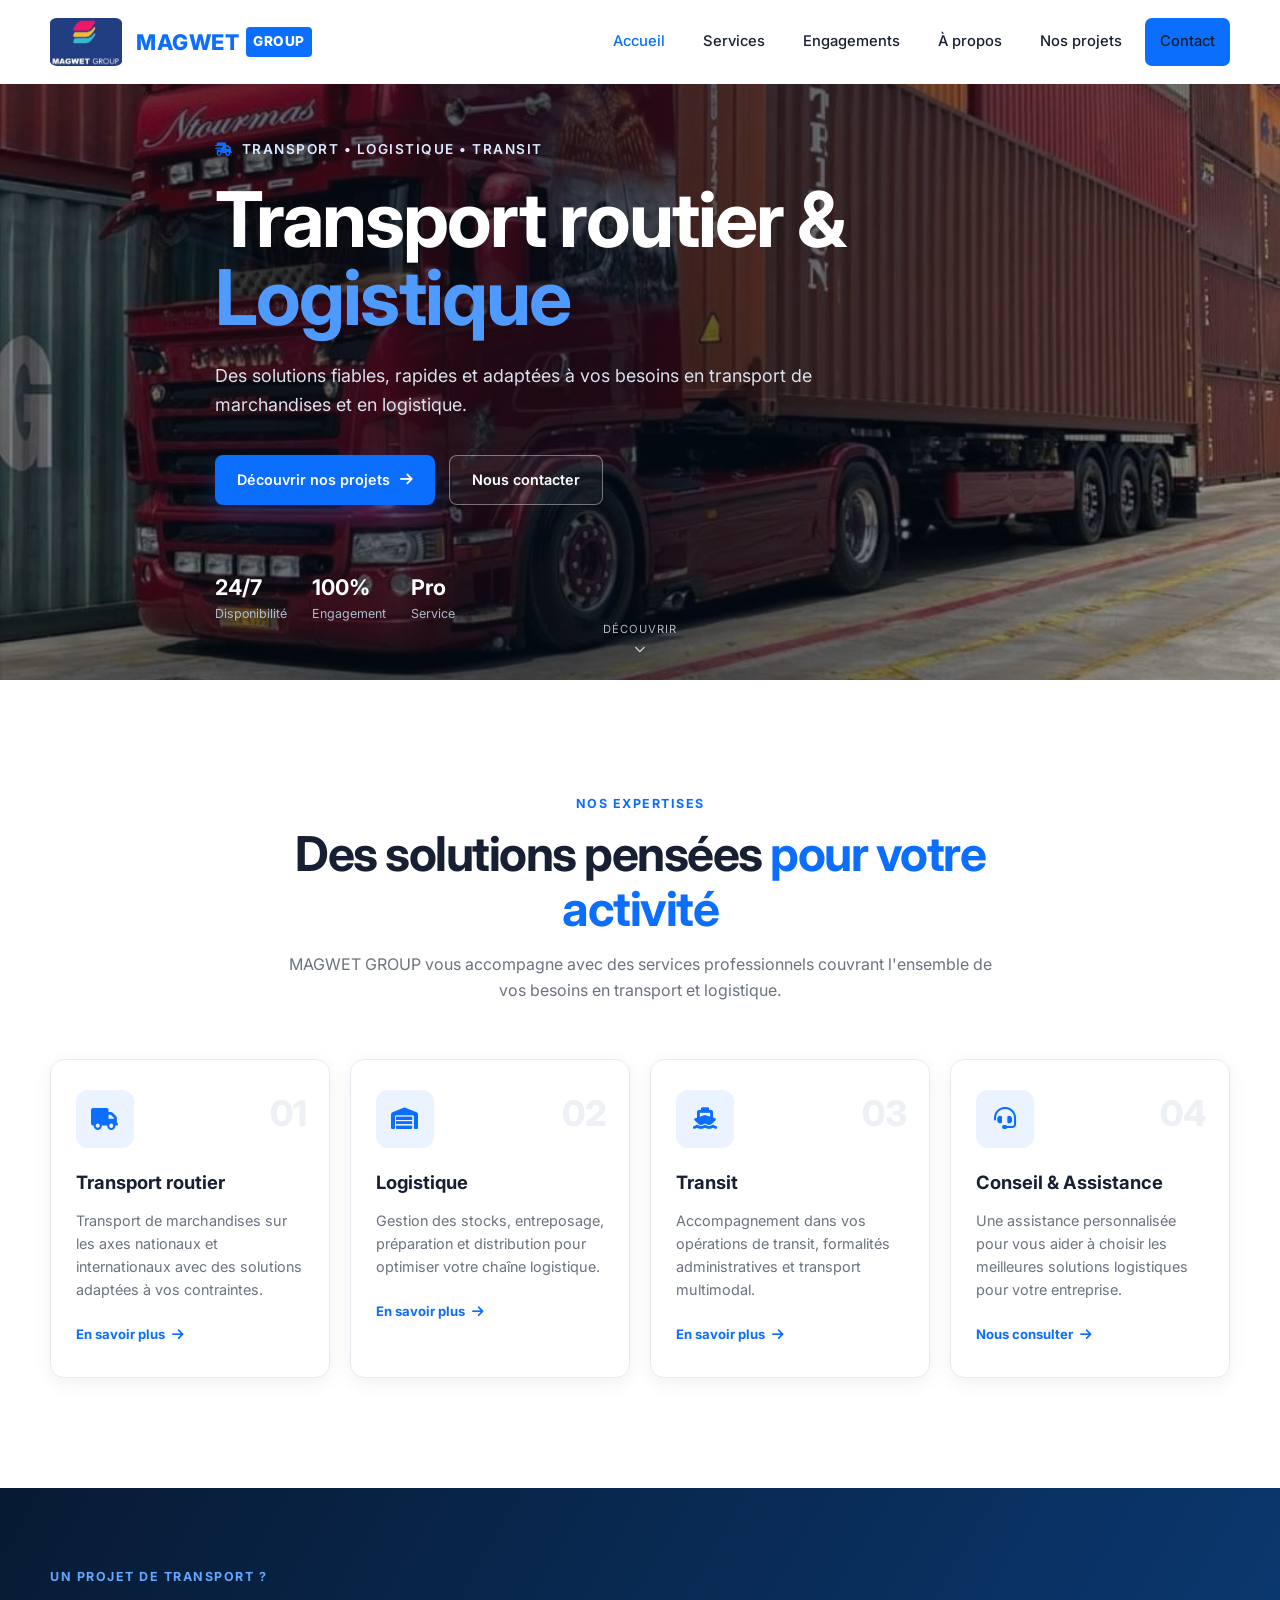
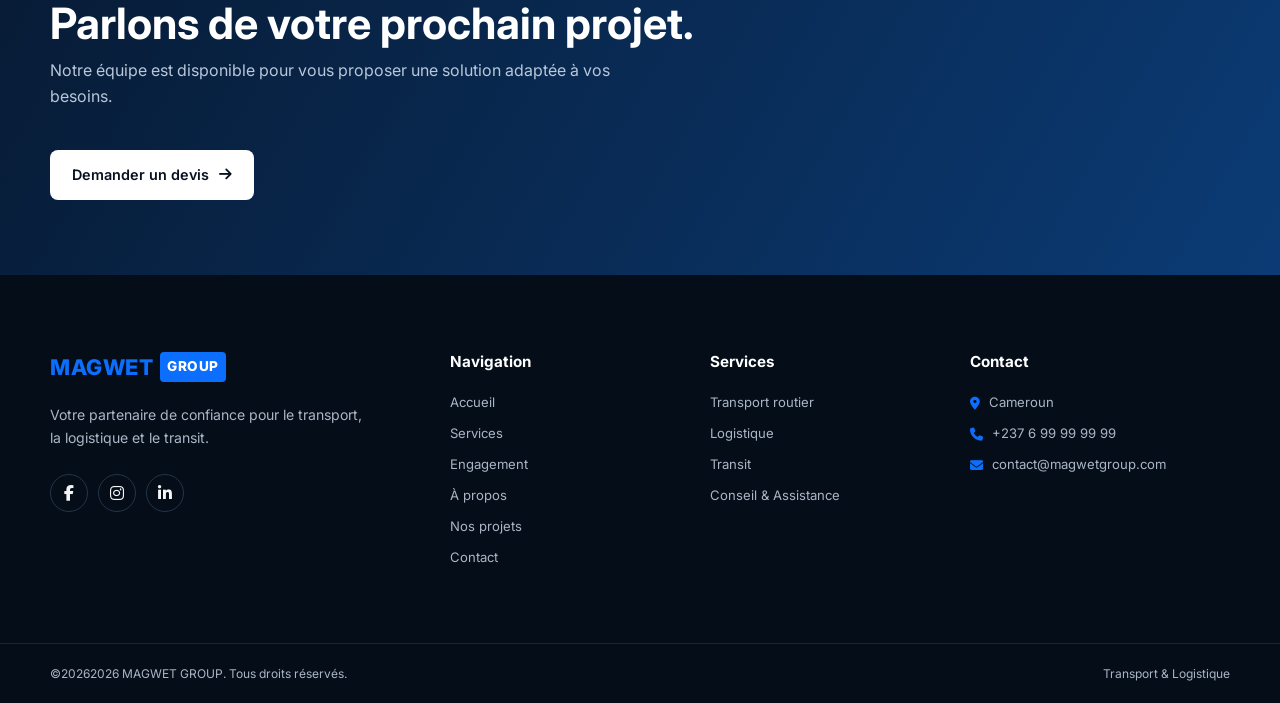
<file: index.html>
<!doctype html>

<html lang="fr">
  <head>
    <meta charset="UTF-8" />
    <meta name="viewport" content="width=device-width, initial-scale=1.0" />
    <title>MAGWET GROUP | Transport & Logistique</title>

    <meta name="description" content="MAGWET GROUP - Solutions professionnelles de transport routier, logistique, transit et assistance." />

    <!-- Google Fonts -->
    <link rel="preconnect" href="https://fonts.googleapis.com" />
    <link rel="preconnect" href="https://fonts.gstatic.com" crossorigin />
    <link href="https://fonts.googleapis.com/css2?family=Inter:wght@400;500;600;700;800&display=swap" rel="stylesheet" />

    <!-- Font Awesome -->
    <link rel="stylesheet" href="https://cdnjs.cloudflare.com/ajax/libs/font-awesome/6.5.2/css/all.min.css" />

    <!-- AOS -->
    <link rel="stylesheet" href="https://unpkg.com/aos@2.3.1/dist/aos.css" />

    <!-- CSS principal -->
    <link rel="stylesheet" href="assets/css/style.css" />
  </head>

  <body>
    <!-- ================= HEADER ================= -->
    <header class="site-header" id="siteHeader">
      <div class="container header-inner">
        <img src="assets/image/WhatsApp Image 2026-08-10 at 15.58.47.jpeg" alt="Logo MAGWET GROUP" class="logo" />
        <a href="index.html" class="brand">
          <span class="brand-main">MAGWET</span>
          <span class="brand-sub">GROUP</span>
        </a>

        <button class="nav-toggle" id="navToggle" aria-label="Ouvrir le menu" aria-expanded="false">
          <i class="fas fa-bars"></i>
        </button>

        <nav class="main-nav">
          <ul class="nav-list" id="navList">
            <li>
              <a href="index.html" class="nav-link active"> Accueil </a>
            </li>

            <li>
              <a href="services.html" class="nav-link"> Services </a>
            </li>

            <li>
              <a href="engagement.html" class="nav-link"> Engagements </a>
            </li>

            <li>
              <a href="a-propos.html" class="nav-link"> À propos </a>
            </li>

            <li>
              <a href="nosprojets.html" class="nav-link"> Nos projets </a>
            </li>

            <li>
              <a href="contact.html" class="nav-link nav-contact"> Contact </a>
            </li>
          </ul>
        </nav>
      </div>
    </header>

    <!-- ================= MAIN ================= -->
    <main>
      <!-- HERO -->
      <section class="hero" id="hero">
        <div class="hero-overlay"></div>

        <div class="container hero-content" data-aos="fade-up">
          <span class="hero-tag">
            <i class="fas fa-truck-fast"></i>
            Transport • Logistique • Transit
          </span>

          <h1>
            Transport routier &
            <span>Logistique</span>
          </h1>

          <p>Des solutions fiables, rapides et adaptées à vos besoins en transport de marchandises et en logistique.</p>

          <div class="hero-buttons">
            <a href="nosprojets.html" class="btn btn-primary">
              Découvrir nos projets
              <i class="fas fa-arrow-right"></i>
            </a>

            <a href="contact.html" class="btn btn-outline"> Nous contacter </a>
          </div>

          <div class="hero-stats">
            <div class="hero-stat">
              <strong>24/7</strong>
              <span>Disponibilité</span>
            </div>

            <div class="hero-stat">
              <strong>100%</strong>
              <span>Engagement</span>
            </div>

            <div class="hero-stat">
              <strong>Pro</strong>
              <span>Service</span>
            </div>
          </div>
        </div>

        <div class="hero-scroll">
          <span>Découvrir</span>
          <i class="fas fa-chevron-down"></i>
        </div>
      </section>

      <!-- SERVICES -->
      <section class="services section" id="services">
        <div class="container">
          <div class="section-heading" data-aos="fade-up">
            <span class="section-tag"> Nos expertises </span>

            <h2>
              Des solutions pensées
              <span>pour votre activité</span>
            </h2>

            <p>MAGWET GROUP vous accompagne avec des services professionnels couvrant l'ensemble de vos besoins en transport et logistique.</p>
          </div>

          <div class="cards">
            <!-- SERVICE 1 -->
            <article class="card" data-aos="fade-up" data-aos-delay="100">
              <div class="card-icon">
                <i class="fas fa-truck"></i>
              </div>

              <span class="card-number">01</span>

              <h3>Transport routier</h3>

              <p>Transport de marchandises sur les axes nationaux et internationaux avec des solutions adaptées à vos contraintes.</p>

              <a href="services.html#transport" class="card-link">
                En savoir plus
                <i class="fas fa-arrow-right"></i>
              </a>
            </article>

            <!-- SERVICE 2 -->
            <article class="card" data-aos="fade-up" data-aos-delay="200">
              <div class="card-icon">
                <i class="fas fa-warehouse"></i>
              </div>

              <span class="card-number">02</span>

              <h3>Logistique</h3>

              <p>Gestion des stocks, entreposage, préparation et distribution pour optimiser votre chaîne logistique.</p>

              <a href="services.html#logistique" class="card-link">
                En savoir plus
                <i class="fas fa-arrow-right"></i>
              </a>
            </article>

            <!-- SERVICE 3 -->
            <article class="card" data-aos="fade-up" data-aos-delay="300">
              <div class="card-icon">
                <i class="fas fa-ship"></i>
              </div>

              <span class="card-number">03</span>

              <h3>Transit</h3>

              <p>Accompagnement dans vos opérations de transit, formalités administratives et transport multimodal.</p>

              <a href="services.html#transit" class="card-link">
                En savoir plus
                <i class="fas fa-arrow-right"></i>
              </a>
            </article>

            <!-- SERVICE 4 -->
            <article class="card" data-aos="fade-up" data-aos-delay="400">
              <div class="card-icon">
                <i class="fas fa-headset"></i>
              </div>

              <span class="card-number">04</span>

              <h3>Conseil & Assistance</h3>

              <p>Une assistance personnalisée pour vous aider à choisir les meilleures solutions logistiques pour votre entreprise.</p>

              <a href="contact.html" class="card-link">
                Nous consulter
                <i class="fas fa-arrow-right"></i>
              </a>
            </article>
          </div>
        </div>
      </section>

      <!-- CTA -->
      <section class="cta-section">
        <div class="container cta-content" data-aos="zoom-in">
          <div>
            <span class="section-tag light"> Un projet de transport ? </span>

            <h2>Parlons de votre prochain projet.</h2>

            <p>Notre équipe est disponible pour vous proposer une solution adaptée à vos besoins.</p>
          </div>

          <a href="contact.html" class="btn btn-light">
            Demander un devis
            <i class="fas fa-arrow-right"></i>
          </a>
        </div>
      </section>
    </main>

    <!-- ================= FOOTER ================= -->
    <footer class="site-footer">
      <div class="container footer-grid">
        <div class="footer-brand">
          <a href="index.html" class="brand footer-logo">
            <span class="brand-main">MAGWET</span>
            <span class="brand-sub">GROUP</span>
          </a>

          <p>Votre partenaire de confiance pour le transport, la logistique et le transit.</p>

          <div class="social-links">
            <a href="#" aria-label="Facebook">
              <i class="fab fa-facebook-f"></i>
            </a>

            <a href="https://www.instagram.com/accounts/edit/" aria-label="Instagram">
              <i class="fab fa-instagram"></i>
            </a>

            <a href="https://www.linkedin.com/company/magwet-group" aria-label="LinkedIn">
              <i class="fab fa-linkedin-in"></i>
            </a>
          </div>
        </div>

        <div class="footer-column">
          <h3>Navigation</h3>

          <a href="index.html">Accueil</a>
          <a href="services.html">Services</a>
          <a href="engagement.html">Engagement</a>
          <a href="a-propos.html">À propos</a>
          <a href="nosprojets.html">Nos projets</a>
          <a href="contact.html">Contact</a>
        </div>

        <div class="footer-column">
          <h3>Services</h3>

          <a href="services.html#transport"> Transport routier </a>

          <a href="services.html#logistique"> Logistique </a>

          <a href="services.html#transit"> Transit </a>

          <a href="contact.html"> Conseil & Assistance </a>
        </div>

        <div class="footer-column">
          <h3>Contact</h3>

          <p>
            <i class="fas fa-location-dot"></i>
            Cameroun
          </p>

          <p>
            <i class="fas fa-phone"></i>
            <a href="tel:+237 6 99 99 99 99">+237 6 99 99 99 99</a>
          </p>

          <p>
            <i class="fas fa-envelope"></i>
            <a href="mailto:contact@magwetgroup.com">contact@magwetgroup.com</a>
          </p>
        </div>
      </div>

      <div class="footer-bottom">
        <div class="container">
          <p>
            ©2026<span id="year"></span>
            MAGWET GROUP. Tous droits réservés.
          </p>

          <p>Transport & Logistique</p>
        </div>
      </div>
    </footer>

    <!-- BACK TO TOP -->
    <button id="backToTop" class="back-to-top" aria-label="Retour en haut">
      <i class="fas fa-arrow-up"></i>
    </button>

    <!-- AOS JS -->
    <script src="https://unpkg.com/aos@2.3.1/dist/aos.js"></script>

    <!-- JavaScript principal -->
    <script src="assets/js/projets.js?v=2"></script>
  </body>
</html>
</file>
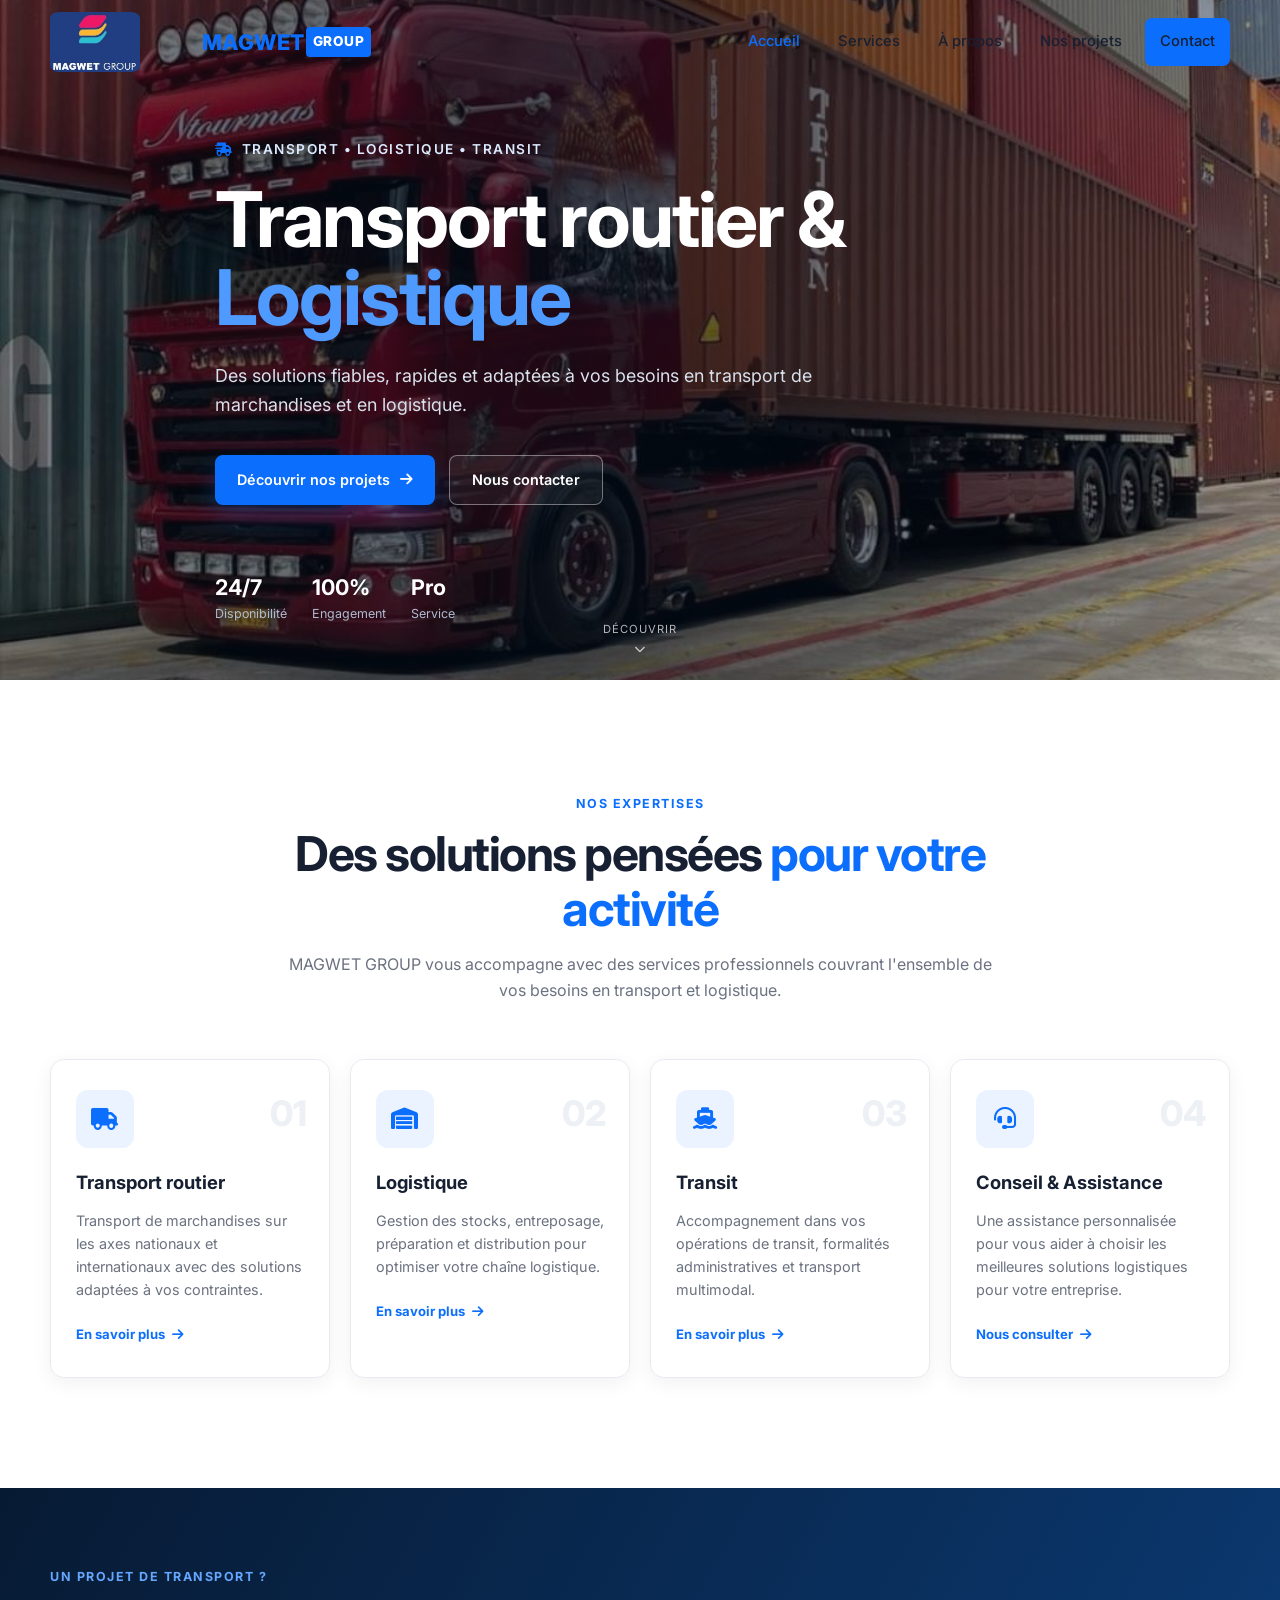
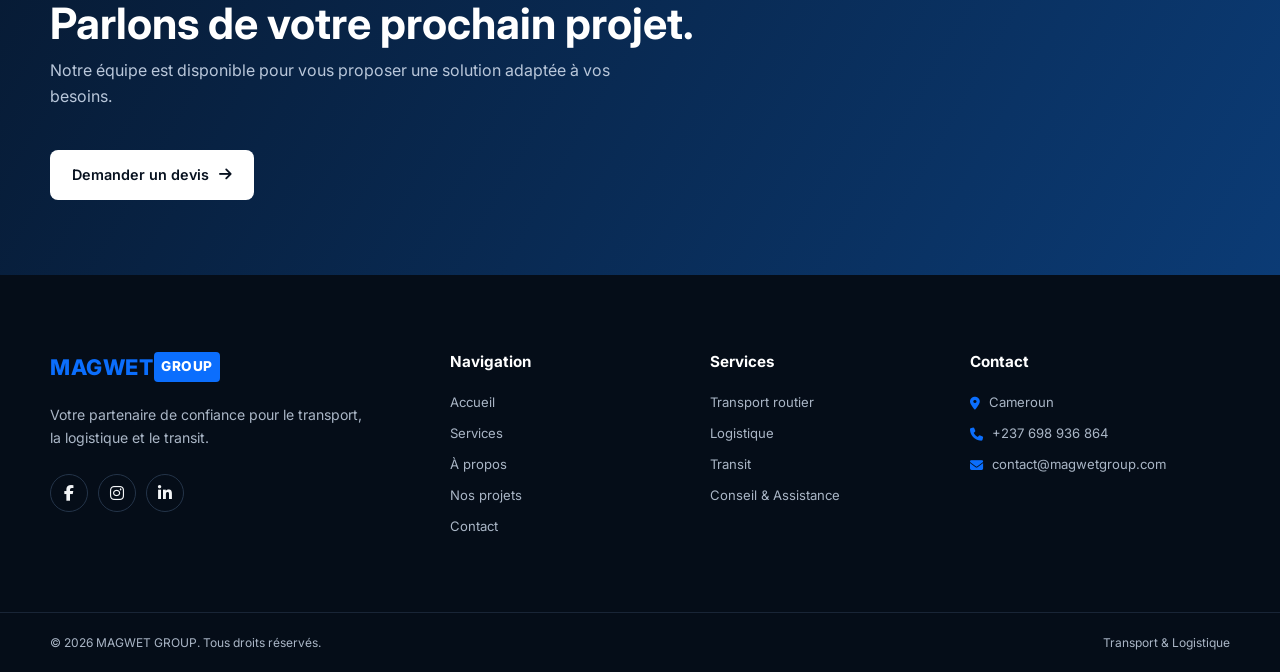
<file: Agence de transport/index.html>
<!doctype html>

<html lang="fr">
  <head>
    <meta charset="UTF-8" />
    <meta name="viewport" content="width=device-width, initial-scale=1.0" />
    <title>MAGWET GROUP | Transport & Logistique</title>

    <meta name="description" content="MAGWET GROUP - Solutions professionnelles de transport routier, logistique, transit et assistance." />

    <!-- Google Fonts -->
    <link rel="preconnect" href="https://fonts.googleapis.com" />
    <link rel="preconnect" href="https://fonts.gstatic.com" crossorigin />
    <link href="https://fonts.googleapis.com/css2?family=Inter:wght@400;500;600;700;800&display=swap" rel="stylesheet" />

    <!-- Font Awesome -->
    <link rel="stylesheet" href="https://cdnjs.cloudflare.com/ajax/libs/font-awesome/6.5.2/css/all.min.css" />

    <!-- AOS -->
    <link rel="stylesheet" href="https://unpkg.com/aos@2.3.1/dist/aos.css" />

    <!-- CSS principal -->
    <link rel="stylesheet" href="assets/css/style.css" />
  </head>

  <body>
    <!-- ================= HEADER ================= -->
    <header class="site-header" id="siteHeader">
      <div class="container header-inner">
        <img src="assets/image/WhatsApp Image 2026-08-10 at 15.58.47.jpeg" alt="Logo MAGWET GROUP" class="logo" />
        <a href="index.html" class="brand">
          <span class="brand-main">MAGWET</span>
          <span class="brand-sub">GROUP</span>
        </a>

        <button class="nav-toggle" id="navToggle" aria-label="Ouvrir le menu" aria-expanded="false">
          <i class="fas fa-bars"></i>
        </button>

        <nav class="main-nav">
          <ul class="nav-list" id="navList">
            <li>
              <a href="index.html" class="nav-link active"> Accueil </a>
            </li>

            <li>
              <a href="services.html" class="nav-link"> Services </a>
            </li>

            <li>
              <a href="a-propos.html" class="nav-link"> À propos </a>
            </li>

            <li>
              <a href="nosprojets.html" class="nav-link"> Nos projets </a>
            </li>

            <li>
              <a href="contact.html" class="nav-link nav-contact"> Contact </a>
            </li>
          </ul>
        </nav>
      </div>
    </header>

    <!-- ================= MAIN ================= -->
    <main>
      <!-- HERO -->
      <section class="hero" id="hero">
        <div class="hero-overlay"></div>

        <div class="container hero-content" data-aos="fade-up">
          <span class="hero-tag">
            <i class="fas fa-truck-fast"></i>
            Transport • Logistique • Transit
          </span>

          <h1>
            Transport routier &
            <span>Logistique</span>
          </h1>

          <p>Des solutions fiables, rapides et adaptées à vos besoins en transport de marchandises et en logistique.</p>

          <div class="hero-buttons">
            <a href="nosprojets.html" class="btn btn-primary">
              Découvrir nos projets
              <i class="fas fa-arrow-right"></i>
            </a>

            <a href="contact.html" class="btn btn-outline"> Nous contacter </a>
          </div>

          <div class="hero-stats">
            <div class="hero-stat">
              <strong>24/7</strong>
              <span>Disponibilité</span>
            </div>

            <div class="hero-stat">
              <strong>100%</strong>
              <span>Engagement</span>
            </div>

            <div class="hero-stat">
              <strong>Pro</strong>
              <span>Service</span>
            </div>
          </div>
        </div>

        <div class="hero-scroll">
          <span>Découvrir</span>
          <i class="fas fa-chevron-down"></i>
        </div>
      </section>

      <!-- SERVICES -->
      <section class="services section" id="services">
        <div class="container">
          <div class="section-heading" data-aos="fade-up">
            <span class="section-tag"> Nos expertises </span>

            <h2>
              Des solutions pensées
              <span>pour votre activité</span>
            </h2>

            <p>MAGWET GROUP vous accompagne avec des services professionnels couvrant l'ensemble de vos besoins en transport et logistique.</p>
          </div>

          <div class="cards">
            <!-- SERVICE 1 -->
            <article class="card" data-aos="fade-up" data-aos-delay="100">
              <div class="card-icon">
                <i class="fas fa-truck"></i>
              </div>

              <span class="card-number">01</span>

              <h3>Transport routier</h3>

              <p>Transport de marchandises sur les axes nationaux et internationaux avec des solutions adaptées à vos contraintes.</p>

              <a href="services.html#transport" class="card-link">
                En savoir plus
                <i class="fas fa-arrow-right"></i>
              </a>
            </article>

            <!-- SERVICE 2 -->
            <article class="card" data-aos="fade-up" data-aos-delay="200">
              <div class="card-icon">
                <i class="fas fa-warehouse"></i>
              </div>

              <span class="card-number">02</span>

              <h3>Logistique</h3>

              <p>Gestion des stocks, entreposage, préparation et distribution pour optimiser votre chaîne logistique.</p>

              <a href="services.html#logistique" class="card-link">
                En savoir plus
                <i class="fas fa-arrow-right"></i>
              </a>
            </article>

            <!-- SERVICE 3 -->
            <article class="card" data-aos="fade-up" data-aos-delay="300">
              <div class="card-icon">
                <i class="fas fa-ship"></i>
              </div>

              <span class="card-number">03</span>

              <h3>Transit</h3>

              <p>Accompagnement dans vos opérations de transit, formalités administratives et transport multimodal.</p>

              <a href="services.html#transit" class="card-link">
                En savoir plus
                <i class="fas fa-arrow-right"></i>
              </a>
            </article>

            <!-- SERVICE 4 -->
            <article class="card" data-aos="fade-up" data-aos-delay="400">
              <div class="card-icon">
                <i class="fas fa-headset"></i>
              </div>

              <span class="card-number">04</span>

              <h3>Conseil & Assistance</h3>

              <p>Une assistance personnalisée pour vous aider à choisir les meilleures solutions logistiques pour votre entreprise.</p>

              <a href="contact.html" class="card-link">
                Nous consulter
                <i class="fas fa-arrow-right"></i>
              </a>
            </article>
          </div>
        </div>
      </section>

      <!-- CTA -->
      <section class="cta-section">
        <div class="container cta-content" data-aos="zoom-in">
          <div>
            <span class="section-tag light"> Un projet de transport ? </span>

            <h2>Parlons de votre prochain projet.</h2>

            <p>Notre équipe est disponible pour vous proposer une solution adaptée à vos besoins.</p>
          </div>

          <a href="contact.html" class="btn btn-light">
            Demander un devis
            <i class="fas fa-arrow-right"></i>
          </a>
        </div>
      </section>
    </main>

    <!-- ================= FOOTER ================= -->
    <footer class="site-footer">
      <div class="container footer-grid">
        <div class="footer-brand">
          <a href="index.html" class="brand footer-logo">
            <span class="brand-main">MAGWET</span>
            <span class="brand-sub">GROUP</span>
          </a>

          <p>Votre partenaire de confiance pour le transport, la logistique et le transit.</p>

          <div class="social-links">
            <a href="#" aria-label="Facebook">
              <i class="fab fa-facebook-f"></i>
            </a>

            <a href="#" aria-label="Instagram">
              <i class="fab fa-instagram"></i>
            </a>

            <a href="#" aria-label="LinkedIn">
              <i class="fab fa-linkedin-in"></i>
            </a>
          </div>
        </div>

        <div class="footer-column">
          <h3>Navigation</h3>

          <a href="index.html">Accueil</a>
          <a href="#services">Services</a>
          <a href="a-propos.html">À propos</a>
          <a href="nosprojets.html">Nos projets</a>
          <a href="contact.html">Contact</a>
        </div>

        <div class="footer-column">
          <h3>Services</h3>

          <a href="services.html#transport"> Transport routier </a>

          <a href="services.html#logistique"> Logistique </a>

          <a href="services.html#transit"> Transit </a>

          <a href="contact.html"> Conseil & Assistance </a>
        </div>

        <div class="footer-column">
          <h3>Contact</h3>

          <p>
            <i class="fas fa-location-dot"></i>
            Cameroun
          </p>

          <p>
            <i class="fas fa-phone"></i>
            +237 698 936 864
          </p>

          <p>
            <i class="fas fa-envelope"></i>
            contact@magwetgroup.com
          </p>
        </div>
      </div>

      <div class="footer-bottom">
        <div class="container">
          <p>
            © <span id="year"></span>
            MAGWET GROUP. Tous droits réservés.
          </p>

          <p>Transport & Logistique</p>
        </div>
      </div>
    </footer>

    <!-- BACK TO TOP -->
    <button id="backToTop" class="back-to-top" aria-label="Retour en haut">
      <i class="fas fa-arrow-up"></i>
    </button>

    <!-- AOS JS -->
    <script src="https://unpkg.com/aos@2.3.1/dist/aos.js"></script>

    <!-- JavaScript principal -->
    <script src="assets/js/projets.js"></script>
  </body>
</html>
</file>
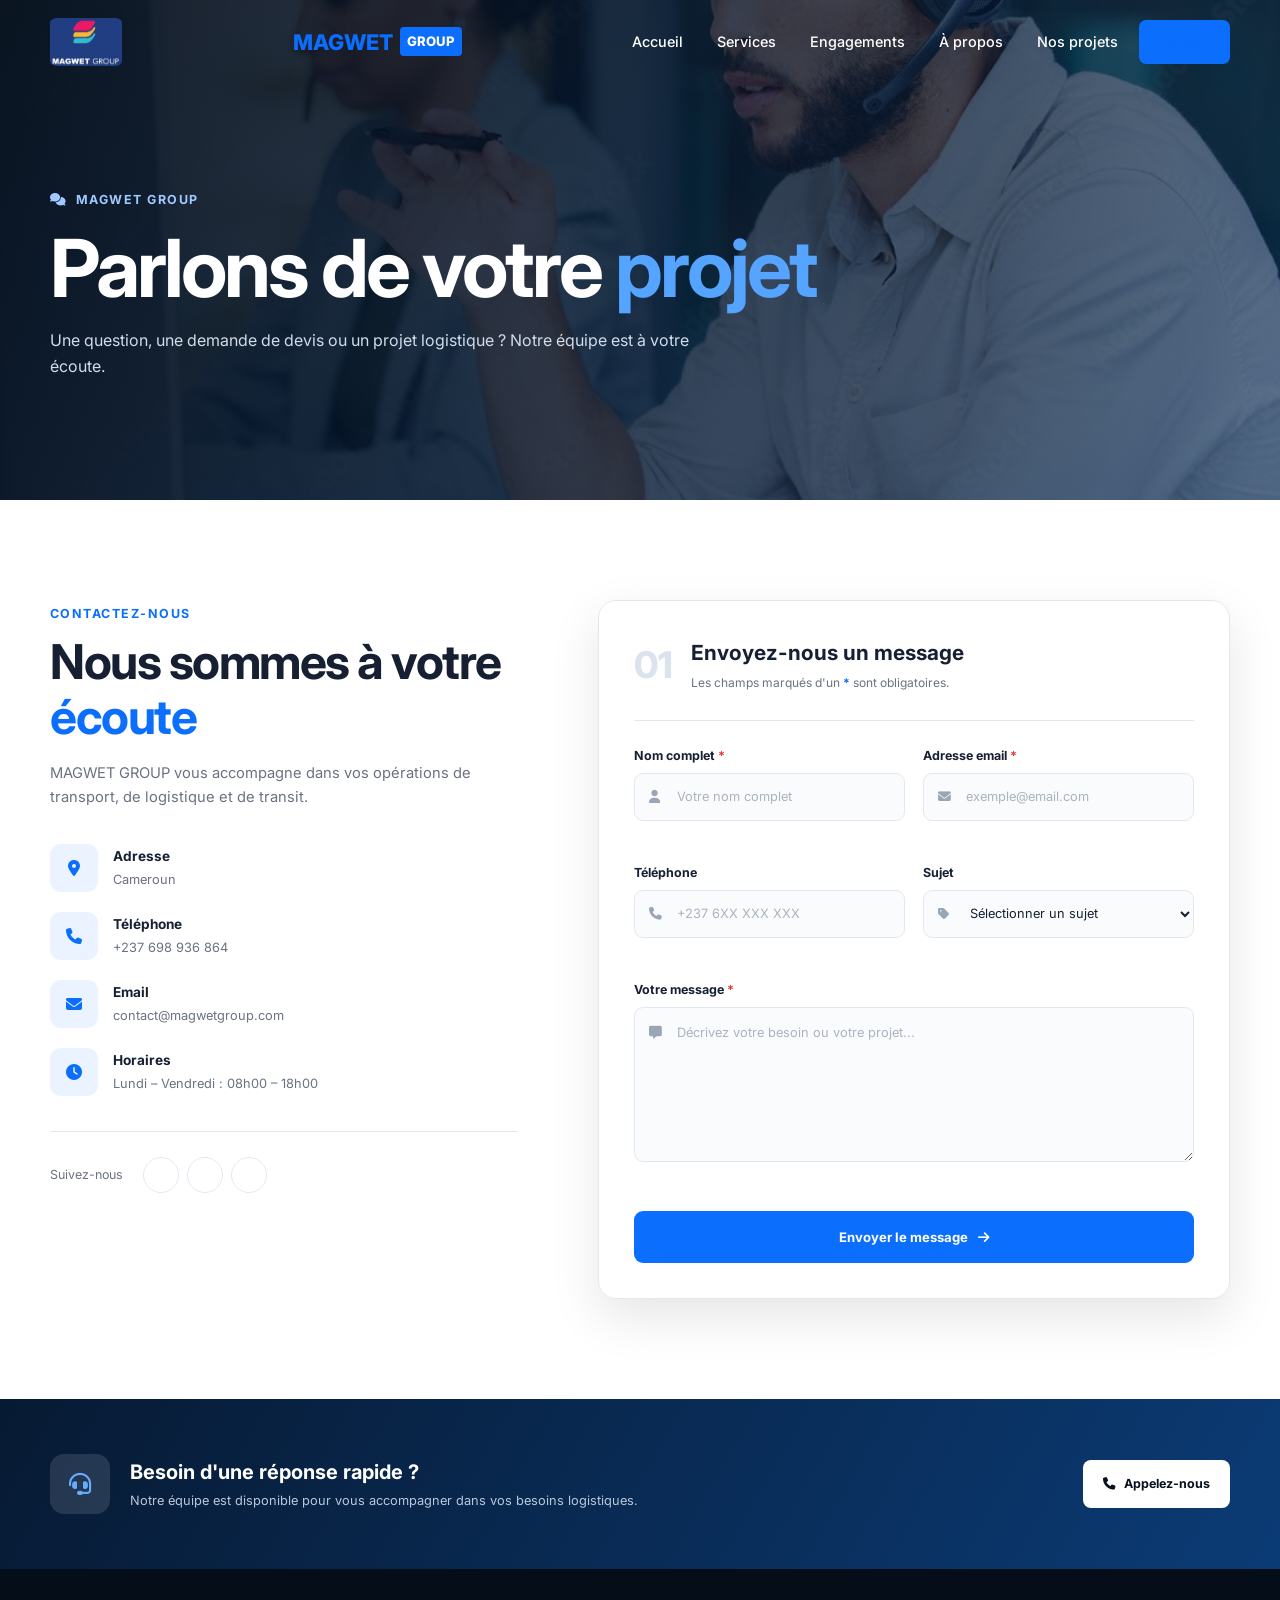
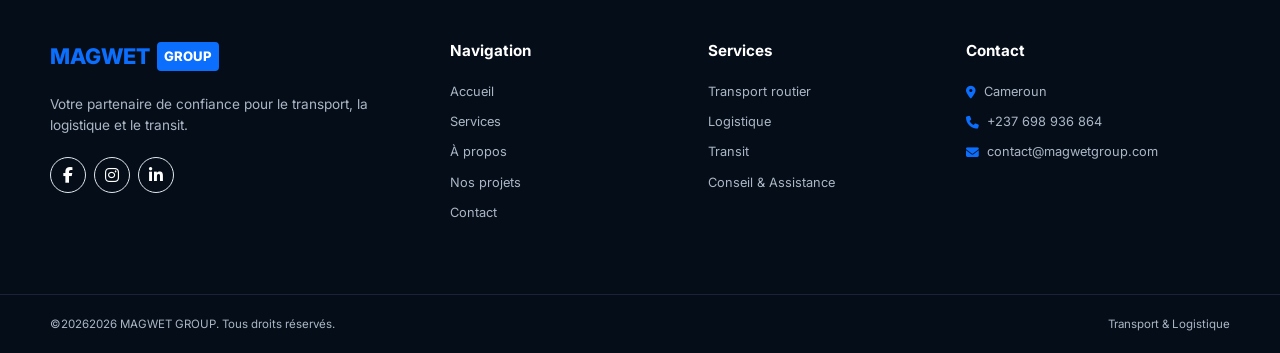
<file: contact.html>
<!doctype html>

<html lang="fr">
  <head>
    <meta charset="UTF-8" />
    <meta name="viewport" content="width=device-width, initial-scale=1.0" />
    <title>Contact | MAGWET GROUP</title>

    <meta name="description" content="Contactez MAGWET GROUP pour vos besoins en transport routier, logistique, transit et maintenance." />

    <link rel="preconnect" href="https://fonts.googleapis.com" />
    <link rel="preconnect" href="https://fonts.gstatic.com" crossorigin />

    <link href="https://fonts.googleapis.com/css2?family=Inter:wght@400;500;600;700;800&display=swap" rel="stylesheet" />

    <link rel="stylesheet" href="https://cdnjs.cloudflare.com/ajax/libs/font-awesome/6.5.2/css/all.min.css" />

    <link rel="stylesheet" href="https://unpkg.com/aos@2.3.1/dist/aos.css" />

    <link rel="stylesheet" href="assets/css/contact.css" />
  </head>

  <body>
    <!-- HEADER -->

    <header class="site-header" id="siteHeader">
      <div class="container header-inner">
        <img src="assets/image/WhatsApp Image 2026-08-10 at 15.58.47.jpeg" alt="Logo MAGWET GROUP" class="logo" />
        <a href="index.html" class="brand">
          <span class="brand-main">MAGWET</span>
          <span class="brand-sub">GROUP</span>
        </a>

        <button class="nav-toggle" id="navToggle" aria-label="Ouvrir le menu" aria-expanded="false">
          <i class="fas fa-bars"></i>
        </button>

        <nav class="main-nav">
          <ul class="nav-list" id="navList">
            <li>
              <a href="index.html" class="nav-link"> Accueil </a>
            </li>

            <li>
              <a href="services.html" class="nav-link"> Services </a>
            </li>

            <li>
              <a href="engagement.html" class="nav-link"> Engagements </a>
            </li>

            <li>
              <a href="a-propos.html" class="nav-link"> À propos </a>
            </li>

            <li>
              <a href="nosprojets.html" class="nav-link"> Nos projets </a>
            </li>

            <li>
              <a href="contact.html" class="nav-link active nav-contact"> Contact </a>
            </li>
          </ul>
        </nav>
      </div>
    </header>

    <!-- HERO -->

    <section class="contact-hero">
      <div class="hero-overlay"></div>

      <div class="container hero-content" data-aos="fade-up">
        <span class="hero-tag">
          <i class="fas fa-comments"></i>
          MAGWET GROUP
        </span>

        <h1>
          Parlons de votre
          <span>projet</span>
        </h1>

        <p>Une question, une demande de devis ou un projet logistique ? Notre équipe est à votre écoute.</p>
      </div>
    </section>

    <!-- CONTACT -->

    <main>
      <section class="contact-section">
        <div class="container">
          <div class="contact-grid">
            <!-- INFORMATIONS -->

            <div class="contact-info" data-aos="fade-right">
              <span class="section-tag"> Contactez-nous </span>

              <h2>
                Nous sommes à votre
                <span>écoute</span>
              </h2>

              <p class="intro">MAGWET GROUP vous accompagne dans vos opérations de transport, de logistique et de transit.</p>

              <div class="info-list">
                <div class="info-item">
                  <div class="info-icon">
                    <i class="fas fa-location-dot"></i>
                  </div>

                  <div>
                    <h3>Adresse</h3>
                    <p>Cameroun</p>
                  </div>
                </div>

                <div class="info-item">
                  <div class="info-icon">
                    <i class="fas fa-phone"></i>
                  </div>

                  <div>
                    <h3>Téléphone</h3>
                    <p>+237 698 936 864</p>
                  </div>
                </div>

                <div class="info-item">
                  <div class="info-icon">
                    <i class="fas fa-envelope"></i>
                  </div>

                  <div>
                    <h3>Email</h3>
                    <p>contact@magwetgroup.com</p>
                  </div>
                </div>

                <div class="info-item">
                  <div class="info-icon">
                    <i class="fas fa-clock"></i>
                  </div>

                  <div>
                    <h3>Horaires</h3>
                    <p>Lundi – Vendredi : 08h00 – 18h00</p>
                  </div>
                </div>
              </div>

              <div class="contact-social">
                <span> Suivez-nous </span>

                <div class="social-links">
                  <a href="#" aria-label="Facebook">
                    <i class="fab fa-facebook-f"></i>
                  </a>

                  <a href="#" aria-label="Instagram">
                    <i class="fab fa-instagram"></i>
                  </a>

                  <a href="#" aria-label="LinkedIn">
                    <i class="fab fa-linkedin-in"></i>
                  </a>
                </div>
              </div>
            </div>

            <!-- FORMULAIRE -->

            <div class="contact-card" data-aos="fade-left">
              <div class="form-header">
                <span class="form-number"> 01 </span>

                <div>
                  <h2>Envoyez-nous un message</h2>

                  <p>
                    Les champs marqués d'un
                    <strong>*</strong> sont obligatoires.
                  </p>
                </div>
              </div>

              <form id="contactForm" class="contact-form" novalidate>
                <div class="form-row">
                  <div class="form-group">
                    <label for="name">
                      Nom complet
                      <span>*</span>
                    </label>

                    <div class="input-wrapper">
                      <i class="fas fa-user"></i>

                      <input type="text" id="name" name="name" placeholder="Votre nom complet" autocomplete="name" required />
                    </div>

                    <small class="error-message"></small>
                  </div>

                  <div class="form-group">
                    <label for="email">
                      Adresse email
                      <span>*</span>
                    </label>

                    <div class="input-wrapper">
                      <i class="fas fa-envelope"></i>

                      <input type="email" id="email" name="email" placeholder="exemple@email.com" autocomplete="email" required />
                    </div>

                    <small class="error-message"></small>
                  </div>
                </div>

                <div class="form-row">
                  <div class="form-group">
                    <label for="phone"> Téléphone </label>

                    <div class="input-wrapper">
                      <i class="fas fa-phone"></i>

                      <input type="tel" id="phone" name="phone" placeholder="+237 6XX XXX XXX" autocomplete="tel" />
                    </div>

                    <small class="error-message"></small>
                  </div>

                  <div class="form-group">
                    <label for="subject"> Sujet </label>

                    <div class="input-wrapper">
                      <i class="fas fa-tag"></i>

                      <select id="subject" name="subject">
                        <option value="">Sélectionner un sujet</option>

                        <option value="transport">Transport routier</option>

                        <option value="logistique">Logistique</option>

                        <option value="transit">Transit</option>

                        <option value="maintenance">Maintenance</option>

                        <option value="devis">Demande de devis</option>

                        <option value="autre">Autre demande</option>
                      </select>
                    </div>
                  </div>
                </div>

                <div class="form-group">
                  <label for="message">
                    Votre message
                    <span>*</span>
                  </label>

                  <div class="textarea-wrapper">
                    <i class="fas fa-message"></i>

                    <textarea id="message" name="message" rows="6" placeholder="Décrivez votre besoin ou votre projet..." required></textarea>
                  </div>

                  <small class="error-message"></small>
                </div>

                <div id="formMessage" class="form-message" role="status" aria-live="polite"></div>

                <button type="submit" class="submit-btn" id="submitBtn">
                  <span> Envoyer le message </span>

                  <i class="fas fa-arrow-right"></i>
                </button>
              </form>
            </div>
          </div>
        </div>
      </section>

      <!-- CTA -->

      <section class="contact-cta">
        <div class="container" data-aos="zoom-in">
          <div class="cta-icon">
            <i class="fas fa-headset"></i>
          </div>

          <div class="cta-text">
            <h2>Besoin d'une réponse rapide ?</h2>

            <p>Notre équipe est disponible pour vous accompagner dans vos besoins logistiques.</p>
          </div>

          <a href="tel:+237000000000" class="btn btn-light">
            <i class="fas fa-phone"></i>
            Appelez-nous
          </a>
        </div>
      </section>
    </main>

    <!-- FOOTER -->

    <footer class="site-footer">
      <div class="container footer-grid">
        <div class="footer-brand">
          <a href="index.html" class="brand">
            <span class="brand-main"> MAGWET </span>

            <span class="brand-sub"> GROUP </span>
          </a>

          <p>Votre partenaire de confiance pour le transport, la logistique et le transit.</p>

          <div class="social-links">
            <a href="" aria-label="Facebook">
              <i class="fab fa-facebook-f"></i>
            </a>

            <a href="https://www.instagram.com/accounts/edit/" aria-label="Instagram">
              <i class="fab fa-instagram"></i>
            </a>

            <a href="https://www.linkedin.com/company/magwet-group" aria-label="LinkedIn">
              <i class="fab fa-linkedin-in"></i>
            </a>
          </div>
        </div>

        <div class="footer-column">
          <h3>Navigation</h3>

          <a href="index.html">Accueil</a>
          <a href="services.html">Services</a>
          <a href="a-propos.html">À propos</a>
          <a href="nosprojets.html">Nos projets</a>
          <a href="contact.html">Contact</a>
        </div>

        <div class="footer-column">
          <h3>Services</h3>

          <a href="services.html#transport"> Transport routier </a>

          <a href="services.html#logistique"> Logistique </a>

          <a href="services.html#transit"> Transit </a>

          <a href="services.html#conseil"> Conseil & Assistance </a>
        </div>

        <div class="footer-column">
          <h3>Contact</h3>

          <p>
            <i class="fas fa-location-dot"></i>
            Cameroun
          </p>

          <p>
            <i class="fas fa-phone"></i>
            +237 698 936 864
          </p>

          <p>
            <i class="fas fa-envelope"></i>
            <a href="mailto:contact@magwetgroup.com">contact@magwetgroup.com</a>
          </p>
        </div>
      </div>

      <div class="footer-bottom">
        <div class="container">
          <p>
            ©2026<span id="year"></span>
            MAGWET GROUP. Tous droits réservés.
          </p>

          <p>Transport & Logistique</p>
        </div>
      </div>
    </footer>

    <!-- BACK TO TOP -->

    <button id="backToTop" class="back-to-top" aria-label="Retour en haut">
      <i class="fas fa-arrow-up"></i>
    </button>

    <script src="https://unpkg.com/aos@2.3.1/dist/aos.js"></script>
    <script src="assets/js/contact.js"></script>
  </body>
</html>
</file>
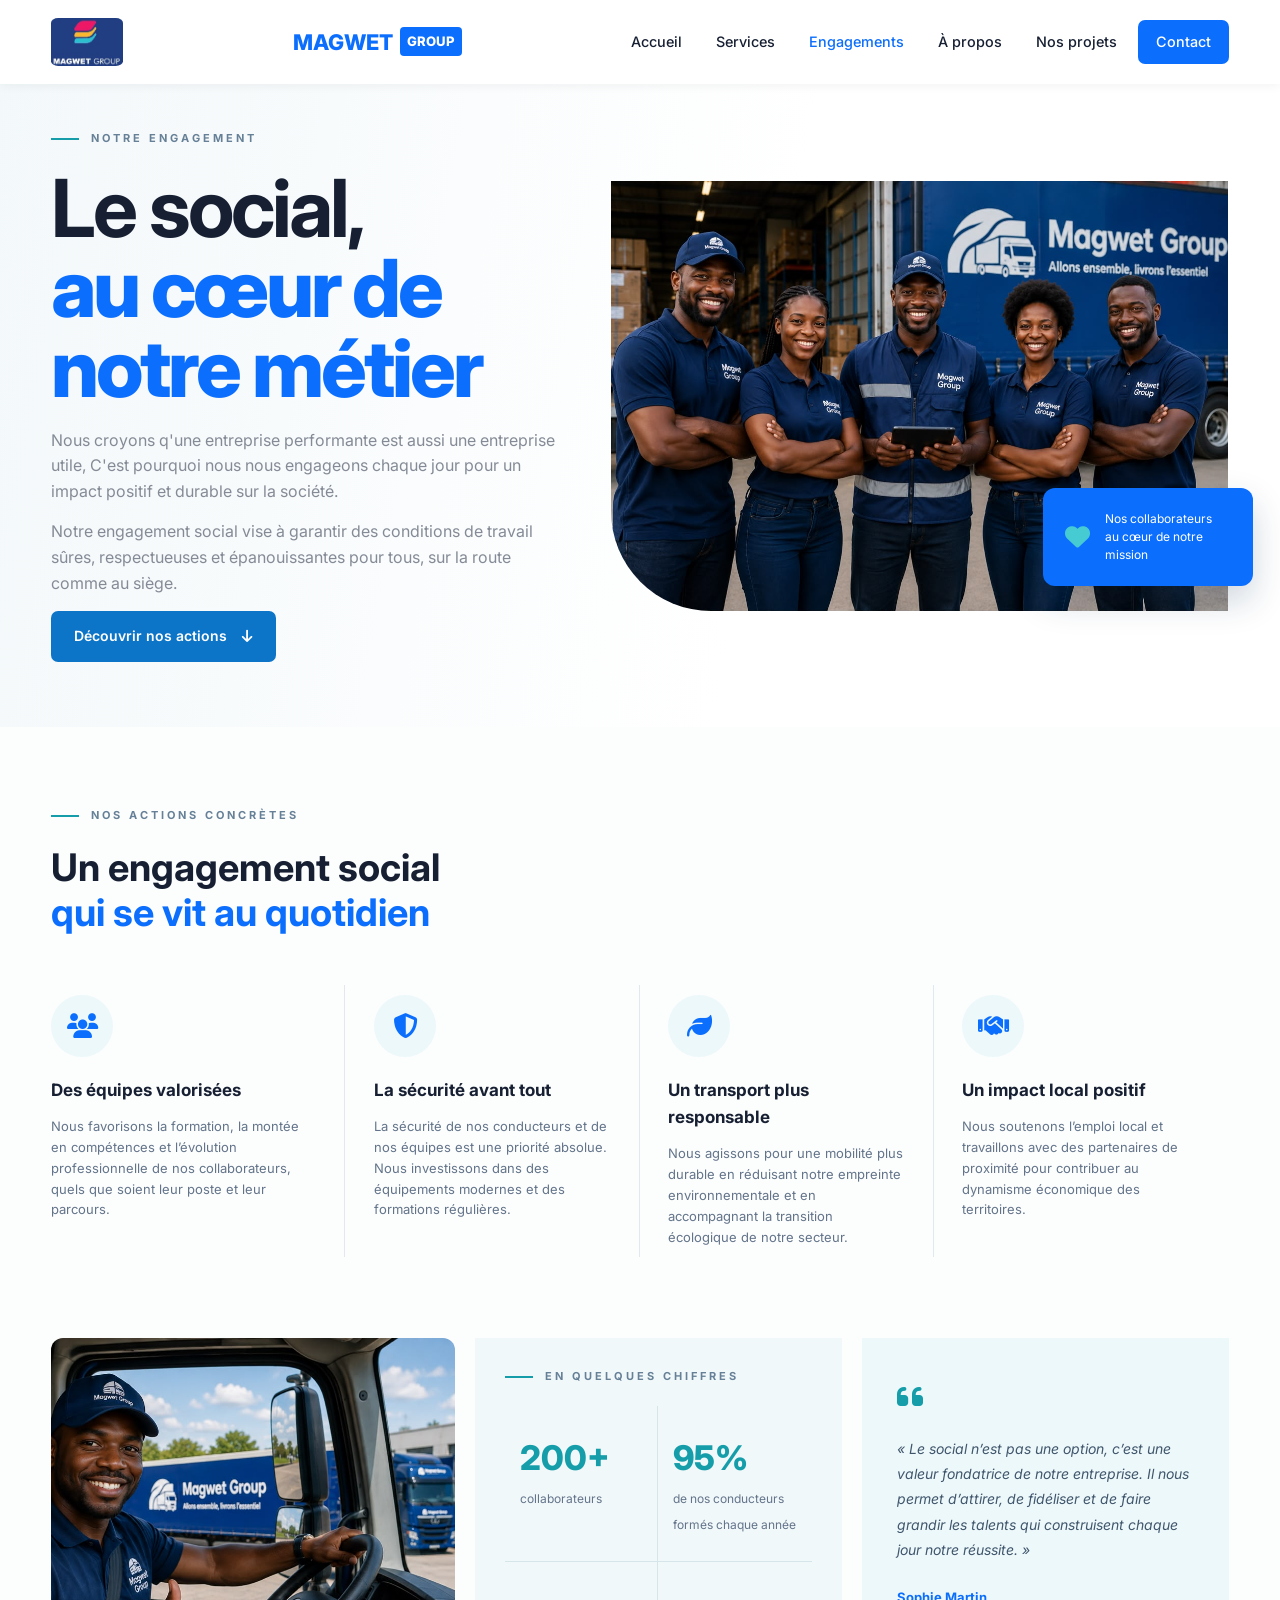
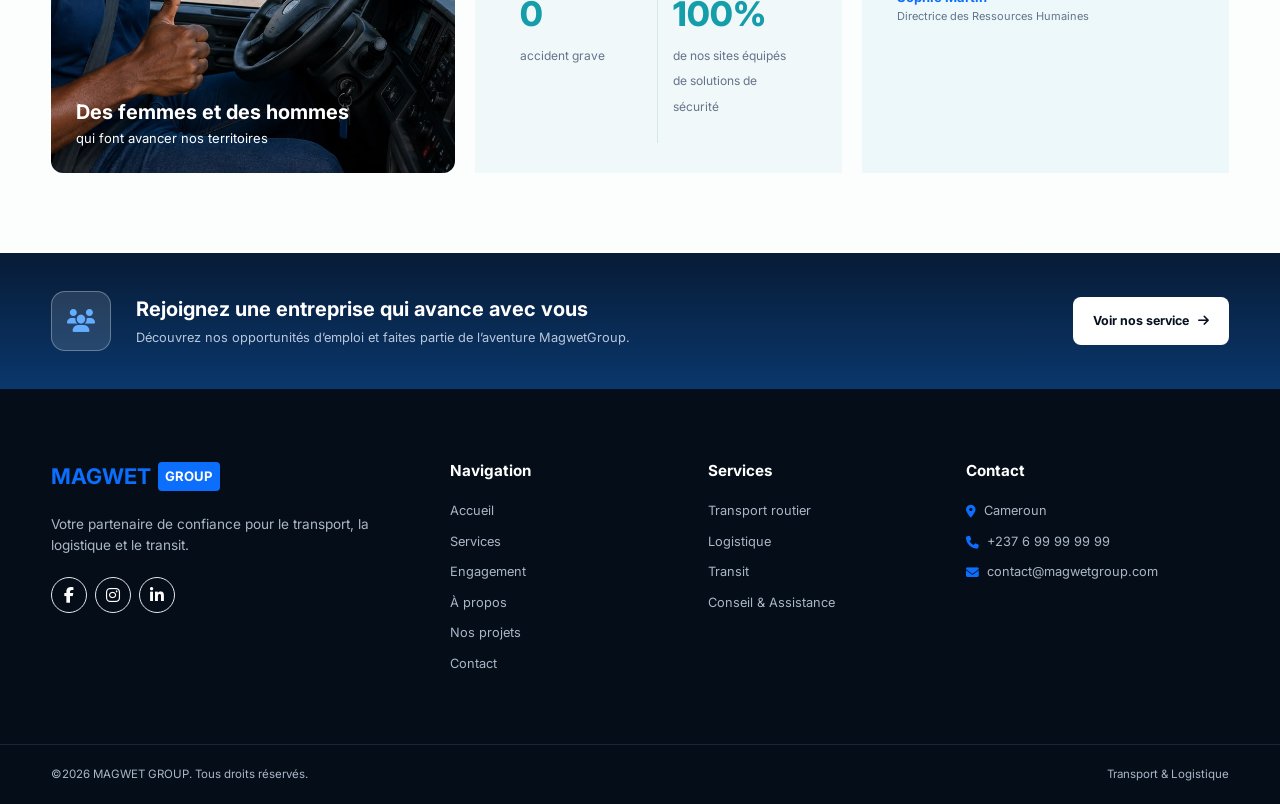
<file: engagement.html>
<!DOCTYPE html>
<html lang="fr">
<head>
    <meta charset="UTF-8">
    <meta name="viewport" content="width=device-width, initial-scale=1.0">
    <title>Engagement social - TransLogis</title>

    <!-- Google Fonts -->
    <link rel="preconnect" href="https://fonts.googleapis.com">
    <link rel="preconnect" href="https://fonts.gstatic.com" crossorigin>
    <link href="https://fonts.googleapis.com/css2?family=Inter:wght@400;500;600;700;800&display=swap" rel="stylesheet">

    <!-- CSS -->
    <link rel="stylesheet" href="./assets/css/engagement.css">

    <!-- AOS -->
    <link rel="stylesheet" href="https://unpkg.com/aos@2.3.1/dist/aos.css" />

    <!-- Icons -->
    <link rel="stylesheet"
          href="https://cdnjs.cloudflare.com/ajax/libs/font-awesome/6.5.2/css/all.min.css">
</head>

<body>

    <!-- ================= HEADER ================= -->
    <header class="site-header" id="siteHeader">
      <div class="container header-inner">
        <img src="assets/image/WhatsApp Image 2026-08-10 at 15.58.47.jpeg" alt="Logo MAGWET GROUP" class="logo" />
        <a href="index.html" class="brand">
          <span class="brand-main">MAGWET</span>
          <span class="brand-sub">GROUP</span>
        </a>

        <button class="nav-toggle" id="navToggle" aria-label="Ouvrir le menu" aria-expanded="false">
          <i class="fas fa-bars"></i>
        </button>

        <nav class="main-nav">
          <ul class="nav-list" id="navList">
            <li>
              <a href="index.html" class="nav-link "> Accueil </a>
            </li>

            <li>
              <a href="services.html" class="nav-link"> Services </a>
            </li>

            <li>
              <a href="engagement.html" class="nav-link active"> Engagements </a>
            </li>

            <li>
              <a href="a-propos.html" class="nav-link"> À propos </a>
            </li>

            <li>
              <a href="nosprojets.html" class="nav-link"> Nos projets </a>
            </li>

            <li>
              <a href="contact.html" class="nav-link nav-contact"> Contact </a>
            </li>
          </ul>
        </nav>
      </div>
    </header>



    <!-- ================= HERO ================= -->
    <section class="hero">

        <div class="container hero-content">

            <div class="hero-text reveal-slide-left">

                <div class="section-label">
                    <span></span>
                    NOTRE ENGAGEMENT
                </div>

                <h1 style="color: #172033;">
                    Le social,
                    <strong style="color: #0B6EFD;">au cœur de notre métier</strong>
                </h1>

                <p style="color: #858B96;">
                    Nous croyons q'une entreprise performante est aussi
                    une entreprise utile, C'est pourquoi nous nous engageons
                    chaque jour pour un impact positif et durable sur la société.
                </p>

                <p style="color: #858B96;">
                    Notre engagement social vise à garantir des conditions
                    de travail sûres, respectueuses et épanouissantes pour tous,
                    sur la route comme au siège.
                </p>

                <a href="#actions" class="btn">
                    Découvrir nos actions
                    <i class="fa-solid fa-arrow-down"></i>
                </a>

            </div>

            <div class="hero-image reveal-slide-right">
                <img src="./assets/image/equipe-transport.jpeg"
                     alt="Équipe TransLogis">

                <div class="image-badge">
                    <i class="fa-solid fa-heart"></i>
                    <span>Nos collaborateurs<br>au cœur de notre mission</span>
                </div>
            </div>

        </div>

    </section>


    <!-- ================= ACTIONS ================= -->
    <section class="actions" id="actions" style="background-color: #FCFDFD;">

        <div class="container">

            <div class="section-title reveal-fade-up">
                <div class="section-label">
                    <span></span>
                    NOS ACTIONS CONCRÈTES
                </div>

                <h2 style="color: #172033;">
                    Un engagement social
                    <strong style="color: #0B6EFD;">qui se vit au quotidien</strong>
                </h2>
            </div>


            <div class="actions-grid">

                <!-- Card 1 -->
                <article class="action-card reveal-fade-up reveal-delay-1">

                    <div class="icon-box">
                        <i class="fa-solid fa-users" style="color: #0B6EFD;"></i>
                    </div>

                    <h3 style="color: #172033;">Des équipes valorisées</h3>

                    <p>
                        Nous favorisons la formation, la montée en compétences
                        et l’évolution professionnelle de nos collaborateurs,
                        quels que soient leur poste et leur parcours.
                    </p>

                </article>


                <!-- Card 2 -->
                <article class="action-card reveal-fade-up reveal-delay-2">

                    <div class="icon-box">
                        <i class="fa-solid fa-shield-halved" style="color: #0B6EFD;"></i>
                    </div>

                    <h3 style="color: #172033;">La sécurité avant tout</h3>

                    <p>
                        La sécurité de nos conducteurs et de nos équipes est
                        une priorité absolue. Nous investissons dans des
                        équipements modernes et des formations régulières.
                    </p>

                </article>


                <!-- Card 3 -->
                <article class="action-card reveal-fade-up reveal-delay-3">

                    <div class="icon-box">
                        <i class="fa-solid fa-leaf" style="color: #0B6EFD;"></i>
                    </div>

                    <h3 style="color: #172033;">Un transport plus responsable</h3>

                    <p>
                        Nous agissons pour une mobilité plus durable en réduisant
                        notre empreinte environnementale et en accompagnant
                        la transition écologique de notre secteur.
                    </p>

                </article>


                <!-- Card 4 -->
                <article class="action-card reveal-fade-up reveal-delay-4">

                    <div class="icon-box">
                        <i class="fa-solid fa-handshake" style="color: #0B6EFD;"></i>
                    </div>

                    <h3 style="color: #172033;">Un impact local positif</h3>

                    <p>
                        Nous soutenons l’emploi local et travaillons avec des
                        partenaires de proximité pour contribuer au dynamisme
                        économique des territoires.
                    </p>

                </article>

            </div>

        </div>

    </section>


    <!-- ================= IMPACT ================= -->
    <section class="impact" style="background-color: #FCFDFD;">

        <div class="container impact-container">

            <!-- Image -->
            <div class="driver-image reveal-slide-left">

                <img src="./assets/image/conducteur.jpeg"
                     alt="Conducteur TransLogis">

                <div class="image-caption">
                    <strong>Des femmes et des hommes</strong>
                    <span>qui font avancer nos territoires</span>
                </div>

            </div>


            <!-- Statistics -->
            <div class="statistics reveal-fade-up reveal-delay-1">

                <div class="section-label">
                    <span></span>
                    EN QUELQUES CHIFFRES
                </div>

                <div class="stats-grid">

                    <div class="stat">
                        <strong>200+</strong>
                        <span>collaborateurs</span>
                    </div>

                    <div class="stat">
                        <strong>95%</strong>
                        <span>de nos conducteurs formés chaque année</span>
                    </div>

                    <div class="stat">
                        <strong>0</strong>
                        <span>accident grave</span>
                    </div>

                    <div class="stat">
                        <strong>100%</strong>
                        <span>de nos sites équipés de solutions de sécurité</span>
                    </div>

                </div>

            </div>


            <!-- Testimonial -->
            <div class="testimonial reveal-slide-right reveal-delay-2">

                <div class="quote-icon">
                    <i class="fa-solid fa-quote-left"></i>
                </div>

                <p>
                    « Le social n’est pas une option, c’est une valeur
                    fondatrice de notre entreprise. Il nous permet d’attirer,
                    de fidéliser et de faire grandir les talents qui construisent
                    chaque jour notre réussite. »
                </p>

                <div class="author">
                    <strong>Sophie Martin</strong>
                    <span>Directrice des Ressources Humaines</span>
                </div>

            </div>

        </div>

    </section>


    <!-- ================= CTA ================= -->
    <section class="cta reveal-fade-up" style="background: linear-gradient(#071B35, #0A376C);">

        <div class="container cta-content">

            <div class="cta-icon">
                <i class="fa-solid fa-users"></i>
            </div>

            <div class="cta-text">
                <h2>Rejoignez une entreprise qui avance avec vous</h2>

                <p>
                    Découvrez nos opportunités d’emploi et faites partie
                    de l’aventure MagwetGroup.
                </p>
            </div>

            <a href="./services.html" class="btn btn-light">
                Voir nos service
                <i class="fa-solid fa-arrow-right"></i>
            </a>

        </div>

    </section>


 <!-- ================= FOOTER ================= -->
    <footer class="site-footer">
      <div class="container footer-grid">
        <div class="footer-brand">
          <a href="index.html" class="brand footer-logo">
            <span class="brand-main">MAGWET</span>
            <span class="brand-sub">GROUP</span>
          </a>

          <p>Votre partenaire de confiance pour le transport, la logistique et le transit.</p>

          <div class="social-links">
            <a href="#" aria-label="Facebook">
              <i class="fab fa-facebook-f"></i>
            </a>

            <a href="https://www.instagram.com/accounts/edit/" aria-label="Instagram">
              <i class="fab fa-instagram"></i>
            </a>

            <a href="https://www.linkedin.com/company/magwet-group" aria-label="LinkedIn">
              <i class="fab fa-linkedin-in"></i>
            </a>
          </div>
        </div>

        <div class="footer-column">
          <h3>Navigation</h3>

          <a href="index.html">Accueil</a>
          <a href="services.html">Services</a>
          <a href="engagement.html">Engagement</a>
          <a href="a-propos.html">À propos</a>
          <a href="nosprojets.html">Nos projets</a>
          <a href="contact.html">Contact</a>
        </div>

        <div class="footer-column">
          <h3>Services</h3>

          <a href="services.html#transport"> Transport routier </a>

          <a href="services.html#logistique"> Logistique </a>

          <a href="services.html#transit"> Transit </a>

          <a href="contact.html"> Conseil & Assistance </a>
        </div>

        <div class="footer-column">
          <h3>Contact</h3>

          <p>
            <i class="fas fa-location-dot"></i>
            Cameroun
          </p>

          <p>
            <i class="fas fa-phone"></i>
            <a href="tel:+237 6 99 99 99 99">+237 6 99 99 99 99</a>
          </p>

          <p>
            <i class="fas fa-envelope"></i>
            <a href="mailto:contact@magwetgroup.com">contact@magwetgroup.com</a>
          </p>
        </div>
      </div>

      <div class="footer-bottom">
        <div class="container">
          <p>
            ©2026 <span id="year"></span>
            MAGWET GROUP. Tous droits réservés.
          </p>

          <p>Transport & Logistique</p>
        </div>
      </div>
    </footer>

    <!-- BACK TO TOP -->
    <button id="backToTop" class="back-to-top" aria-label="Retour en haut">
      <i class="fas fa-arrow-up"></i>
    </button>

    <!-- AOS JS -->
    <script src="https://unpkg.com/aos@2.3.1/dist/aos.js"></script>

    <!-- JavaScript principal -->
    <script src="assets/js/engagement.js"></script>


</body>
</html>
</file>
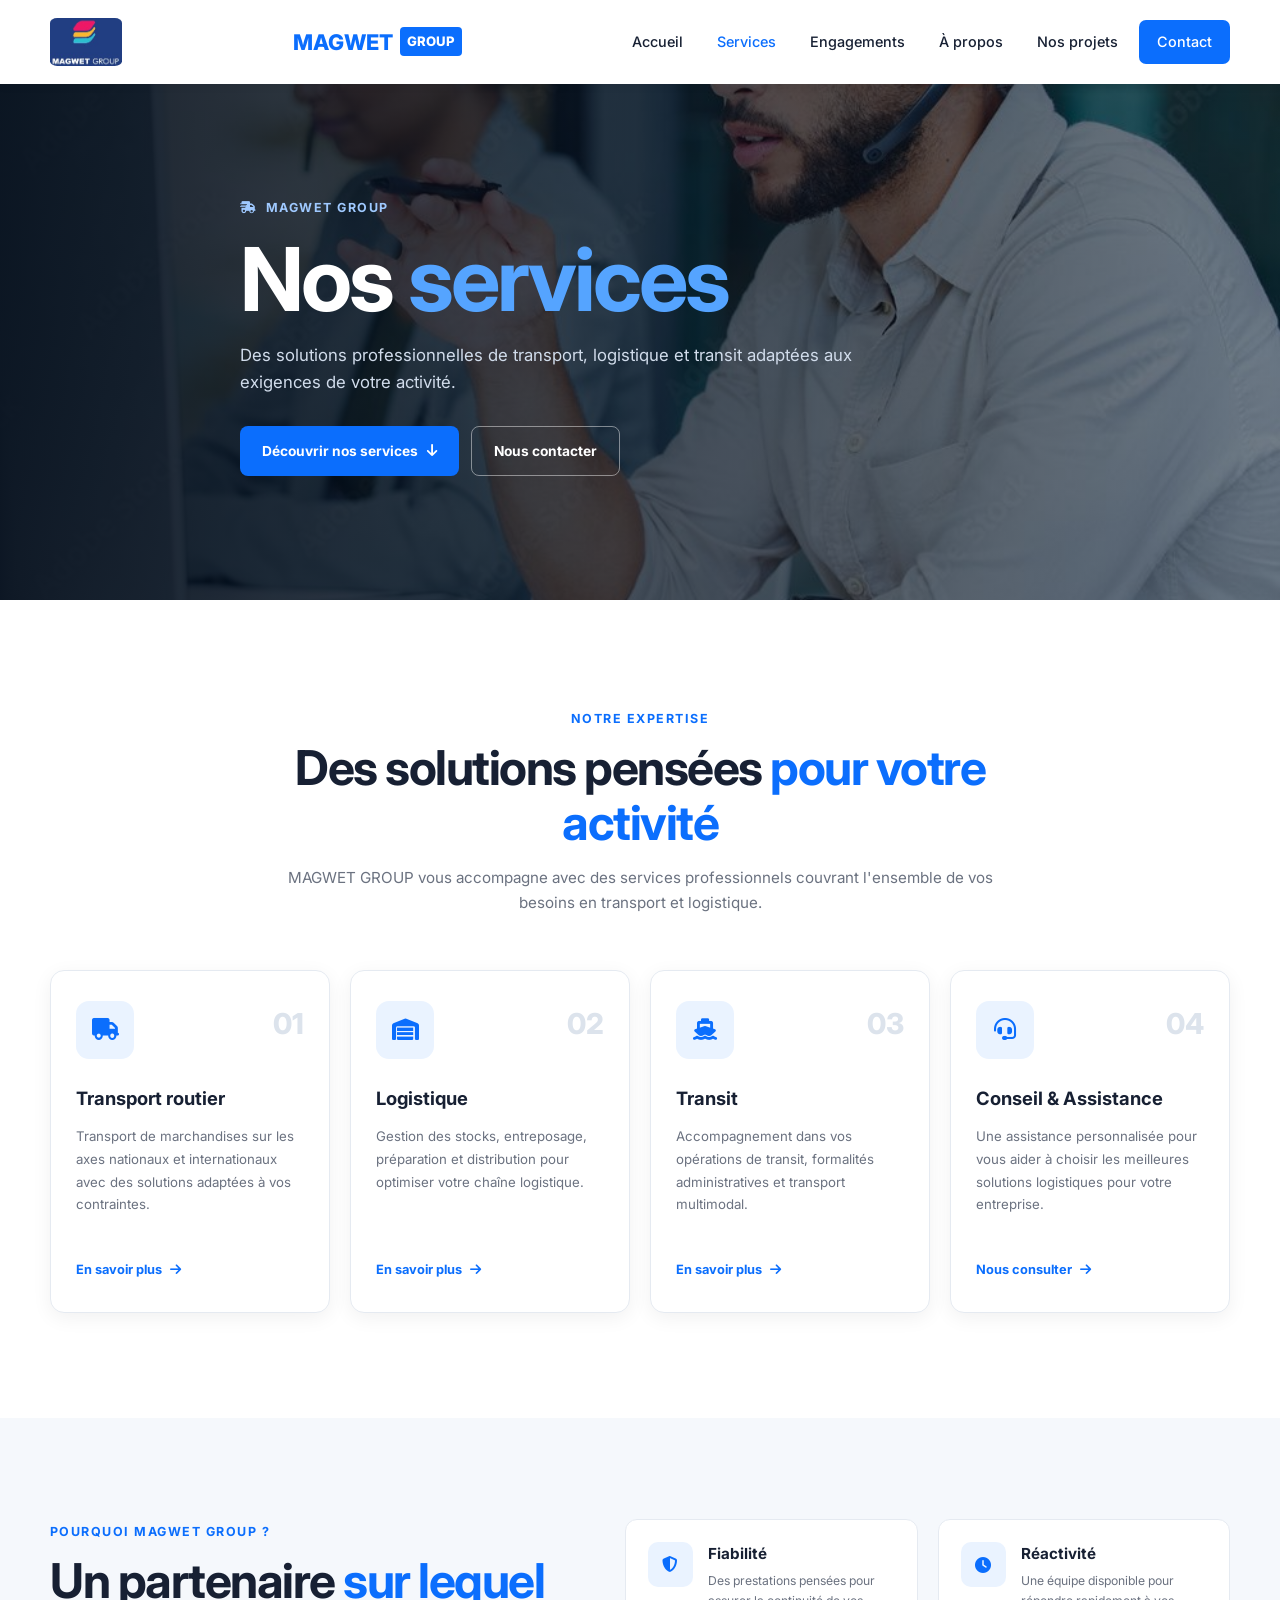
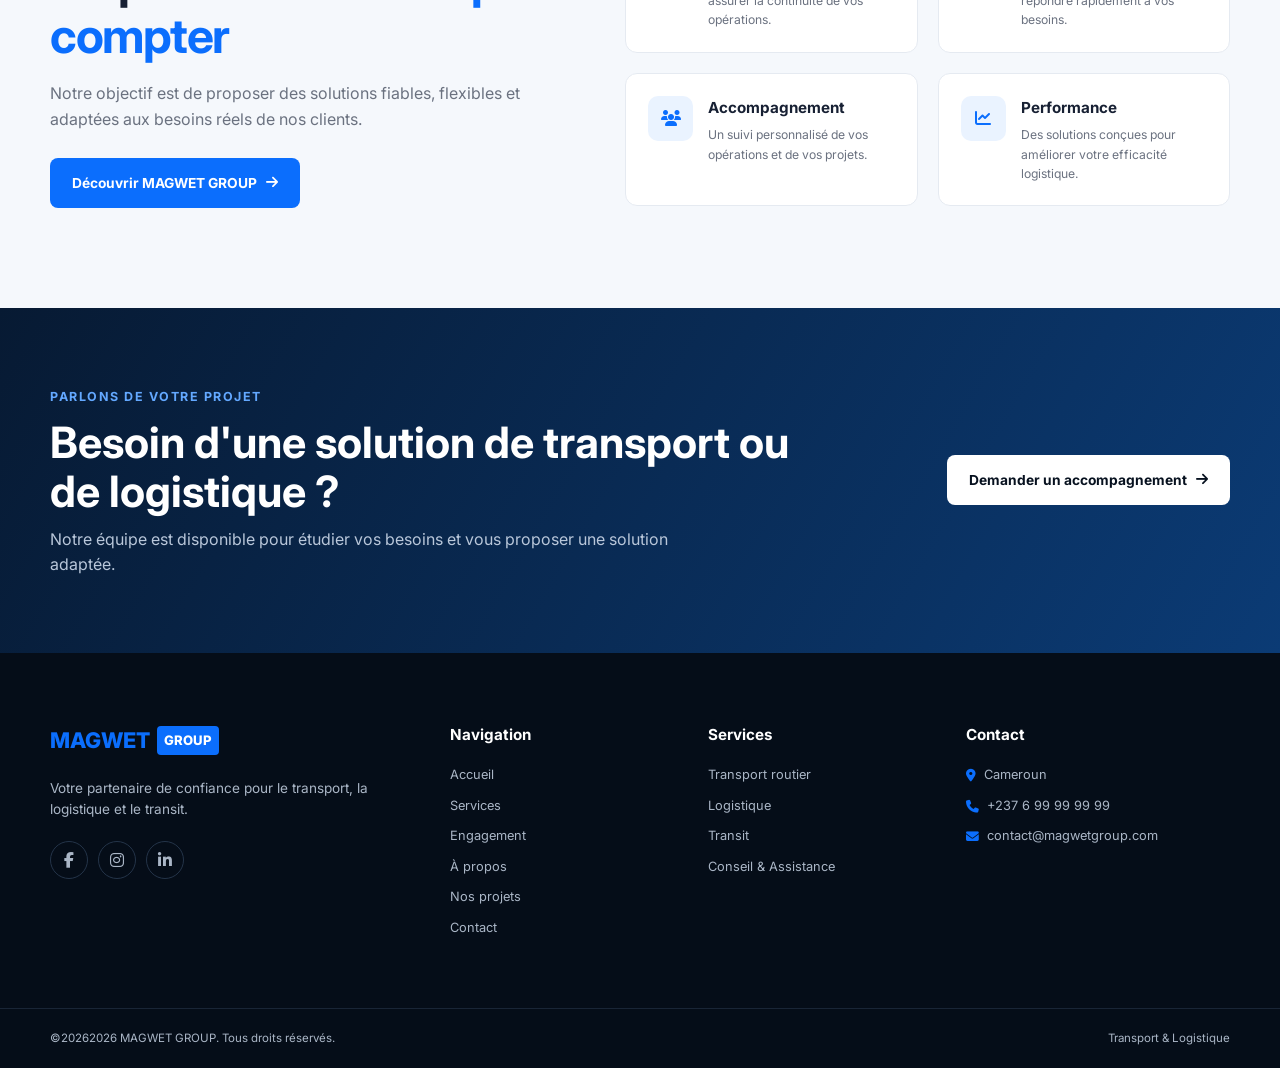
<file: services.html>
<!doctype html>

<html lang="fr">
  <head>
    <meta charset="UTF-8" />
    <meta name="viewport" content="width=device-width, initial-scale=1.0" />

    <title>Nos services | MAGWET GROUP</title>

    <meta name="description" content="Découvrez les services de MAGWET GROUP : transport routier, logistique, transit et conseil en Afrique centrale." />

    <link rel="preconnect" href="https://fonts.googleapis.com" />
    <link rel="preconnect" href="https://fonts.gstatic.com" crossorigin />

    <link href="https://fonts.googleapis.com/css2?family=Inter:wght@400;500;600;700;800&display=swap" rel="stylesheet" />

    <link rel="stylesheet" href="https://cdnjs.cloudflare.com/ajax/libs/font-awesome/6.5.2/css/all.min.css" />

    <link rel="stylesheet" href="https://unpkg.com/aos@2.3.1/dist/aos.css" />

    <link rel="stylesheet" href="assets/css/services.css" />
  </head>

  <body>
    <!-- HEADER -->

    <header class="site-header" id="siteHeader">
      <div class="container header-inner">
        <img src="assets/image/WhatsApp Image 2026-08-10 at 15.58.47.jpeg" alt="Logo MAGWET GROUP" class="logo" />
        <a href="index.html" class="brand">
          <span class="brand-main">MAGWET</span>
          <span class="brand-sub">GROUP</span>
        </a>

        <button class="nav-toggle" id="navToggle" aria-label="Ouvrir le menu" aria-expanded="false">
          <i class="fas fa-bars"></i>
        </button>

        <nav class="main-nav">
          <ul class="nav-list" id="navList">
            <li>
              <a href="index.html" class="nav-link"> Accueil </a>
            </li>

            <li>
              <a href="services.html" class="nav-link active"> Services </a>
            </li>

            <li>
              <a href="engagement.html" class="nav-link"> Engagements </a>
            </li>

            <li>
              <a href="a-propos.html" class="nav-link"> À propos </a>
            </li>

            <li>
              <a href="nosprojets.html" class="nav-link"> Nos projets </a>
            </li>

            <li>
              <a href="contact.html" class="nav-link nav-contact"> Contact </a>
            </li>
          </ul>
        </nav>
      </div>
    </header>

    <!-- HERO -->

    <section class="hero">
      <div class="hero-overlay"></div>

      <div class="container hero-content" data-aos="fade-up">
        <span class="hero-tag">
          <i class="fas fa-truck-fast"></i>
          MAGWET GROUP
        </span>

        <h1>Nos <span>services</span></h1>

        <p>Des solutions professionnelles de transport, logistique et transit adaptées aux exigences de votre activité.</p>

        <div class="hero-actions">
          <a href="#services" class="btn btn-primary">
            Découvrir nos services
            <i class="fas fa-arrow-down"></i>
          </a>

          <a href="contact.html" class="btn btn-outline"> Nous contacter </a>
        </div>
      </div>
    </section>

    <!-- SERVICES -->

    <main>
      <section class="services section" id="services">
        <div class="container">
          <div class="section-heading" data-aos="fade-up">
            <span class="section-tag"> Notre expertise </span>

            <h2>
              Des solutions pensées
              <span>pour votre activité</span>
            </h2>

            <p>MAGWET GROUP vous accompagne avec des services professionnels couvrant l'ensemble de vos besoins en transport et logistique.</p>
          </div>

          <div class="cards">
            <!-- SERVICE 1 -->

            <article class="card" id="transport" data-aos="fade-up" data-aos-delay="100">
              <div class="card-top">
                <div class="card-icon">
                  <i class="fas fa-truck"></i>
                </div>

                <span class="card-number"> 01 </span>
              </div>

              <h3>Transport routier</h3>

              <p>Transport de marchandises sur les axes nationaux et internationaux avec des solutions adaptées à vos contraintes.</p>

              <a href="nosprojets.html#transport-routier" class="card-link">
                En savoir plus

                <i class="fas fa-arrow-right"></i>
              </a>
            </article>

            <!-- SERVICE 2 -->

            <article class="card" id="logistique" data-aos="fade-up" data-aos-delay="200">
              <div class="card-top">
                <div class="card-icon">
                  <i class="fas fa-warehouse"></i>
                </div>

                <span class="card-number"> 02 </span>
              </div>

              <h3>Logistique</h3>

              <p>Gestion des stocks, entreposage, préparation et distribution pour optimiser votre chaîne logistique.</p>

              <a href="nosprojets.html#logistique" class="card-link">
                En savoir plus

                <i class="fas fa-arrow-right"></i>
              </a>
            </article>

            <!-- SERVICE 3 -->

            <article class="card" id="transit" data-aos="fade-up" data-aos-delay="300">
              <div class="card-top">
                <div class="card-icon">
                  <i class="fas fa-ship"></i>
                </div>

                <span class="card-number"> 03 </span>
              </div>

              <h3>Transit</h3>

              <p>Accompagnement dans vos opérations de transit, formalités administratives et transport multimodal.</p>

              <a href="nosprojets.html#transit" class="card-link">
                En savoir plus

                <i class="fas fa-arrow-right"></i>
              </a>
            </article>

            <!-- SERVICE 4 -->

            <article class="card" id="conseil" data-aos="fade-up" data-aos-delay="400">
              <div class="card-top">
                <div class="card-icon">
                  <i class="fas fa-headset"></i>
                </div>

                <span class="card-number"> 04 </span>
              </div>

              <h3>Conseil & Assistance</h3>

              <p>Une assistance personnalisée pour vous aider à choisir les meilleures solutions logistiques pour votre entreprise.</p>

              <a href="contact.html" class="card-link">
                Nous consulter

                <i class="fas fa-arrow-right"></i>
              </a>
            </article>
          </div>
        </div>
      </section>

      <!-- SECTION POURQUOI NOUS -->

      <section class="why-section">
        <div class="container">
          <div class="why-grid">
            <div class="why-content" data-aos="fade-right">
              <span class="section-tag"> Pourquoi MAGWET GROUP ? </span>

              <h2>
                Un partenaire
                <span>sur lequel compter</span>
              </h2>

              <p>Notre objectif est de proposer des solutions fiables, flexibles et adaptées aux besoins réels de nos clients.</p>

              <a href="a-propos.html" class="btn btn-primary">
                Découvrir MAGWET GROUP

                <i class="fas fa-arrow-right"></i>
              </a>
            </div>

            <div class="advantages" data-aos="fade-left">
              <div class="advantage">
                <div class="advantage-icon">
                  <i class="fas fa-shield-halved"></i>
                </div>

                <div>
                  <h3>Fiabilité</h3>

                  <p>Des prestations pensées pour assurer la continuité de vos opérations.</p>
                </div>
              </div>

              <div class="advantage">
                <div class="advantage-icon">
                  <i class="fas fa-clock"></i>
                </div>

                <div>
                  <h3>Réactivité</h3>

                  <p>Une équipe disponible pour répondre rapidement à vos besoins.</p>
                </div>
              </div>

              <div class="advantage">
                <div class="advantage-icon">
                  <i class="fas fa-users"></i>
                </div>

                <div>
                  <h3>Accompagnement</h3>

                  <p>Un suivi personnalisé de vos opérations et de vos projets.</p>
                </div>
              </div>

              <div class="advantage">
                <div class="advantage-icon">
                  <i class="fas fa-chart-line"></i>
                </div>

                <div>
                  <h3>Performance</h3>

                  <p>Des solutions conçues pour améliorer votre efficacité logistique.</p>
                </div>
              </div>
            </div>
          </div>
        </div>
      </section>

      <!-- CTA -->

      <section class="services-cta">
        <div class="container cta-content" data-aos="zoom-in">
          <div>
            <span class="section-tag light"> Parlons de votre projet </span>

            <h2>Besoin d'une solution de transport ou de logistique ?</h2>

            <p>Notre équipe est disponible pour étudier vos besoins et vous proposer une solution adaptée.</p>
          </div>

          <a href="contact.html" class="btn btn-light">
            Demander un accompagnement

            <i class="fas fa-arrow-right"></i>
          </a>
        </div>
      </section>
    </main>

 <!-- ================= FOOTER ================= -->
    <footer class="site-footer">
      <div class="container footer-grid">
        <div class="footer-brand">
          <a href="index.html" class="brand footer-logo">
            <span class="brand-main">MAGWET</span>
            <span class="brand-sub">GROUP</span>
          </a>

          <p>Votre partenaire de confiance pour le transport, la logistique et le transit.</p>

          <div class="social-links">
            <a href="#" aria-label="Facebook">
              <i class="fab fa-facebook-f"></i>
            </a>

            <a href="https://www.instagram.com/accounts/edit/" aria-label="Instagram">
              <i class="fab fa-instagram"></i>
            </a>

            <a href="https://www.linkedin.com/company/magwet-group" aria-label="LinkedIn">
              <i class="fab fa-linkedin-in"></i>
            </a>
          </div>
        </div>

        <div class="footer-column">
          <h3>Navigation</h3>

          <a href="index.html">Accueil</a>
          <a href="services.html">Services</a>
          <a href="engagement.html">Engagement</a>
          <a href="a-propos.html">À propos</a>
          <a href="nosprojets.html">Nos projets</a>
          <a href="contact.html">Contact</a>
        </div>

        <div class="footer-column">
          <h3>Services</h3>

          <a href="services.html#transport"> Transport routier </a>

          <a href="services.html#logistique"> Logistique </a>

          <a href="services.html#transit"> Transit </a>

          <a href="contact.html"> Conseil & Assistance </a>
        </div>

        <div class="footer-column">
          <h3>Contact</h3>

          <p>
            <i class="fas fa-location-dot"></i>
            Cameroun
          </p>

          <p>
            <i class="fas fa-phone"></i>
            <a href="tel:+237 6 99 99 99 99">+237 6 99 99 99 99</a>
          </p>

          <p>
            <i class="fas fa-envelope"></i>
            <a href="mailto:contact@magwetgroup.com">contact@magwetgroup.com</a>
          </p>
        </div>
      </div>

      <div class="footer-bottom">
        <div class="container">
          <p>
            ©2026<span id="year"></span>
            MAGWET GROUP. Tous droits réservés.
          </p>

          <p>Transport & Logistique</p>
        </div>
      </div>
    </footer>

    <!-- BACK TO TOP -->

    <button id="backToTop" class="back-to-top" aria-label="Retour en haut">
      <i class="fas fa-arrow-up"></i>
    </button>

    <script src="https://unpkg.com/aos@2.3.1/dist/aos.js"></script>

    <script src="assets/js/services.js"></script>
  </body>
</html>
</file>
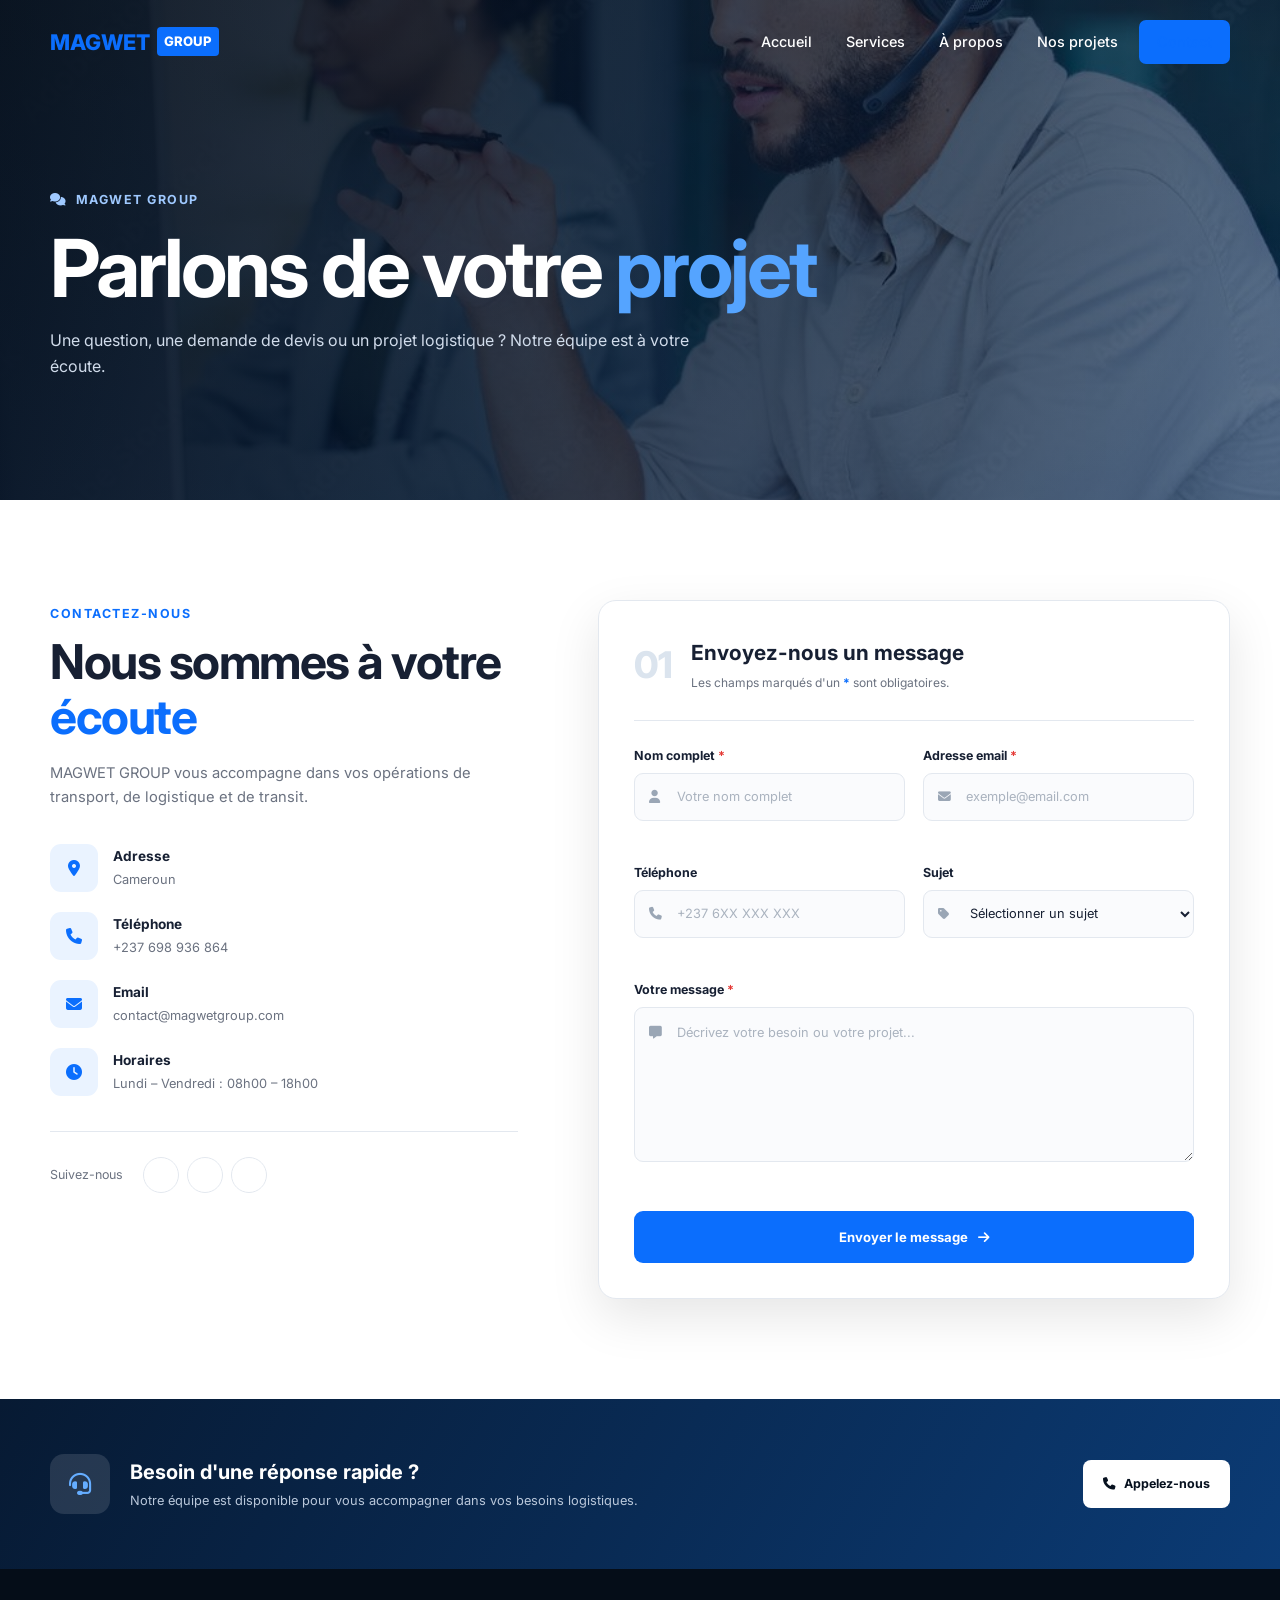
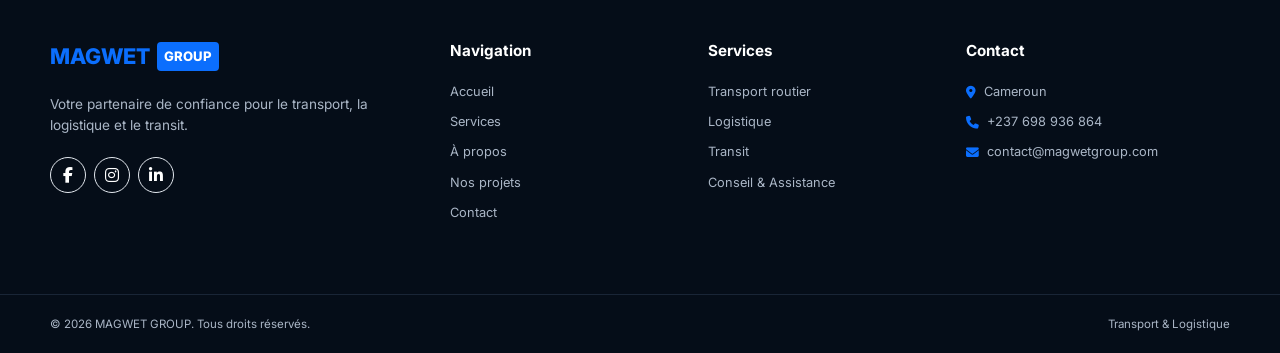
<file: Agence de transport/contact.html>
<!doctype html>

<html lang="fr">
  <head>
    <meta charset="UTF-8" />
    <meta name="viewport" content="width=device-width, initial-scale=1.0" />
    <title>Contact | MAGWET GROUP</title>

    <meta name="description" content="Contactez MAGWET GROUP pour vos besoins en transport routier, logistique, transit et maintenance." />

    <link rel="preconnect" href="https://fonts.googleapis.com" />
    <link rel="preconnect" href="https://fonts.gstatic.com" crossorigin />

    <link href="https://fonts.googleapis.com/css2?family=Inter:wght@400;500;600;700;800&display=swap" rel="stylesheet" />

    <link rel="stylesheet" href="https://cdnjs.cloudflare.com/ajax/libs/font-awesome/6.5.2/css/all.min.css" />

    <link rel="stylesheet" href="https://unpkg.com/aos@2.3.1/dist/aos.css" />

    <link rel="stylesheet" href="assets/css/contact.css" />
  </head>

  <body>
    <!-- HEADER -->

    <header class="site-header" id="siteHeader">
      <div class="container header-inner">
        <a href="index.html" class="brand">
          <span class="brand-main">MAGWET</span>
          <span class="brand-sub">GROUP</span>
        </a>

        <button class="nav-toggle" id="navToggle" aria-label="Ouvrir le menu" aria-expanded="false">
          <i class="fas fa-bars"></i>
        </button>

        <nav class="main-nav">
          <ul class="nav-list" id="navList">
            <li>
              <a href="index.html" class="nav-link"> Accueil </a>
            </li>

            <li>
              <a href="services.html" class="nav-link"> Services </a>
            </li>

            <li>
              <a href="a-propos.html" class="nav-link"> À propos </a>
            </li>

            <li>
              <a href="nosprojets.html" class="nav-link"> Nos projets </a>
            </li>

            <li>
              <a href="contact.html" class="nav-link active nav-contact"> Contact </a>
            </li>
          </ul>
        </nav>
      </div>
    </header>

    <!-- HERO -->

    <section class="contact-hero">
      <div class="hero-overlay"></div>

      <div class="container hero-content" data-aos="fade-up">
        <span class="hero-tag">
          <i class="fas fa-comments"></i>
          MAGWET GROUP
        </span>

        <h1>
          Parlons de votre
          <span>projet</span>
        </h1>

        <p>Une question, une demande de devis ou un projet logistique ? Notre équipe est à votre écoute.</p>
      </div>
    </section>

    <!-- CONTACT -->

    <main>
      <section class="contact-section">
        <div class="container">
          <div class="contact-grid">
            <!-- INFORMATIONS -->

            <div class="contact-info" data-aos="fade-right">
              <span class="section-tag"> Contactez-nous </span>

              <h2>
                Nous sommes à votre
                <span>écoute</span>
              </h2>

              <p class="intro">MAGWET GROUP vous accompagne dans vos opérations de transport, de logistique et de transit.</p>

              <div class="info-list">
                <div class="info-item">
                  <div class="info-icon">
                    <i class="fas fa-location-dot"></i>
                  </div>

                  <div>
                    <h3>Adresse</h3>
                    <p>Cameroun</p>
                  </div>
                </div>

                <div class="info-item">
                  <div class="info-icon">
                    <i class="fas fa-phone"></i>
                  </div>

                  <div>
                    <h3>Téléphone</h3>
                    <p>+237 698 936 864</p>
                  </div>
                </div>

                <div class="info-item">
                  <div class="info-icon">
                    <i class="fas fa-envelope"></i>
                  </div>

                  <div>
                    <h3>Email</h3>
                    <p>contact@magwetgroup.com</p>
                  </div>
                </div>

                <div class="info-item">
                  <div class="info-icon">
                    <i class="fas fa-clock"></i>
                  </div>

                  <div>
                    <h3>Horaires</h3>
                    <p>Lundi – Vendredi : 08h00 – 18h00</p>
                  </div>
                </div>
              </div>

              <div class="contact-social">
                <span> Suivez-nous </span>

                <div class="social-links">
                  <a href="#" aria-label="Facebook">
                    <i class="fab fa-facebook-f"></i>
                  </a>

                  <a href="#" aria-label="Instagram">
                    <i class="fab fa-instagram"></i>
                  </a>

                  <a href="#" aria-label="LinkedIn">
                    <i class="fab fa-linkedin-in"></i>
                  </a>
                </div>
              </div>
            </div>

            <!-- FORMULAIRE -->

            <div class="contact-card" data-aos="fade-left">
              <div class="form-header">
                <span class="form-number"> 01 </span>

                <div>
                  <h2>Envoyez-nous un message</h2>

                  <p>
                    Les champs marqués d'un
                    <strong>*</strong> sont obligatoires.
                  </p>
                </div>
              </div>

              <form id="contactForm" class="contact-form" novalidate>
                <div class="form-row">
                  <div class="form-group">
                    <label for="name">
                      Nom complet
                      <span>*</span>
                    </label>

                    <div class="input-wrapper">
                      <i class="fas fa-user"></i>

                      <input type="text" id="name" name="name" placeholder="Votre nom complet" autocomplete="name" required />
                    </div>

                    <small class="error-message"></small>
                  </div>

                  <div class="form-group">
                    <label for="email">
                      Adresse email
                      <span>*</span>
                    </label>

                    <div class="input-wrapper">
                      <i class="fas fa-envelope"></i>

                      <input type="email" id="email" name="email" placeholder="exemple@email.com" autocomplete="email" required />
                    </div>

                    <small class="error-message"></small>
                  </div>
                </div>

                <div class="form-row">
                  <div class="form-group">
                    <label for="phone"> Téléphone </label>

                    <div class="input-wrapper">
                      <i class="fas fa-phone"></i>

                      <input type="tel" id="phone" name="phone" placeholder="+237 6XX XXX XXX" autocomplete="tel" />
                    </div>

                    <small class="error-message"></small>
                  </div>

                  <div class="form-group">
                    <label for="subject"> Sujet </label>

                    <div class="input-wrapper">
                      <i class="fas fa-tag"></i>

                      <select id="subject" name="subject">
                        <option value="">Sélectionner un sujet</option>

                        <option value="transport">Transport routier</option>

                        <option value="logistique">Logistique</option>

                        <option value="transit">Transit</option>

                        <option value="maintenance">Maintenance</option>

                        <option value="devis">Demande de devis</option>

                        <option value="autre">Autre demande</option>
                      </select>
                    </div>
                  </div>
                </div>

                <div class="form-group">
                  <label for="message">
                    Votre message
                    <span>*</span>
                  </label>

                  <div class="textarea-wrapper">
                    <i class="fas fa-message"></i>

                    <textarea id="message" name="message" rows="6" placeholder="Décrivez votre besoin ou votre projet..." required></textarea>
                  </div>

                  <small class="error-message"></small>
                </div>

                <div id="formMessage" class="form-message" role="status" aria-live="polite"></div>

                <button type="submit" class="submit-btn" id="submitBtn">
                  <span> Envoyer le message </span>

                  <i class="fas fa-arrow-right"></i>
                </button>
              </form>
            </div>
          </div>
        </div>
      </section>

      <!-- CTA -->

      <section class="contact-cta">
        <div class="container" data-aos="zoom-in">
          <div class="cta-icon">
            <i class="fas fa-headset"></i>
          </div>

          <div class="cta-text">
            <h2>Besoin d'une réponse rapide ?</h2>

            <p>Notre équipe est disponible pour vous accompagner dans vos besoins logistiques.</p>
          </div>

          <a href="tel:+237000000000" class="btn btn-light">
            <i class="fas fa-phone"></i>
            Appelez-nous
          </a>
        </div>
      </section>
    </main>

    <!-- FOOTER -->

    <footer class="site-footer">
      <div class="container footer-grid">
        <div class="footer-brand">
          <a href="index.html" class="brand">
            <span class="brand-main"> MAGWET </span>

            <span class="brand-sub"> GROUP </span>
          </a>

          <p>Votre partenaire de confiance pour le transport, la logistique et le transit.</p>

          <div class="social-links">
            <a href="" aria-label="Facebook">
              <i class="fab fa-facebook-f"></i>
            </a>

            <a href="#" aria-label="Instagram">
              <i class="fab fa-instagram"></i>
            </a>

            <a href="#" aria-label="LinkedIn">
              <i class="fab fa-linkedin-in"></i>
            </a>
          </div>
        </div>

        <div class="footer-column">
          <h3>Navigation</h3>

          <a href="index.html">Accueil</a>
          <a href="services.html">Services</a>
          <a href="a-propos.html">À propos</a>
          <a href="nosprojets.html">Nos projets</a>
          <a href="contact.html">Contact</a>
        </div>

        <div class="footer-column">
          <h3>Services</h3>

          <a href="services.html#transport"> Transport routier </a>

          <a href="services.html#logistique"> Logistique </a>

          <a href="services.html#transit"> Transit </a>

          <a href="services.html#conseil"> Conseil & Assistance </a>
        </div>

        <div class="footer-column">
          <h3>Contact</h3>

          <p>
            <i class="fas fa-location-dot"></i>
            Cameroun
          </p>

          <p>
            <i class="fas fa-phone"></i>
            +237 698 936 864
          </p>

          <p>
            <i class="fas fa-envelope"></i>
            <a href="mailto:contact@magwetgroup.com">contact@magwetgroup.com</a>
          </p>
        </div>
      </div>

      <div class="footer-bottom">
        <div class="container">
          <p>
            © <span id="year"></span>
            MAGWET GROUP. Tous droits réservés.
          </p>

          <p>Transport & Logistique</p>
        </div>
      </div>
    </footer>

    <!-- BACK TO TOP -->

    <button id="backToTop" class="back-to-top" aria-label="Retour en haut">
      <i class="fas fa-arrow-up"></i>
    </button>

    <script src="https://unpkg.com/aos@2.3.1/dist/aos.js"></script>
    <script src="assets/js/contact.js"></script>
  </body>
</html>
</file>
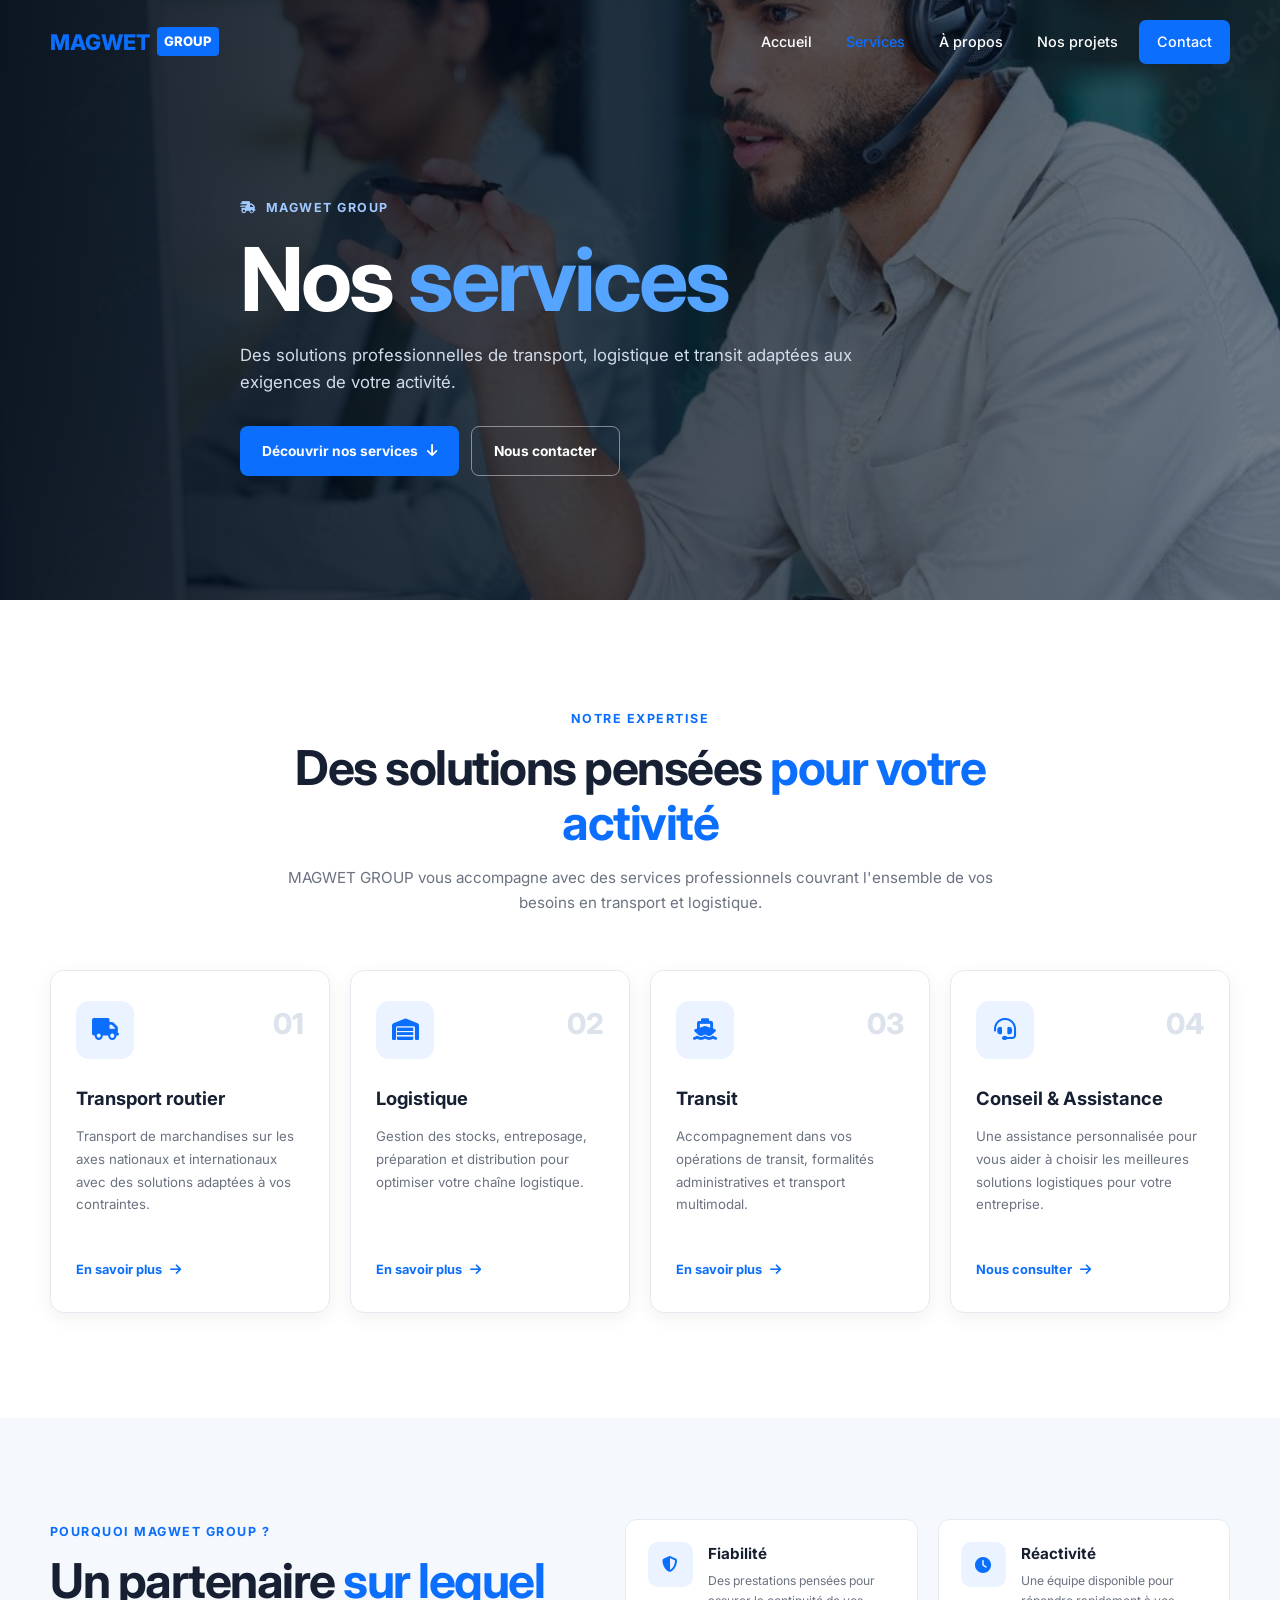
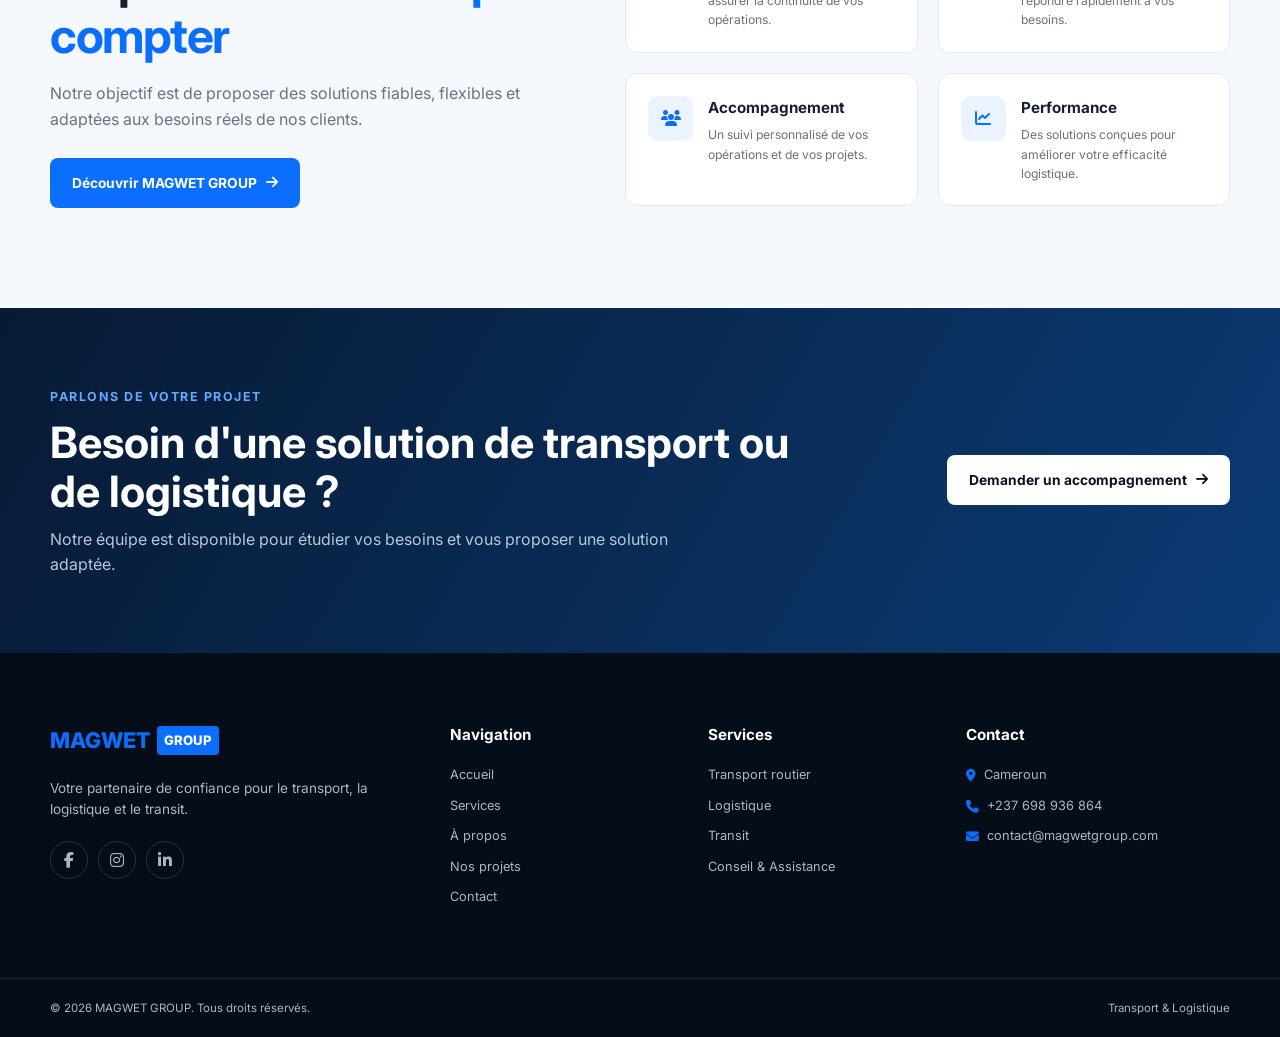
<file: Agence de transport/services.html>
<!doctype html>

<html lang="fr">
  <head>
    <meta charset="UTF-8" />
    <meta name="viewport" content="width=device-width, initial-scale=1.0" />

    <title>Nos services | MAGWET GROUP</title>

    <meta name="description" content="Découvrez les services de MAGWET GROUP : transport routier, logistique, transit et conseil en Afrique centrale." />

    <link rel="preconnect" href="https://fonts.googleapis.com" />
    <link rel="preconnect" href="https://fonts.gstatic.com" crossorigin />

    <link href="https://fonts.googleapis.com/css2?family=Inter:wght@400;500;600;700;800&display=swap" rel="stylesheet" />

    <link rel="stylesheet" href="https://cdnjs.cloudflare.com/ajax/libs/font-awesome/6.5.2/css/all.min.css" />

    <link rel="stylesheet" href="https://unpkg.com/aos@2.3.1/dist/aos.css" />

    <link rel="stylesheet" href="assets/css/services.css" />
  </head>

  <body>
    <!-- HEADER -->

    <header class="site-header" id="siteHeader">
      <div class="container header-inner">
        <a href="index.html" class="brand">
          <span class="brand-main">MAGWET</span>
          <span class="brand-sub">GROUP</span>
        </a>

        <button class="nav-toggle" id="navToggle" aria-label="Ouvrir le menu" aria-expanded="false">
          <i class="fas fa-bars"></i>
        </button>

        <nav class="main-nav">
          <ul class="nav-list" id="navList">
            <li>
              <a href="index.html" class="nav-link"> Accueil </a>
            </li>

            <li>
              <a href="services.html" class="nav-link active"> Services </a>
            </li>

            <li>
              <a href="a-propos.html" class="nav-link"> À propos </a>
            </li>

            <li>
              <a href="nosprojets.html" class="nav-link"> Nos projets </a>
            </li>

            <li>
              <a href="contact.html" class="nav-link nav-contact"> Contact </a>
            </li>
          </ul>
        </nav>
      </div>
    </header>

    <!-- HERO -->

    <section class="hero">
      <div class="hero-overlay"></div>

      <div class="container hero-content" data-aos="fade-up">
        <span class="hero-tag">
          <i class="fas fa-truck-fast"></i>
          MAGWET GROUP
        </span>

        <h1>Nos <span>services</span></h1>

        <p>Des solutions professionnelles de transport, logistique et transit adaptées aux exigences de votre activité.</p>

        <div class="hero-actions">
          <a href="#services" class="btn btn-primary">
            Découvrir nos services
            <i class="fas fa-arrow-down"></i>
          </a>

          <a href="contact.html" class="btn btn-outline"> Nous contacter </a>
        </div>
      </div>
    </section>

    <!-- SERVICES -->

    <main>
      <section class="services section" id="services">
        <div class="container">
          <div class="section-heading" data-aos="fade-up">
            <span class="section-tag"> Notre expertise </span>

            <h2>
              Des solutions pensées
              <span>pour votre activité</span>
            </h2>

            <p>MAGWET GROUP vous accompagne avec des services professionnels couvrant l'ensemble de vos besoins en transport et logistique.</p>
          </div>

          <div class="cards">
            <!-- SERVICE 1 -->

            <article class="card" id="transport" data-aos="fade-up" data-aos-delay="100">
              <div class="card-top">
                <div class="card-icon">
                  <i class="fas fa-truck"></i>
                </div>

                <span class="card-number"> 01 </span>
              </div>

              <h3>Transport routier</h3>

              <p>Transport de marchandises sur les axes nationaux et internationaux avec des solutions adaptées à vos contraintes.</p>

              <a href="nosprojets.html#transport-routier" class="card-link">
                En savoir plus

                <i class="fas fa-arrow-right"></i>
              </a>
            </article>

            <!-- SERVICE 2 -->

            <article class="card" id="logistique" data-aos="fade-up" data-aos-delay="200">
              <div class="card-top">
                <div class="card-icon">
                  <i class="fas fa-warehouse"></i>
                </div>

                <span class="card-number"> 02 </span>
              </div>

              <h3>Logistique</h3>

              <p>Gestion des stocks, entreposage, préparation et distribution pour optimiser votre chaîne logistique.</p>

              <a href="nosprojets.html#logistique" class="card-link">
                En savoir plus

                <i class="fas fa-arrow-right"></i>
              </a>
            </article>

            <!-- SERVICE 3 -->

            <article class="card" id="transit" data-aos="fade-up" data-aos-delay="300">
              <div class="card-top">
                <div class="card-icon">
                  <i class="fas fa-ship"></i>
                </div>

                <span class="card-number"> 03 </span>
              </div>

              <h3>Transit</h3>

              <p>Accompagnement dans vos opérations de transit, formalités administratives et transport multimodal.</p>

              <a href="nosprojets.html#transit" class="card-link">
                En savoir plus

                <i class="fas fa-arrow-right"></i>
              </a>
            </article>

            <!-- SERVICE 4 -->

            <article class="card" id="conseil" data-aos="fade-up" data-aos-delay="400">
              <div class="card-top">
                <div class="card-icon">
                  <i class="fas fa-headset"></i>
                </div>

                <span class="card-number"> 04 </span>
              </div>

              <h3>Conseil & Assistance</h3>

              <p>Une assistance personnalisée pour vous aider à choisir les meilleures solutions logistiques pour votre entreprise.</p>

              <a href="contact.html" class="card-link">
                Nous consulter

                <i class="fas fa-arrow-right"></i>
              </a>
            </article>
          </div>
        </div>
      </section>

      <!-- SECTION POURQUOI NOUS -->

      <section class="why-section">
        <div class="container">
          <div class="why-grid">
            <div class="why-content" data-aos="fade-right">
              <span class="section-tag"> Pourquoi MAGWET GROUP ? </span>

              <h2>
                Un partenaire
                <span>sur lequel compter</span>
              </h2>

              <p>Notre objectif est de proposer des solutions fiables, flexibles et adaptées aux besoins réels de nos clients.</p>

              <a href="a-propos.html" class="btn btn-primary">
                Découvrir MAGWET GROUP

                <i class="fas fa-arrow-right"></i>
              </a>
            </div>

            <div class="advantages" data-aos="fade-left">
              <div class="advantage">
                <div class="advantage-icon">
                  <i class="fas fa-shield-halved"></i>
                </div>

                <div>
                  <h3>Fiabilité</h3>

                  <p>Des prestations pensées pour assurer la continuité de vos opérations.</p>
                </div>
              </div>

              <div class="advantage">
                <div class="advantage-icon">
                  <i class="fas fa-clock"></i>
                </div>

                <div>
                  <h3>Réactivité</h3>

                  <p>Une équipe disponible pour répondre rapidement à vos besoins.</p>
                </div>
              </div>

              <div class="advantage">
                <div class="advantage-icon">
                  <i class="fas fa-users"></i>
                </div>

                <div>
                  <h3>Accompagnement</h3>

                  <p>Un suivi personnalisé de vos opérations et de vos projets.</p>
                </div>
              </div>

              <div class="advantage">
                <div class="advantage-icon">
                  <i class="fas fa-chart-line"></i>
                </div>

                <div>
                  <h3>Performance</h3>

                  <p>Des solutions conçues pour améliorer votre efficacité logistique.</p>
                </div>
              </div>
            </div>
          </div>
        </div>
      </section>

      <!-- CTA -->

      <section class="services-cta">
        <div class="container cta-content" data-aos="zoom-in">
          <div>
            <span class="section-tag light"> Parlons de votre projet </span>

            <h2>Besoin d'une solution de transport ou de logistique ?</h2>

            <p>Notre équipe est disponible pour étudier vos besoins et vous proposer une solution adaptée.</p>
          </div>

          <a href="contact.html" class="btn btn-light">
            Demander un accompagnement

            <i class="fas fa-arrow-right"></i>
          </a>
        </div>
      </section>
    </main>

    <!-- FOOTER -->

    <footer class="site-footer">
      <div class="container footer-grid">
        <div class="footer-brand">
          <a href="index.html" class="brand">
            <span class="brand-main"> MAGWET </span>

            <span class="brand-sub"> GROUP </span>
          </a>

          <p>Votre partenaire de confiance pour le transport, la logistique et le transit.</p>

          <div class="social-links">
            <a href="#" aria-label="Facebook">
              <i class="fab fa-facebook-f"></i>
            </a>

            <a href="#" aria-label="Instagram">
              <i class="fab fa-instagram"></i>
            </a>

            <a href="#" aria-label="LinkedIn">
              <i class="fab fa-linkedin-in"></i>
            </a>
          </div>
        </div>

        <div class="footer-column">
          <h3>Navigation</h3>

          <a href="index.html"> Accueil </a>

          <a href="services.html"> Services </a>

          <a href="a-propos.html"> À propos </a>

          <a href="nosprojets.html"> Nos projets </a>

          <a href="contact.html"> Contact </a>
        </div>

        <div class="footer-column">
          <h3>Services</h3>

          <a href="#transport"> Transport routier </a>

          <a href="#logistique"> Logistique </a>

          <a href="#transit"> Transit </a>

          <a href="#conseil"> Conseil & Assistance </a>
        </div>

        <div class="footer-column">
          <h3>Contact</h3>

          <p>
            <i class="fas fa-location-dot"></i>
            Cameroun
          </p>

          <p>
            <i class="fas fa-phone"></i>
            +237 698 936 864
          </p>

          <p>
            <i class="fas fa-envelope"></i>
            contact@magwetgroup.com
          </p>
        </div>
      </div>

      <div class="footer-bottom">
        <div class="container">
          <p>
            © <span id="year"></span>
            MAGWET GROUP. Tous droits réservés.
          </p>

          <p>Transport & Logistique</p>
        </div>
      </div>
    </footer>

    <!-- BACK TO TOP -->

    <button id="backToTop" class="back-to-top" aria-label="Retour en haut">
      <i class="fas fa-arrow-up"></i>
    </button>

    <script src="https://unpkg.com/aos@2.3.1/dist/aos.js"></script>

    <script src="assets/js/services.js"></script>
  </body>
</html>
</file>
<file: assets/css/style.css>
:root {
--primary: #0b6efd;
--primary-dark: #0758ce;
--secondary: #071a33;
--dark: #07111f;
--text: #172033;
--muted: #6b7280;
--light: #f5f8fc;
--white: #ffffff;
--border: #e7ebf1;
--container: 1180px;
--shadow-sm: 0 5px 20px rgba(0, 0, 0, 0.06);
--shadow-md: 0 15px 40px rgba(0, 0, 0, 0.10);
--radius: 14px;
--transition: all 0.3s ease;

}

/* ================= RESET ================= */

* {
  margin: 0;
  padding: 0;
  box-sizing: border-box;
  }

html {
scroll-behavior: smooth;
}

body {
font-family: "Inter", Arial, sans-serif;
background: var(--white);
color: var(--text);
line-height: 1.6;
overflow-x: hidden;
}

a {
text-decoration: none;
color: inherit;
}

button {
font-family: inherit;
}

img {
max-width: 100%;
display: block;
}

/* ================= CONTAINER ================= */

.container {
width: min(100% - 40px, var(--container));
margin-inline: auto;
}

/* ================= HEADER ================= */

.site-header {
position: fixed;
top: 0;
left: 0;
width: 100%;
z-index: 1000;
padding: 10px 0;
background: white;
transition: var(--transition);
}

.site-header.scrolled {
background: rgba(255, 255, 255, 0.97);
backdrop-filter: blur(10px);
box-shadow: 0 5px 5px rgba(0, 0, 0, 0);
}

.header-inner {
min-height: 64px;
display: flex;
align-items: center;
justify-content: space-between;

}

/* ================= LOGO ================= */

.logo {
width: 72px;
height: 48px;
border-radius: 10%;
object-fit: cover;
margin-right: 14px;
flex: 0 0 auto;
}

.brand {
display: flex;
align-items: center;
font-weight: 800;
letter-spacing: 0.5px;
gap: 7px;
margin-right: auto;
min-width: 0;

}

.brand-main {
color: var(--primary);
font-size: 1.35rem;
gap: 1px;
}

.brand-sub {
color: var(--white);
font-size: 0.85rem;
padding: 4px 7px;
background: var(--primary);
border-radius: 4px;
gap: 1px;
}

.site-header.scrolled .brand-sub {
color: var(--white);
}

/* ================= NAVIGATION ================= */

.nav-list {
list-style: none;

display: flex;
align-items: center;
gap: 8px;

}

.nav-link {
position: relative;

display: block;

padding: 10px 13px;

color: var(--white);

font-size: 0.92rem;
font-weight: 500;

transition: var(--transition);

}

.site-header.scrolled .nav-link {
color: var(--text);
}

.nav-link:hover {
color: var(--primary) !important;
}

.nav-link.active {
color: var(--primary) !important;
}

.nav-contact {
background: var(--primary);
color: var(--white) !important;
border-radius: 7px;

padding-inline: 18px;

}

.nav-contact:hover {
background: var(--primary-dark);
color: var(--white) !important;
}

/* ================= MOBILE NAV ================= */

.nav-toggle {
display: none;

border: 0;
background: transparent;

color: var(--white);

font-size: 1.3rem;

cursor: pointer;

}

.site-header.scrolled .nav-toggle {
color: var(--dark);
}

/* ================= HERO ================= */

.hero {
min-height: 720px;


position: relative;

display: flex;
align-items: center;

color: var(--white);

background-image: url("../image/WhatsApp Image 2026-08-10 at 13.00.19.jpeg");

background-size: cover;
background-position: center;

isolation: isolate;
}

.hero-overlay {
position: absolute;
inset: 0;


z-index: -1;

background:
    linear-gradient(
        90deg,
        rgba(3, 12, 25, 0.50) 0%,
        rgba(3, 12, 25, 0.70) 45%,
        rgba(3, 12, 25, 0.35) 100%
    );


}

.hero-content {
padding-top: 80px;


max-width: 850px;


}

.hero-tag {
display: inline-flex;
align-items: center;
gap: 8px;


margin-bottom: 20px;

color: #dceaff;

font-size: 0.85rem;
font-weight: 600;
text-transform: uppercase;
letter-spacing: 1.5px;

}

.hero-tag i {
color: var(--primary);
}

.hero h1 {
max-width: 850px;


font-size: clamp(2.8rem, 6vw, 5.5rem);

line-height: 1.02;

letter-spacing: -3px;

margin-bottom: 25px;


}

.hero h1 span {
color: #4e9aff;
}

.hero p {
max-width: 650px;


margin-bottom: 35px;

color: #d9e1ec;

font-size: 1.12rem;


}

/* ================= BUTTONS ================= */

.hero-buttons {
display: flex;
flex-wrap: wrap;
gap: 14px;
}

.btn {
display: inline-flex;
align-items: center;
justify-content: center;
gap: 10px;


min-height: 50px;

padding: 0 22px;

border-radius: 8px;

font-size: 0.9rem;
font-weight: 600;

transition: var(--transition);


}

.btn-primary {
background: var(--primary);
color: var(--white);


box-shadow: 0 10px 25px rgba(11, 110, 253, 0.25);


}

.btn-primary:hover {
background: var(--primary-dark);
transform: translateY(-3px);
}

.btn-outline {
border: 1px solid rgba(255, 255, 255, 0.4);


color: var(--white);

background: rgba(255, 255, 255, 0.05);


}

.btn-outline:hover {
background: var(--white);
color: var(--dark);


transform: translateY(-3px);


}

/* ================= HERO STATS ================= */

.hero-stats {
display: flex;
gap: 45px;


margin-top: 65px;


}

.hero-stat {
display: flex;
flex-direction: column;
}

.hero-stat strong {
font-size: 1.35rem;
}

.hero-stat span {
color: #aebbd0;
font-size: 0.78rem;
}

/* ================= HERO SCROLL ================= */

.hero-scroll {
position: absolute;


bottom: 25px;
left: 50%;

transform: translateX(-50%);

display: flex;
flex-direction: column;
align-items: center;
gap: 5px;

color: rgba(255, 255, 255, 0.7);

font-size: 0.7rem;
text-transform: uppercase;
letter-spacing: 1px;


}

.hero-scroll i {
animation: scrollDown 1.5s infinite;
}

@keyframes scrollDown {
0%, 100% {
transform: translateY(0);
}


50% {
    transform: translateY(5px);
}


}

/* ================= SECTIONS ================= */

.section {
padding: 110px 0;
}

.section-heading {
max-width: 720px;
margin: 0 auto 55px;


text-align: center;


}

.section-tag {
display: inline-block;


margin-bottom: 12px;

color: var(--primary);

font-size: 0.78rem;
font-weight: 700;

text-transform: uppercase;
letter-spacing: 1.5px;


}

.section-heading h2 {
margin-bottom: 16px;


font-size: clamp(2rem, 4vw, 3rem);

line-height: 1.15;

letter-spacing: -1.5px;


}

.section-heading h2 span {
color: var(--primary);
}

.section-heading p {
color: var(--muted);
}

/* ================= SERVICES ================= */

.services {
background: var(--white);
}

.cards {
display: grid;


grid-template-columns:
    repeat(4, minmax(0, 1fr));

gap: 20px;


}

.card {
position: relative;


padding: 30px 25px;

background: var(--white);

border: 1px solid var(--border);

border-radius: var(--radius);

box-shadow: var(--shadow-sm);

overflow: hidden;

transition: var(--transition);


}

.card::before {
content: "";


position: absolute;

top: 0;
left: 0;

width: 0;
height: 3px;

background: var(--primary);

transition: var(--transition);


}

.card:hover {
transform: translateY(-8px);


border-color: transparent;

box-shadow: var(--shadow-md);


}

.card:hover::before {
width: 100%;
}

.card-icon {
width: 58px;
height: 58px;


display: grid;
place-items: center;

margin-bottom: 20px;

border-radius: 12px;

background: #eaf3ff;

color: var(--primary);

font-size: 1.35rem;

transition: var(--transition);


}

.card:hover .card-icon {
background: var(--primary);
color: var(--white);


transform: scale(1.05);


}

.card-number {
position: absolute;


top: 25px;
right: 22px;

color: #edf0f4;

font-size: 2.2rem;
font-weight: 800;


}

.card h3 {
position: relative;


margin-bottom: 12px;

font-size: 1.15rem;


}

.card p {
margin-bottom: 20px;


color: var(--muted);

font-size: 0.9rem;

}

.card-link {
display: inline-flex;
align-items: center;
gap: 7px;


color: var(--primary);

font-size: 0.82rem;
font-weight: 700;

transition: var(--transition);


}

.card-link:hover {
gap: 12px;
}

/* ================= CTA ================= */

.cta-section {
padding: 75px 0;


background:
    linear-gradient(
        120deg,
        #071a33,
        #0b3b75
    );

color: var(--white);


}

.cta-content {
display: flex;


align-items: center;
justify-content: space-between;

gap: 40px;


}

.cta-content h2 {
margin-bottom: 10px;


font-size: clamp(1.8rem, 4vw, 2.7rem);

line-height: 1.15;


}

.cta-content p {
max-width: 600px;

color: #b9c7da;

}

.section-tag.light {
color: #65a7ff;
}

.btn-light {
flex-shrink: 0;

background: var(--white);
color: var(--dark);

}

.btn-light:hover {
background: #eaf3ff;

transform: translateY(-3px);

}

/* ================= FOOTER ================= */

.site-footer {
background: #050d18;

color: #aab6c6;

}

.footer-grid {
display: grid;

grid-template-columns:
    1.7fr 1fr 1fr 1.3fr;

gap: 60px;

padding: 75px 0;

}

.footer-logo {
margin-bottom: 20px;
}

.footer-brand p {
max-width: 320px;

margin-bottom: 25px;

font-size: 0.88rem;

}

.footer-column {
display: flex;
flex-direction: column;

gap: 10px;

}

.footer-column h3 {
margin-bottom: 8px;

color: var(--white);

font-size: 0.95rem;

}

.footer-column a,
.footer-column p {
font-size: 0.82rem;
}

.footer-column a {
transition: var(--transition);
}

.footer-column a:hover {
color: var(--primary);
}

.footer-column p {
display: flex;
align-items: flex-start;
gap: 9px;
}

.footer-column p i {
margin-top: 5px;

color: var(--primary);

}

/* ================= SOCIAL ================= */

.social-links {
display: flex;
gap: 10px;
}

.social-links a {
width: 38px;
height: 38px;

display: grid;
place-items: center;

border: 1px solid #243449;

border-radius: 50%;

color: rgb(243, 245, 247);

transition: var(--transition);

}

.social-links a:hover {
background: var(--primary);
border-color: var(--primary);

color: var(--white);

transform: translateY(-3px);

}

/* ================= FOOTER BOTTOM ================= */

.footer-bottom {
border-top: 1px solid #192536;

padding: 20px 0;

}

.footer-bottom .container {
display: flex;

align-items: center;
justify-content: space-between;

gap: 20px;
}

.footer-bottom p {
font-size: 0.75rem;
}

/* ================= BACK TO TOP ================= */

.back-to-top {
position: fixed;

right: 25px;
bottom: 25px;

width: 48px;
height: 48px;

display: grid;
place-items: center;

border: 0;
border-radius: 50%;

background: var(--primary);
color: var(--white);

cursor: pointer;

opacity: 0;
visibility: hidden;

transform: translateY(15px);

box-shadow: 0 8px 25px rgba(11, 110, 253, 0.3);

transition: var(--transition);

z-index: 900;

}

.back-to-top.show {
opacity: 1;
visibility: visible;

transform: translateY(0);

}

.back-to-top:hover {
background: var(--primary-dark);

transform: translateY(-3px);

}

/* ================= RESPONSIVE ================= */

@media (max-width: 1000px) {

.cards {
    grid-template-columns:
        repeat(2, minmax(0, 1fr));
}

.footer-grid {
    grid-template-columns:
        repeat(2, 1fr);
}

}

@media (max-width: 800px) {

.header-inner {
    justify-content: flex-start;
    position: relative;
}

.logo {
    width: 58px;
    height: 40px;
    margin-right: 10px;
}

.brand {
    margin-right: auto;
    gap: 5px;
}

.brand-main {
    font-size: 1.05rem;
}

.brand-sub {
    font-size: 0.72rem;
    padding: 3px 5px;
}

.nav-toggle {
    display: block;
    position: absolute;
    right: 0;
}

.nav-list {
    position: fixed;

    top: 84px;
    right: 20px;

    width: 260px;

    display: flex;
    flex-direction: column;
    align-items: stretch;

    padding: 12px;

    background: var(--white);

    border-radius: 12px;

    box-shadow: var(--shadow-md);

    opacity: 0;
    visibility: hidden;

    transform: translateY(-10px);

    transition: var(--transition);
}
}

.nav-list.open {
    opacity: 1;
    visibility: visible;

    transform: translateY(0);
}

.nav-link {
    color: var(--text) !important;

    padding: 12px 15px;
}

.nav-contact {
    text-align: center;
}

.hero {
    min-height: 680px;
}

.hero h1 {
    letter-spacing: -2px;
}

.hero-stats {
    gap: 25px;
}

.cta-content {
    flex-direction: column;

    align-items: flex-start;
}


@media (max-width: 600px) {

.container {
    width: min(100% - 30px, var(--container));
}

.hero {
    min-height: 650px;

    background-position: 60% center;
}

.hero h1 {
    font-size: 2.7rem;
}

.hero p {
    font-size: 0.95rem;
}

.hero-buttons {
    flex-direction: column;

    align-items: stretch;
}

.btn {
    width: 100%;
}

.hero-stats {
    margin-top: 45px;

    justify-content: space-between;
}

.hero-stat strong {
    font-size: 1.1rem;
}

.cards {
    grid-template-columns: 1fr;
}

.section {
    padding: 75px 0;
}

.footer-grid {
    grid-template-columns: 1fr;

    gap: 35px;

    padding: 55px 0;
}

.footer-bottom .container {
    flex-direction: column;

    text-align: center;
}

.hero-scroll {
    display: none;
}

.back-to-top {
    right: 15px;
    bottom: 15px;
}}
</file>
<file: Agence de transport/assets/css/style.css>
:root {
--primary: #0b6efd;
--primary-dark: #0758ce;
--secondary: #071a33;
--dark: #07111f;
--text: #172033;
--muted: #6b7280;
--light: #f5f8fc;
--white: #ffffff;
--border: #e7ebf1;
--container: 1180px;
--shadow-sm: 0 5px 20px rgba(0, 0, 0, 0.06);
--shadow-md: 0 15px 40px rgba(0, 0, 0, 0.10);
--radius: 14px;
--transition: all 0.3s ease;

}

/* ================= RESET ================= */

* {
  margin: 0;
  padding: 0;
  box-sizing: border-box;
  }

html {
scroll-behavior: smooth;
}

body {
font-family: "Inter", Arial, sans-serif;
background: var(--white);
color: var(--text);
line-height: 1.6;
overflow-x: hidden;
}

a {
text-decoration: none;
color: inherit;
}

button {
font-family: inherit;
}

img {
max-width: 100%;
display: block;
}

/* ================= CONTAINER ================= */

.container {
width: min(100% - 40px, var(--container));
margin-inline: auto;
}

/* ================= HEADER ================= */

.site-header {
position: fixed;
top: 0;
left: 0;
width: 100%;
z-index: 1000;
padding: 10px 0;
background: transparent;
transition: var(--transition);
}

.site-header.scrolled {
background: rgba(255, 255, 255, 0.97);
backdrop-filter: blur(10px);
box-shadow: 0 5px 5px rgba(0, 0, 0, 0);
}

.header-inner {
min-height: 64px;
display: flex;
align-items: center;
justify-content: space-between;

}

/* ================= LOGO ================= */

.logo {
width: 90px;
height: 60px;
border-radius: 10%;
object-fit: cover;
margin-right: -300px;
}

.brand {
display: flex;
align-items: center;
font-weight: 800;
letter-spacing: 0.5px;
gap: 1px;

}

.brand-main {
color: var(--primary);
font-size: 1.35rem;
gap: 1px;
}

.brand-sub {
color: var(--white);
font-size: 0.85rem;
padding: 4px 7px;
background: var(--primary);
border-radius: 4px;
gap: 1px;
}

.site-header.scrolled .brand-sub {
color: var(--white);
}

/* ================= NAVIGATION ================= */

.nav-list {
list-style: none;

display: flex;
align-items: center;
gap: 8px;

}

.nav-link {
position: relative;

display: block;

padding: 10px 13px;

color: var(--white);

font-size: 0.92rem;
font-weight: 500;

transition: var(--transition);

}

.site-header.scrolled .nav-link {
color: var(--text);
}

.nav-link:hover {
color: var(--primary) !important;
}

.nav-link.active {
color: var(--primary) !important;
}

.nav-contact {
background: var(--primary);
color: var(--white) !important;
border-radius: 7px;

padding-inline: 18px;

}

.nav-contact:hover {
background: var(--primary-dark);
color: var(--white) !important;
}

/* ================= MOBILE NAV ================= */

.nav-toggle {
display: none;

border: 0;
background: transparent;

color: var(--white);

font-size: 1.3rem;

cursor: pointer;

}

.site-header.scrolled .nav-toggle {
color: var(--dark);
}

/* ================= HERO ================= */

.hero {
min-height: 720px;


position: relative;

display: flex;
align-items: center;

color: var(--white);

background-image: url("../image/WhatsApp Image 2026-08-10 at 13.00.19.jpeg");

background-size: cover;
background-position: center;

isolation: isolate;
}

.hero-overlay {
position: absolute;
inset: 0;


z-index: -1;

background:
    linear-gradient(
        90deg,
        rgba(3, 12, 25, 0.50) 0%,
        rgba(3, 12, 25, 0.70) 45%,
        rgba(3, 12, 25, 0.35) 100%
    );


}

.hero-content {
padding-top: 80px;


max-width: 850px;


}

.hero-tag {
display: inline-flex;
align-items: center;
gap: 8px;


margin-bottom: 20px;

color: #dceaff;

font-size: 0.85rem;
font-weight: 600;
text-transform: uppercase;
letter-spacing: 1.5px;

}

.hero-tag i {
color: var(--primary);
}

.hero h1 {
max-width: 850px;


font-size: clamp(2.8rem, 6vw, 5.5rem);

line-height: 1.02;

letter-spacing: -3px;

margin-bottom: 25px;


}

.hero h1 span {
color: #4e9aff;
}

.hero p {
max-width: 650px;


margin-bottom: 35px;

color: #d9e1ec;

font-size: 1.12rem;


}

/* ================= BUTTONS ================= */

.hero-buttons {
display: flex;
flex-wrap: wrap;
gap: 14px;
}

.btn {
display: inline-flex;
align-items: center;
justify-content: center;
gap: 10px;


min-height: 50px;

padding: 0 22px;

border-radius: 8px;

font-size: 0.9rem;
font-weight: 600;

transition: var(--transition);


}

.btn-primary {
background: var(--primary);
color: var(--white);


box-shadow: 0 10px 25px rgba(11, 110, 253, 0.25);


}

.btn-primary:hover {
background: var(--primary-dark);
transform: translateY(-3px);
}

.btn-outline {
border: 1px solid rgba(255, 255, 255, 0.4);


color: var(--white);

background: rgba(255, 255, 255, 0.05);


}

.btn-outline:hover {
background: var(--white);
color: var(--dark);


transform: translateY(-3px);


}

/* ================= HERO STATS ================= */

.hero-stats {
display: flex;
gap: 45px;


margin-top: 65px;


}

.hero-stat {
display: flex;
flex-direction: column;
}

.hero-stat strong {
font-size: 1.35rem;
}

.hero-stat span {
color: #aebbd0;
font-size: 0.78rem;
}

/* ================= HERO SCROLL ================= */

.hero-scroll {
position: absolute;


bottom: 25px;
left: 50%;

transform: translateX(-50%);

display: flex;
flex-direction: column;
align-items: center;
gap: 5px;

color: rgba(255, 255, 255, 0.7);

font-size: 0.7rem;
text-transform: uppercase;
letter-spacing: 1px;


}

.hero-scroll i {
animation: scrollDown 1.5s infinite;
}

@keyframes scrollDown {
0%, 100% {
transform: translateY(0);
}


50% {
    transform: translateY(5px);
}


}

/* ================= SECTIONS ================= */

.section {
padding: 110px 0;
}

.section-heading {
max-width: 720px;
margin: 0 auto 55px;


text-align: center;


}

.section-tag {
display: inline-block;


margin-bottom: 12px;

color: var(--primary);

font-size: 0.78rem;
font-weight: 700;

text-transform: uppercase;
letter-spacing: 1.5px;


}

.section-heading h2 {
margin-bottom: 16px;


font-size: clamp(2rem, 4vw, 3rem);

line-height: 1.15;

letter-spacing: -1.5px;


}

.section-heading h2 span {
color: var(--primary);
}

.section-heading p {
color: var(--muted);
}

/* ================= SERVICES ================= */

.services {
background: var(--white);
}

.cards {
display: grid;


grid-template-columns:
    repeat(4, minmax(0, 1fr));

gap: 20px;


}

.card {
position: relative;


padding: 30px 25px;

background: var(--white);

border: 1px solid var(--border);

border-radius: var(--radius);

box-shadow: var(--shadow-sm);

overflow: hidden;

transition: var(--transition);


}

.card::before {
content: "";


position: absolute;

top: 0;
left: 0;

width: 0;
height: 3px;

background: var(--primary);

transition: var(--transition);


}

.card:hover {
transform: translateY(-8px);


border-color: transparent;

box-shadow: var(--shadow-md);


}

.card:hover::before {
width: 100%;
}

.card-icon {
width: 58px;
height: 58px;


display: grid;
place-items: center;

margin-bottom: 20px;

border-radius: 12px;

background: #eaf3ff;

color: var(--primary);

font-size: 1.35rem;

transition: var(--transition);


}

.card:hover .card-icon {
background: var(--primary);
color: var(--white);


transform: scale(1.05);


}

.card-number {
position: absolute;


top: 25px;
right: 22px;

color: #edf0f4;

font-size: 2.2rem;
font-weight: 800;


}

.card h3 {
position: relative;


margin-bottom: 12px;

font-size: 1.15rem;


}

.card p {
margin-bottom: 20px;


color: var(--muted);

font-size: 0.9rem;

}

.card-link {
display: inline-flex;
align-items: center;
gap: 7px;


color: var(--primary);

font-size: 0.82rem;
font-weight: 700;

transition: var(--transition);


}

.card-link:hover {
gap: 12px;
}

/* ================= CTA ================= */

.cta-section {
padding: 75px 0;


background:
    linear-gradient(
        120deg,
        #071a33,
        #0b3b75
    );

color: var(--white);


}

.cta-content {
display: flex;


align-items: center;
justify-content: space-between;

gap: 40px;


}

.cta-content h2 {
margin-bottom: 10px;


font-size: clamp(1.8rem, 4vw, 2.7rem);

line-height: 1.15;


}

.cta-content p {
max-width: 600px;

color: #b9c7da;

}

.section-tag.light {
color: #65a7ff;
}

.btn-light {
flex-shrink: 0;

background: var(--white);
color: var(--dark);

}

.btn-light:hover {
background: #eaf3ff;

transform: translateY(-3px);

}

/* ================= FOOTER ================= */

.site-footer {
background: #050d18;

color: #aab6c6;

}

.footer-grid {
display: grid;

grid-template-columns:
    1.7fr 1fr 1fr 1.3fr;

gap: 60px;

padding: 75px 0;

}

.footer-logo {
margin-bottom: 20px;
}

.footer-brand p {
max-width: 320px;

margin-bottom: 25px;

font-size: 0.88rem;

}

.footer-column {
display: flex;
flex-direction: column;

gap: 10px;

}

.footer-column h3 {
margin-bottom: 8px;

color: var(--white);

font-size: 0.95rem;

}

.footer-column a,
.footer-column p {
font-size: 0.82rem;
}

.footer-column a {
transition: var(--transition);
}

.footer-column a:hover {
color: var(--primary);
}

.footer-column p {
display: flex;
align-items: flex-start;
gap: 9px;
}

.footer-column p i {
margin-top: 5px;

color: var(--primary);

}

/* ================= SOCIAL ================= */

.social-links {
display: flex;
gap: 10px;
}

.social-links a {
width: 38px;
height: 38px;

display: grid;
place-items: center;

border: 1px solid #243449;

border-radius: 50%;

color: rgb(243, 245, 247);

transition: var(--transition);

}

.social-links a:hover {
background: var(--primary);
border-color: var(--primary);

color: var(--white);

transform: translateY(-3px);

}

/* ================= FOOTER BOTTOM ================= */

.footer-bottom {
border-top: 1px solid #192536;

padding: 20px 0;

}

.footer-bottom .container {
display: flex;

align-items: center;
justify-content: space-between;

gap: 20px;
}

.footer-bottom p {
font-size: 0.75rem;
}

/* ================= BACK TO TOP ================= */

.back-to-top {
position: fixed;

right: 25px;
bottom: 25px;

width: 48px;
height: 48px;

display: grid;
place-items: center;

border: 0;
border-radius: 50%;

background: var(--primary);
color: var(--white);

cursor: pointer;

opacity: 0;
visibility: hidden;

transform: translateY(15px);

box-shadow: 0 8px 25px rgba(11, 110, 253, 0.3);

transition: var(--transition);

z-index: 900;

}

.back-to-top.show {
opacity: 1;
visibility: visible;

transform: translateY(0);

}

.back-to-top:hover {
background: var(--primary-dark);

transform: translateY(-3px);

}

/* ================= RESPONSIVE ================= */

@media (max-width: 1000px) {

.cards {
    grid-template-columns:
        repeat(2, minmax(0, 1fr));
}

.footer-grid {
    grid-template-columns:
        repeat(2, 1fr);
}

}

@media (max-width: 800px) {

.nav-toggle {
    display: block;
}

.nav-list {
    position: fixed;

    top: 84px;
    right: 20px;

    width: 260px;

    display: flex;
    flex-direction: column;
    align-items: stretch;

    padding: 12px;

    background: var(--white);

    border-radius: 12px;

    box-shadow: var(--shadow-md);

    opacity: 0;
    visibility: hidden;

    transform: translateY(-10px);

    transition: var(--transition);
}
}

.nav-list.open {
    opacity: 1;
    visibility: visible;

    transform: translateY(0);
}

.nav-link {
    color: var(--text) !important;

    padding: 12px 15px;
}

.nav-contact {
    text-align: center;
}

.hero {
    min-height: 680px;
}

.hero h1 {
    letter-spacing: -2px;
}

.hero-stats {
    gap: 25px;
}

.cta-content {
    flex-direction: column;

    align-items: flex-start;
}


@media (max-width: 600px) {

.container {
    width: min(100% - 30px, var(--container));
}

.hero {
    min-height: 650px;

    background-position: 60% center;
}

.hero h1 {
    font-size: 2.7rem;
}

.hero p {
    font-size: 0.95rem;
}

.hero-buttons {
    flex-direction: column;

    align-items: stretch;
}

.btn {
    width: 100%;
}

.hero-stats {
    margin-top: 45px;

    justify-content: space-between;
}

.hero-stat strong {
    font-size: 1.1rem;
}

.cards {
    grid-template-columns: 1fr;
}

.section {
    padding: 75px 0;
}

.footer-grid {
    grid-template-columns: 1fr;

    gap: 35px;

    padding: 55px 0;
}

.footer-bottom .container {
    flex-direction: column;

    text-align: center;
}

.hero-scroll {
    display: none;
}

.back-to-top {
    right: 15px;
    bottom: 15px;
}}
</file>
<file: assets/css/contact.css>
:root {
--primary: #0b6efd;
--primary-dark: #0758ce;
--dark: #07111f;
--text: #172033;
--muted: #6b7280;
--light: #f5f8fc;
--white: #ffffff;
--border: #e3e8ef;


--container: 1180px;

--shadow-sm: 0 6px 25px rgba(0, 0, 0, 0.06);
--shadow-md: 0 18px 50px rgba(0, 0, 0, 0.10);

--radius: 14px;

--transition: all 0.3s ease;


}

* {
  margin: 0;
  padding: 0;
  box-sizing: border-box;
  }

html {
scroll-behavior: smooth;
}

body {
font-family: "Inter", Arial, sans-serif;
background: var(--white);
color: var(--text);
line-height: 1.6;
overflow-x: hidden;
}

a {
color: inherit;
text-decoration: none;
}

button,
input,
textarea,
select {
font: inherit;
}

.container {
width: min(100% - 40px, var(--container));
margin-inline: auto;
}

/* HEADER */

.site-header {
position: fixed;
top: 0;
left: 0;


width: 100%;

z-index: 1000;

padding: 10px 0;

background: transparent;

transition: var(--transition);


}

.site-header.scrolled {
background: rgba(255, 255, 255, 0.97);


backdrop-filter: blur(12px);

box-shadow:
    0 5px 25px rgba(0, 0, 0, 0.08);


}

.header-inner {
min-height: 64px;


display: flex;
align-items: center;
justify-content: space-between;



.logo {
width: 72px;
height: 48px;
border-radius: 10%;
object-fit: cover;
margin-right: 14px;
flex: 0 0 auto;
}
}

/* BRAND */

.brand {
display: flex;
align-items: center;
gap: 7px;


font-weight: 800;


}

.brand-main {
color: var(--primary);
font-size: 1.35rem;
}

.brand-sub {
padding: 4px 7px;


border-radius: 4px;

background: var(--primary);
color: var(--white);

font-size: 0.82rem;


}

/* NAVIGATION */

.nav-list {
display: flex;
align-items: center;


gap: 8px;

list-style: none;


}

.nav-link {
display: block;


padding: 10px 13px;

color: var(--white);

font-size: 0.9rem;
font-weight: 500;

transition: var(--transition);


}

.site-header.scrolled .nav-link {
color: var(--text);
}

.nav-link:hover,
.nav-link.active {
color: var(--primary) !important;
}

.nav-contact {
padding-inline: 18px;


border-radius: 7px;

background: var(--primary);

color: var(--white) !important;


}

.nav-contact:hover {
background: var(--primary-dark);


color: var(--white) !important;


}

.nav-toggle {
display: none;


border: 0;

background: transparent;

color: var(--white);

font-size: 1.3rem;

cursor: pointer;


}

.site-header.scrolled .nav-toggle {
color: var(--dark);
}

/* HERO */

.contact-hero {
min-height: 500px;


position: relative;

display: flex;
align-items: center;

color: var(--white);

background:
    linear-gradient(
        90deg,
        rgba(3, 12, 25, 0.92),
        rgba(3, 12, 25, 0.55)
    ),
    url("../image/4b3bc6aae255bef0e86cbd14f4aa4b86.jpg")
    center / cover no-repeat;


}

.hero-overlay {
position: absolute;


inset: 0;

background:
    linear-gradient(
        135deg,
        rgba(7, 17, 31, 0.3),
        rgba(11, 110, 253, 0.12)
    );


}

.hero-content {
position: relative;


z-index: 2;

padding-top: 65px;


}

.hero-tag {
display: inline-flex;
align-items: center;


gap: 8px;

margin-bottom: 18px;

color: #9fc9ff;

font-size: 0.78rem;
font-weight: 700;

letter-spacing: 1.5px;
text-transform: uppercase;


}

.hero-content h1 {
max-width: 850px;


margin-bottom: 20px;

font-size: clamp(2.8rem, 7vw, 5rem);

line-height: 1;

letter-spacing: -3px;


}

.hero-content h1 span {
color: #55a4ff;
}

.hero-content p {
max-width: 650px;


color: #d1dceb;

font-size: 1rem;

}

/* CONTACT SECTION */

.contact-section {
padding: 100px 0;
}

.contact-grid {
display: grid;


grid-template-columns:
    0.85fr 1.15fr;

gap: 80px;

align-items: start;


}

/* CONTACT INFO */

.section-tag {
display: inline-block;


margin-bottom: 10px;

color: var(--primary);

font-size: 0.78rem;
font-weight: 700;

letter-spacing: 1.5px;
text-transform: uppercase;


}

.contact-info h2 {
max-width: 520px;


margin-bottom: 18px;

font-size: clamp(2rem, 4vw, 3rem);

line-height: 1.15;

letter-spacing: -1.5px;


}

.contact-info h2 span {
color: var(--primary);
}

.intro {
max-width: 500px;


margin-bottom: 35px;

color: var(--muted);

font-size: 0.92rem;


}

/* INFO LIST */

.info-list {
display: flex;

flex-direction: column;

gap: 20px;

}

.info-item {
display: flex;


align-items: center;

gap: 15px;


}

.info-icon {
width: 48px;
height: 48px;


flex-shrink: 0;

display: grid;

place-items: center;

border-radius: 11px;

background: #eaf3ff;

color: var(--primary);

font-size: 1rem;

}

.info-item h3 {
margin-bottom: 2px;


font-size: 0.85rem;


}

.info-item p {
color: var(--muted);


font-size: 0.8rem;


}

/* SOCIAL */

.contact-social {
display: flex;

align-items: center;

gap: 20px;

margin-top: 35px;

padding-top: 25px;

border-top: 1px solid var(--border);

color: var(--muted);

font-size: 0.78rem;


}

.social-links {
display: flex;


gap: 8px;

}

.social-links a {
width: 36px;
height: 36px;


display: grid;

place-items: center;

border: 1px solid var(--border);

border-radius: 50%;

color: white;

transition: var(--transition);


}

.social-links a:hover {
border-color: var(--primary);


background: var(--primary);

color: var(--white);

transform: translateY(-3px);


}

/* FORM CARD */

.contact-card {
padding: 35px;


border: 1px solid var(--border);

border-radius: 18px;

background: var(--white);

box-shadow: var(--shadow-md);


}

.form-header {
display: flex;

gap: 18px;

padding-bottom: 25px;

margin-bottom: 25px;

border-bottom: 1px solid var(--border);


}

.form-number {
color: #dbe4ee;


font-size: 2.3rem;

font-weight: 800;


}

.form-header h2 {
margin-bottom: 4px;


font-size: 1.3rem;


}

.form-header p {
color: var(--muted);


font-size: 0.75rem;


}

.form-header strong {
color: var(--primary);
}

/* FORM */

.contact-form {
display: flex;


flex-direction: column;

gap: 20px;


}

.form-row {
display: grid;


grid-template-columns:
    repeat(2, 1fr);

gap: 18px;


}

.form-group {
display: flex;


flex-direction: column;

gap: 7px;


}

.form-group label {
font-size: 0.78rem;


font-weight: 700;


}

.form-group label span {
color: #e53935;
}

.input-wrapper,
.textarea-wrapper {
position: relative;
}

.input-wrapper i,
.textarea-wrapper i {
position: absolute;


left: 15px;
top: 50%;

color: #9aa6b5;

font-size: 0.8rem;

transform: translateY(-50%);

pointer-events: none;

transition: var(--transition);


}

.textarea-wrapper i {
top: 20px;


transform: none;


}

.contact-form input,
.contact-form textarea,
.contact-form select {
width: 100%;


border: 1px solid var(--border);

border-radius: 9px;

outline: none;

background: #fafbfd;

color: var(--text);

font-size: 0.8rem;

transition: var(--transition);


}

.contact-form input,
.contact-form select {
height: 48px;


padding: 0 15px 0 42px;


}

.contact-form textarea {
min-height: 140px;


padding: 15px 15px 15px 42px;

resize: vertical;


}

.contact-form input::placeholder,
.contact-form textarea::placeholder {
color: #aab3bf;
}

.contact-form input:focus,
.contact-form textarea:focus,
.contact-form select:focus {
border-color: var(--primary);


background: var(--white);

box-shadow:
    0 0 0 3px rgba(11, 110, 253, 0.08);


}

.input-wrapper:focus-within i,
.textarea-wrapper:focus-within i {
color: var(--primary);
}

/* ERRORS */

.form-group.error input,
.form-group.error textarea {
border-color: #e53935;
}

.form-group.success input,
.form-group.success textarea {
border-color: #20a05a;
}

.error-message {
min-height: 15px;


color: #e53935;

font-size: 0.68rem;


}

/* FORM MESSAGE */

.form-message {
display: none;


padding: 13px 15px;

border-radius: 8px;

font-size: 0.78rem;


}

.form-message.success {
display: block;


border: 1px solid #bce8cd;

background: #edf9f2;

color: #17713d;


}

.form-message.error {
display: block;


border: 1px solid #f2c5c5;

background: #fff2f2;

color: #b42323;


}

/* SUBMIT */

.submit-btn {
min-height: 52px;


display: flex;

align-items: center;
justify-content: center;

gap: 10px;

border: 0;

border-radius: 9px;

background: var(--primary);

color: var(--white);

font-size: 0.82rem;
font-weight: 700;

cursor: pointer;

transition: var(--transition);


}

.submit-btn:hover {
background: var(--primary-dark);


transform: translateY(-2px);

box-shadow:
    0 10px 25px rgba(11, 110, 253, 0.2);


}

.submit-btn:disabled {
opacity: 0.7;

cursor: not-allowed;

transform: none;


}

/* CTA */

.contact-cta {
padding: 55px 0;


background:
    linear-gradient(
        120deg,
        #071a33,
        #0b3b75
    );

color: var(--white);


}

.contact-cta .container {
display: flex;


align-items: center;

gap: 20px;

}

.cta-icon {
width: 60px;
height: 60px;


flex-shrink: 0;

display: grid;

place-items: center;

border-radius: 14px;

background: rgba(255, 255, 255, 0.12);

color: #65adff;

font-size: 1.4rem;


}

.cta-text {
flex: 1;
}

.cta-text h2 {
margin-bottom: 3px;


font-size: 1.25rem;


}

.cta-text p {
color: #b9c7da;


font-size: 0.8rem;


}

.btn-light {
display: inline-flex;


align-items: center;

gap: 9px;

min-height: 48px;

padding: 0 20px;

border-radius: 8px;

background: var(--white);

color: var(--dark);

font-size: 0.78rem;

font-weight: 700;

transition: var(--transition);


}

.btn-light:hover {
background: #eaf3ff;


transform: translateY(-3px);


}

/* FOOTER */

.site-footer {
background: #050d18;


color: #aab6c6;


}

.footer-grid {
display: grid;


grid-template-columns:
    1.7fr 1fr 1fr 1.3fr;

gap: 55px;

padding: 70px 0;


}

.footer-brand p {
max-width: 320px;


margin: 20px 0;

font-size: 0.85rem;


}

.footer-column {
display: flex;


flex-direction: column;

gap: 10px;


}

.footer-column h3 {
margin-bottom: 8px;


color: var(--white);

font-size: 0.95rem;


}

.footer-column a,
.footer-column p {
font-size: 0.8rem;
}

.footer-column a {
transition: var(--transition);
}

.footer-column a:hover {
color: var(--primary);
}

.footer-column p {
display: flex;


align-items: flex-start;

gap: 8px;


}

.footer-column p i {
margin-top: 5px;


color: var(--primary);


}

.footer-bottom {
border-top: 1px solid #192536;


padding: 20px 0;


}

.footer-bottom .container {
display: flex;


align-items: center;

justify-content: space-between;

gap: 20px;


}

.footer-bottom p {
font-size: 0.72rem;
}

/* BACK TO TOP */

.back-to-top {
position: fixed;


right: 25px;
bottom: 25px;

width: 48px;
height: 48px;

display: grid;

place-items: center;

border: 0;

border-radius: 50%;

background: var(--primary);

color: var(--white);

cursor: pointer;

opacity: 0;
visibility: hidden;

transform: translateY(15px);

box-shadow:
    0 8px 25px rgba(11, 110, 253, 0.3);

transition: var(--transition);

z-index: 900;


}

.back-to-top.show {
opacity: 1;
visibility: visible;


transform: translateY(0);


}

.back-to-top:hover {
background: var(--primary-dark);


transform: translateY(-3px);


}

/* RESPONSIVE */

@media (max-width: 1000px) {


.contact-grid {
    grid-template-columns: 1fr;

    gap: 55px;
}

.contact-info {
    max-width: 700px;
}

.footer-grid {
    grid-template-columns:
        repeat(2, 1fr);
}


}

@media (max-width: 850px) {

.header-inner {
    justify-content: flex-start;
    position: relative;
}

.logo {
    width: 58px;
    height: 40px;
    margin-right: 10px;
}

.brand {
    margin-right: auto;
    gap: 5px;
    min-width: 0;
}

.brand-main {
    font-size: 1.05rem;
}

.brand-sub {
    font-size: 0.72rem;
    padding: 3px 5px;
}


.nav-toggle {
    display: block;
    position: absolute;
    right: 0;
}

.nav-list {
    position: fixed;

    top: 84px;
    right: 20px;

    width: 260px;

    display: flex;

    flex-direction: column;

    align-items: stretch;

    padding: 12px;

    border-radius: 12px;

    background: var(--white);

    box-shadow: var(--shadow-md);

    opacity: 0;
    visibility: hidden;

    transform: translateY(-10px);

    transition: var(--transition);
}

.nav-list.open {
    opacity: 1;
    visibility: visible;

    transform: translateY(0);
}

.nav-link {
    color: var(--text) !important;

    padding: 12px 15px;
}

}

@media (max-width: 650px) {


.container {
    width: min(100% - 30px, var(--container));
}

.contact-hero {
    min-height: 440px;
}

.hero-content h1 {
    font-size: 3rem;

    letter-spacing: -2px;
}

.contact-section {
    padding: 70px 0;
}

.contact-card {
    padding: 24px 18px;
}

.form-row {
    grid-template-columns: 1fr;
}

.contact-cta .container {
    flex-direction: column;

    align-items: flex-start;
}

.btn-light {
    width: 100%;
    justify-content: center;
}

.footer-grid {
    grid-template-columns: 1fr;

    gap: 35px;

    padding: 55px 0;
}

.footer-bottom .container {
    flex-direction: column;

    text-align: center;
}

.back-to-top {
    right: 15px;
    bottom: 15px;
}


}
</file>
<file: assets/css/engagement.css>
/* =========================================
   RESET
========================================= */

* {
    margin: 0;
    padding: 0;
    box-sizing: border-box;
}

html {
    scroll-behavior: smooth;
}

body {
    font-family: "Inter", sans-serif;
    color: #10294b;
    background: #dbdbdb;
    line-height: 1.6;
    overflow-x: hidden;
}

/* Règle responsive indispensable pour les images */
img {
    max-width: 100%;
    height: auto;
    display: block;
}

a {
    text-decoration: none;
    color: inherit;
}

button {
    font-family: inherit;
}


/* =========================================
   VARIABLES
========================================= */

:root {
    --primary: #123f70;
    --primary-dark: #092b4d;
    --blue: #0d75c7;
    --cyan: #159eaa;
    --light-blue: #edf8fa;
    --light: #f6f9fb;
    --text: #10294b;
    --text-light: #63748a;
    --white: #ffffff;
    --border: #e3ebf0;
}


/* =========================================
   CONTAINER
========================================= */

.container {
    width: min(1180px, 92%);
    margin: auto;
}


/* =========================================
   HEADER
========================================= */

.header {
    height: 82px;
    background: #ffffff;
    border-bottom: 1px solid #edf0f3;
    display: flex;
    align-items: center;
}

.navbar {
    display: flex;
    align-items: center;
    justify-content: space-between;
    gap: 30px;
}


/* Logo */

.logo {
    display: flex;
    align-items: center;
    gap: 10px;
}

.logo-icon {
    width: 45px;
    height: 45px;
    border-radius: 12px;
    background: var(--primary);
    color: white;
    display: flex;
    align-items: center;
    justify-content: center;
    font-size: 22px;
}

.logo span {
    display: block;
    font-size: 21px;
    font-weight: 800;
    color: var(--primary);
}

.logo small {
    display: block;
    font-size: 10px;
    color: var(--text-light);
}


/* Navigation */

.nav-links {
    display: flex;
    align-items: center;
    gap: 35px;
}

.nav-links a {
    font-size: 14px;
    font-weight: 500;
    color: #34475e;
    transition: 0.3s;
}

.nav-links a:hover,
.nav-links a.active {
    color: var(--cyan);
}


/* Menu mobile */

.menu-btn {
    display: none;
    border: none;
    background: none;
    font-size: 24px;
    color: var(--primary);
    cursor: pointer;
}


/* =========================================
   BUTTONS
========================================= */

.btn {
    display: inline-flex;
    align-items: center;
    gap: 15px;
    padding: 14px 23px;
    border-radius: 7px;
    background: var(--blue);
    color: white;
    font-size: 14px;
    font-weight: 600;
    transition: 0.3s;
}

.btn:hover {
    background: var(--primary);
    transform: translateY(-2px);
}

.btn-header {
    padding: 12px 20px;
}

.btn-light {
    background: white;
    color: var(--primary);
}

.btn-light:hover {
    background: #eef5f9;
    color: var(--primary);
}


/* =========================================
   HERO
========================================= */

.hero {
    background: linear-gradient(
        100deg,
        #f3f8fa 0%,
        #ffffff 60%
    );
    padding: 65px 0;
}

.hero-content {
    display: grid;
    grid-template-columns: 0.9fr 1.1fr;
    align-items: center;
    gap: 55px;
}


/* Label */

.section-label {
    display: flex;
    align-items: center;
    gap: 12px;
    color: #668097;
    font-size: 11px;
    font-weight: 700;
    letter-spacing: 3px;
    margin-bottom: 20px;
}

.section-label span {
    display: block;
    width: 28px;
    height: 2px;
    background: var(--cyan);
}


/* Hero title */

.hero h1 {
    font-size: clamp(40px, 5vw, 64px);
    line-height: 1.08;
    color: var(--primary);
    margin-bottom: 25px;
}

.hero h1 strong {
    display: block;
    color: var(--cyan);
    font-weight: 800;
}

.hero-text p {
    color: var(--text-light);
    font-size: 15px;
    max-width: 570px;
    margin-bottom: 15px;
}


/* Hero image */

.hero-image {
    position: relative;
}

.hero-image img {
    height: 430px;
    object-fit: cover;
    border-radius: 0 0 0 100px;
}

.image-badge {
    position: absolute;
    right: -25px;
    bottom: 25px;
    width: 210px;
    padding: 22px;
    background: var(--primary);
    color: white;
    border-radius: 12px;
    display: flex;
    gap: 15px;
    align-items: center;
    box-shadow: 0 15px 35px rgba(10, 50, 90, 0.2);
}

.image-badge i {
    font-size: 25px;
    color: #47cbd2;
}

.image-badge span {
    font-size: 12px;
    line-height: 1.5;
}


/* =========================================
   ACTIONS
========================================= */

.actions {
    padding: 80px 0;
}

.section-title {
    margin-bottom: 50px;
}

.section-title h2 {
    font-size: 38px;
    line-height: 1.2;
    color: var(--primary);
}

.section-title h2 strong {
    display: block;
    color: var(--cyan);
}


/* Cards */

.actions-grid {
    display: grid;
    grid-template-columns: repeat(4, 1fr);
    gap: 0;
}

.action-card {
    padding: 10px 28px;
    border-right: 1px solid var(--border);
}

.action-card:first-child {
    padding-left: 0;
}

.action-card:last-child {
    border-right: none;
}

.icon-box {
    width: 62px;
    height: 62px;
    border-radius: 50%;
    background: var(--light-blue);
    color: var(--cyan);
    display: flex;
    justify-content: center;
    align-items: center;
    font-size: 25px;
    margin-bottom: 20px;
}

.action-card h3 {
    font-size: 17px;
    margin-bottom: 12px;
    color: var(--primary);
}

.action-card p {
    color: var(--text-light);
    font-size: 13px;
}


/* =========================================
   IMPACT
========================================= */

.impact {
    padding: 0 0 80px;
}

.impact-container {
    display: grid;
    grid-template-columns: 1.1fr 1fr 1fr;
    gap: 20px;
    align-items: stretch;
}


/* Driver image (Responsive & Cover) - Mis à jour */

.driver-image {
    position: relative;
    width: 100%;
    height: 100%;
    min-height: 380px;
    overflow: hidden;
    border-radius: 12px;
}

.driver-image img {
    width: 100%;
    height: 100%;
    object-fit: cover;
    display: block;
}

.image-caption {
    position: absolute;
    left: 25px;
    bottom: 25px;
    color: white;
    display: flex;
    flex-direction: column;
    z-index: 2;
}

.image-caption strong {
    font-size: 20px;
}

.image-caption span {
    font-size: 13px;
}


/* Statistics */

.statistics {
    background: #f1f8fa;
    padding: 30px;
}

.stats-grid {
    display: grid;
    grid-template-columns: 1fr 1fr;
}

.stat {
    padding: 25px 15px;
    border-bottom: 1px solid #d6e5e9;
}

.stat:nth-child(odd) {
    border-right: 1px solid #d6e5e9;
}

.stat:nth-child(3),
.stat:nth-child(4) {
    border-bottom: none;
}

.stat strong {
    display: block;
    color: var(--cyan);
    font-size: 34px;
    font-weight: 800;
}

.stat span {
    color: var(--text-light);
    font-size: 12px;
}


/* Testimonial */

.testimonial {
    background: #edf8fa;
    padding: 35px;
    position: relative;
}

.quote-icon {
    font-size: 30px;
    color: var(--cyan);
    margin-bottom: 15px;
}

.testimonial p {
    color: #40566c;
    font-size: 14px;
    line-height: 1.8;
    font-style: italic;
}

.author {
    margin-top: 25px;
    display: flex;
    flex-direction: column;
}

.author strong {
    color: var(--primary);
    font-size: 13px;
}

.author span {
    color: var(--text-light);
    font-size: 11px;
}


/* =========================================
   CTA
========================================= */

.cta {
    background: var(--primary-dark);
    padding: 38px 0;
    color: white;
}

.cta-content {
    display: flex;
    align-items: center;
    gap: 25px;
}

.cta-icon {
    width: 60px;
    height: 60px;
    border: 1px solid rgba(255,255,255,0.3);
    border-radius: 50%;
    display: flex;
    align-items: center;
    justify-content: center;
    font-size: 25px;
    color: #43cbd0;
}

.cta-text {
    flex: 1;
}

.cta-text h2 {
    font-size: 21px;
    margin-bottom: 5px;
}

.cta-text p {
    color: #b9c8d7;
    font-size: 13px;
}


/* =========================================
   FOOTER
========================================= */

.footer {
    background: #061d34;
    color: white;
    padding: 25px 0;
}

.footer-content {
    display: flex;
    align-items: center;
    justify-content: space-between;
}

.footer-logo {
    display: flex;
    align-items: center;
    gap: 10px;
}

.footer-logo .logo-icon {
    background: white;
    color: var(--primary);
}

.footer-logo span {
    display: block;
    font-weight: 700;
}

.footer-logo small {
    color: #91a4b7;
    font-size: 9px;
}

.footer p {
    color: #91a4b7;
    font-size: 12px;
}

.socials {
    display: flex;
    gap: 10px;
}

.socials a {
    width: 35px;
    height: 35px;
    border: 1px solid #385068;
    border-radius: 50%;
    display: flex;
    align-items: center;
    justify-content: center;
    color: #c9d5df;
    transition: 0.3s;
}

.socials a:hover {
    background: var(--cyan);
    border-color: var(--cyan);
}


/* =========================================
   RESPONSIVE TABLET
========================================= */

@media (max-width: 1000px) {

    .nav-links {
        gap: 15px;
    }

    .hero-content {
        grid-template-columns: 1fr;
    }

    .hero-image {
        order: -1;
    }

    .actions-grid {
        grid-template-columns: 1fr 1fr;
        gap: 25px;
    }

    .action-card {
        border-right: none;
        border-bottom: none;
        padding: 20px !important;
        border: 1px solid var(--border);
        border-radius: 12px;
        background: var(--white);
    }

    .impact-container {
        grid-template-columns: 1fr 1fr;
    }

    .driver-image {
        grid-row: span 2;
        min-height: 300px;
    }

    .testimonial {
        grid-column: 2;
    }
}


/* =========================================
   RESPONSIVE MOBILE
========================================= */

@media (max-width: 700px) {

    .header {
        height: 70px;
    }

    .nav-links,
    .btn-header {
        display: none;
    }

    .menu-btn {
        display: block;
    }

    .hero {
        padding: 45px 0;
    }

    .hero h1 {
        font-size: 40px;
    }

    .hero-image img {
        height: 300px;
        border-radius: 0 0 0 50px;
    }

    .image-badge {
        right: 10px;
        bottom: 10px;
        width: 180px;
        padding: 15px;
    }

    .actions {
        padding: 50px 0;
    }

    .section-title h2 {
        font-size: 30px;
    }

    .actions-grid {
        grid-template-columns: 1fr;
        gap: 20px;
    }

    .action-card {
        padding: 20px !important;
        border: 1px solid var(--border);
        border-radius: 12px;
        background: var(--white);
    }

    .impact-container {
        grid-template-columns: 1fr;
    }

    .driver-image {
        min-height: 320px;
        grid-row: auto;
    }

    .testimonial {
        grid-column: auto;
    }

    .cta-content {
        flex-wrap: wrap;
    }

    .cta-text {
        flex-basis: calc(100% - 85px);
    }

    .cta .btn {
        width: 100%;
        justify-content: center;
    }

    .footer-content {
        flex-direction: column;
        gap: 20px;
        text-align: center;
    }
}


/* SECTION GLOBALE IMPORTÉE (APPROPOS) */
:root {
--primary: #0b6efd;
--primary-dark: #0758ce;
--dark: #07111f;
--text: #172033;
--muted: #6b7280;
--light: #f5f8fc;
--white: #ffffff;
--border: #e3e8ef;

--container: 1180px;

--shadow-sm: 0 6px 25px rgba(0, 0, 0, 0.06);
--shadow-md: 0 18px 50px rgba(0, 0, 0, 0.10);

--radius: 14px;
--transition: all 0.3s ease;
}

.site-header {
position: fixed;
top: 0;
left: 0;
width: 100%;
z-index: 1000;
padding: 10px 0;
background: var(--white, #ffffff);
box-shadow: 0 2px 10px rgba(0, 0, 0, 0.05);
transition: var(--transition);
}

.site-header.scrolled {
background: rgba(255, 255, 255, 0.97);
backdrop-filter: blur(12px);
box-shadow: 0 5px 25px rgba(0, 0, 0, 0.08);
}

.header-inner {
min-height: 64px;
display: flex;
align-items: center;
justify-content: space-between;
}

.header-inner .logo {
width: 72px;
height: 48px;
border-radius: 10%;
object-fit: cover;
margin-right: 14px;
flex: 0 0 auto;
}

/* BRAND */
.brand {
display: flex;
align-items: center;
gap: 7px;
font-weight: 800;
}

.brand-main {
color: var(--primary);
font-size: 1.35rem;
}

.brand-sub {
padding: 4px 7px;
border-radius: 4px;
background: var(--primary);
color: var(--white);
font-size: 0.82rem;
}

/* NAVIGATION */
.nav-list {
display: flex;
align-items: center;
gap: 8px;
list-style: none;
}

.nav-link {
display: block;
padding: 10px 13px;
color: var(--text);
font-size: 0.9rem;
font-weight: 500;
transition: var(--transition);
}

.site-header.scrolled .nav-link {
color: var(--text);
}

/* Lien actif forcé en bleu */
.nav-link:hover,
.nav-link.active {
color: var(--primary) !important;
}

.nav-contact {
padding-inline: 18px;
border-radius: 7px;
background: var(--primary);
color: var(--white) !important;
}

.nav-contact:hover {
background: var(--primary-dark);
color: var(--white) !important;
}

.nav-toggle {
display: none;
border: 0;
background: transparent;
color: var(--dark);
font-size: 1.3rem;
cursor: pointer;
}

.site-header.scrolled .nav-toggle {
color: var(--dark);
}

/* HERO SECTION */
.contact-hero {
min-height: 500px;
position: relative;
display: flex;
align-items: center;
color: var(--white);
background: linear-gradient(90deg, rgba(3, 12, 25, 0.92), rgba(3, 12, 25, 0.55)), url("../image/4b3bc6aae255bef0e86cbd14f4aa4b86.jpg") center / cover no-repeat;
}

.hero-overlay {
position: absolute;
inset: 0;
background: linear-gradient(135deg, rgba(7, 17, 31, 0.3), rgba(11, 110, 253, 0.12));
}

.hero-content {
position: relative;
z-index: 2;
padding-top: 65px;
}

.hero-tag {
display: inline-flex;
align-items: center;
gap: 8px;
margin-bottom: 18px;
color: #9fc9ff;
font-size: 0.78rem;
font-weight: 700;
letter-spacing: 1.5px;
text-transform: uppercase;
}

.hero-content h1 {
max-width: 850px;
margin-bottom: 20px;
font-size: clamp(2.8rem, 7vw, 5rem);
line-height: 1;
letter-spacing: -3px;
}

.hero-content h1 span {
color: #55a4ff;
}

.hero-content p {
max-width: 650px;
color: #d1dceb;
font-size: 1rem;
}

/* CONTACT SECTION */
.contact-section {
padding: 100px 0;
}

.contact-grid {
display: grid;
grid-template-columns: 0.85fr 1.15fr;
gap: 80px;
align-items: start;
}

.section-tag {
display: inline-block;
margin-bottom: 10px;
color: var(--primary);
font-size: 0.78rem;
font-weight: 700;
letter-spacing: 1.5px;
text-transform: uppercase;
}

.contact-info h2 {
max-width: 520px;
margin-bottom: 18px;
font-size: clamp(2rem, 4vw, 3rem);
line-height: 1.15;
letter-spacing: -1.5px;
}

.contact-info h2 span {
color: var(--primary);
}

.intro {
max-width: 500px;
margin-bottom: 35px;
color: var(--muted);
font-size: 0.92rem;
}

.info-list {
display: flex;
flex-direction: column;
gap: 20px;
}

.info-item {
display: flex;
align-items: center;
gap: 15px;
}

.info-icon {
width: 48px;
height: 48px;
flex-shrink: 0;
display: grid;
place-items: center;
border-radius: 11px;
background: #eaf3ff;
color: var(--primary);
font-size: 1rem;
}

.info-item h3 {
margin-bottom: 2px;
font-size: 0.85rem;
}

.info-item p {
color: var(--muted);
font-size: 0.8rem;
}

.contact-social {
display: flex;
align-items: center;
gap: 20px;
margin-top: 35px;
padding-top: 25px;
border-top: 1px solid var(--border);
color: var(--muted);
font-size: 0.78rem;
}

.social-links {
display: flex;
gap: 8px;
}

.social-links a {
width: 36px;
height: 36px;
display: grid;
place-items: center;
border: 1px solid var(--border);
border-radius: 50%;
color: white;
transition: var(--transition);
}

.social-links a:hover {
border-color: var(--primary);
background: var(--primary);
color: var(--white);
transform: translateY(-3px);
}

/* FORM CARD */
.contact-card {
padding: 35px;
border: 1px solid var(--border);
border-radius: 18px;
background: var(--white);
box-shadow: var(--shadow-md);
}

.form-header {
display: flex;
gap: 18px;
padding-bottom: 25px;
margin-bottom: 25px;
border-bottom: 1px solid var(--border);
}

.form-number {
color: #dbe4ee;
font-size: 2.3rem;
font-weight: 800;
}

.form-header h2 {
margin-bottom: 4px;
font-size: 1.3rem;
}

.form-header p {
color: var(--muted);
font-size: 0.75rem;
}

.form-header strong {
color: var(--primary);
}

.contact-form {
display: flex;
flex-direction: column;
gap: 20px;
}

.form-row {
display: grid;
grid-template-columns: repeat(2, 1fr);
gap: 18px;
}

.form-group {
display: flex;
flex-direction: column;
gap: 7px;
}

.form-group label {
font-size: 0.78rem;
font-weight: 700;
}

.form-group label span {
color: #e53935;
}

.input-wrapper,
.textarea-wrapper {
position: relative;
}

.input-wrapper i,
.textarea-wrapper i {
position: absolute;
left: 15px;
top: 50%;
color: #9aa6b5;
font-size: 0.8rem;
transform: translateY(-50%);
pointer-events: none;
transition: var(--transition);
}

.textarea-wrapper i {
top: 20px;
transform: none;
}

.contact-form input,
.contact-form textarea,
.contact-form select {
width: 100%;
border: 1px solid var(--border);
border-radius: 9px;
outline: none;
background: #fafbfd;
color: var(--text);
font-size: 0.8rem;
transition: var(--transition);
}

.contact-form input,
.contact-form select {
height: 48px;
padding: 0 15px 0 42px;
}

.contact-form textarea {
min-height: 140px;
padding: 15px 15px 15px 42px;
resize: vertical;
}

.contact-form input::placeholder,
.contact-form textarea::placeholder {
color: #aab3bf;
}

.contact-form input:focus,
.contact-form textarea:focus,
.contact-form select:focus {
border-color: var(--primary);
background: var(--white);
box-shadow: 0 0 0 3px rgba(11, 110, 253, 0.08);
}

.input-wrapper:focus-within i,
.textarea-wrapper:focus-within i {
color: var(--primary);
}

.form-group.error input,
.form-group.error textarea {
border-color: #e53935;
}

.form-group.success input,
.form-group.success textarea {
border-color: #20a05a;
}

.error-message {
min-height: 15px;
color: #e53935;
font-size: 0.68rem;
}

.form-message {
display: none;
padding: 13px 15px;
border-radius: 8px;
font-size: 0.78rem;
}

.form-message.success {
display: block;
border: 1px solid #bce8cd;
background: #edf9f2;
color: #17713d;
}

.form-message.error {
display: block;
border: 1px solid #f2c5c5;
background: #fff2f2;
color: #b42323;
}

.submit-btn {
min-height: 52px;
display: flex;
align-items: center;
justify-content: center;
gap: 10px;
border: 0;
border-radius: 9px;
background: var(--primary);
color: var(--white);
font-size: 0.82rem;
font-weight: 700;
cursor: pointer;
transition: var(--transition);
}

.submit-btn:hover {
background: var(--primary-dark);
transform: translateY(-2px);
box-shadow: 0 10px 25px rgba(11, 110, 253, 0.2);
}

.submit-btn:disabled {
opacity: 0.7;
cursor: not-allowed;
transform: none;
}

/* CONTACT CTA */
.contact-cta {
padding: 55px 0;
background: linear-gradient(120deg, #071a33, #0b3b75);
color: var(--white);
}

.contact-cta .container {
display: flex;
align-items: center;
gap: 20px;
}

.cta-icon {
width: 60px;
height: 60px;
flex-shrink: 0;
display: grid;
place-items: center;
border-radius: 14px;
background: rgba(255, 255, 255, 0.12);
color: #65adff;
font-size: 1.4rem;
}

.cta-text {
flex: 1;
}

.cta-text h2 {
margin-bottom: 3px;
font-size: 1.25rem;
}

.cta-text p {
color: #b9c7da;
font-size: 0.8rem;
}

.btn-light {
display: inline-flex;
align-items: center;
gap: 9px;
min-height: 48px;
padding: 0 20px;
border-radius: 8px;
background: var(--white);
color: var(--dark);
font-size: 0.78rem;
font-weight: 700;
transition: var(--transition);
}

.btn-light:hover {
background: #eaf3ff;
transform: translateY(-3px);
}

/* SITE FOOTER */
.site-footer {
background: #050d18;
color: #aab6c6;
}

.footer-grid {
display: grid;
grid-template-columns: 1.7fr 1fr 1fr 1.3fr;
gap: 55px;
padding: 70px 0;
}

.footer-brand p {
max-width: 320px;
margin: 20px 0;
font-size: 0.85rem;
}

.footer-column {
display: flex;
flex-direction: column;
gap: 10px;
}

.footer-column h3 {
margin-bottom: 8px;
color: var(--white);
font-size: 0.95rem;
}

.footer-column a,
.footer-column p {
font-size: 0.8rem;
}

.footer-column a {
transition: var(--transition);
}

.footer-column a:hover {
color: var(--primary);
}

.footer-column p {
display: flex;
align-items: flex-start;
gap: 8px;
}

.footer-column p i {
margin-top: 5px;
color: var(--primary);
}

.footer-bottom {
border-top: 1px solid #192536;
padding: 20px 0;
}

.footer-bottom .container {
display: flex;
align-items: center;
justify-content: space-between;
gap: 20px;
}

.footer-bottom p {
font-size: 0.72rem;
}

/* BACK TO TOP */
.back-to-top {
position: fixed;
right: 25px;
bottom: 25px;
width: 48px;
height: 48px;
display: grid;
place-items: center;
border: 0;
border-radius: 50%;
background: var(--primary);
color: var(--white);
cursor: pointer;
opacity: 0;
visibility: hidden;
transform: translateY(15px);
box-shadow: 0 8px 25px rgba(11, 110, 253, 0.3);
transition: var(--transition);
z-index: 900;
}

.back-to-top.show {
opacity: 1;
visibility: visible;
transform: translateY(0);
}

.back-to-top:hover {
background: var(--primary-dark);
transform: translateY(-3px);
}

/* RESPONSIVE MEDIA QUERIES */
@media (max-width: 1000px) {
.contact-grid {
    grid-template-columns: 1fr;
    gap: 55px;
}

.contact-info {
    max-width: 700px;
}

.footer-grid {
    grid-template-columns: repeat(2, 1fr);
}
}

@media (max-width: 850px) {
.header-inner {
    justify-content: flex-start;
    position: relative;
}

.logo {
    width: 58px;
    height: 40px;
    margin-right: 10px;
}

.brand {
    margin-right: auto;
    gap: 5px;
    min-width: 0;
}

.brand-main {
    font-size: 1.05rem;
}

.brand-sub {
    font-size: 0.72rem;
    padding: 3px 5px;
}

.nav-toggle {
    display: block;
    position: absolute;
    right: 0;
}

.nav-list {
    position: fixed;
    top: 84px;
    right: 20px;
    width: 260px;
    display: flex;
    flex-direction: column;
    align-items: stretch;
    padding: 12px;
    border-radius: 12px;
    background: var(--white);
    box-shadow: var(--shadow-md);
    opacity: 0;
    visibility: hidden;
    transform: translateY(-10px);
    transition: var(--transition);
}

.nav-list.open {
    opacity: 1;
    visibility: visible;
    transform: translateY(0);
}

.nav-link {
    color: var(--text) !important;
    padding: 12px 15px;
}
}

@media (max-width: 650px) {
.container {
    width: min(100% - 30px, var(--container));
}

.contact-hero {
    min-height: 440px;
}

.hero-content h1 {
    font-size: 3rem;
    letter-spacing: -2px;
}

.contact-section {
    padding: 70px 0;
}

.contact-card {
    padding: 24px 18px;
}

.form-row {
    grid-template-columns: 1fr;
}

.contact-cta .container {
    flex-direction: column;
    align-items: flex-start;
}

.btn-light {
    width: 100%;
    justify-content: center;
}

.footer-grid {
    grid-template-columns: 1fr;
    gap: 35px;
    padding: 55px 0;
}

.footer-bottom .container {
    flex-direction: column;
    text-align: center;
}

.back-to-top {
    right: 15px;
    bottom: 15px;
}
}


/* =========================================
   SCROLL REVEAL & TRANSITIONS FLUIDES
========================================= */

.reveal-fade-up,
.reveal-fade-in,
.reveal-slide-left,
.reveal-slide-right {
    opacity: 0;
    visibility: hidden;
    will-change: opacity, transform;
    transition: opacity 0.8s cubic-bezier(0.16, 1, 0.3, 1), 
                transform 0.8s cubic-bezier(0.16, 1, 0.3, 1);
}

.reveal-fade-up {
    transform: translateY(40px);
}

.reveal-fade-in {
    transform: scale(0.96);
}

.reveal-slide-left {
    transform: translateX(-50px);
}

.reveal-slide-right {
    transform: translateX(50px);
}

.reveal-fade-up.active,
.reveal-fade-in.active,
.reveal-slide-left.active,
.reveal-slide-right.active {
    opacity: 1;
    visibility: visible;
    transform: translate(0, 0) scale(1);
}

.reveal-delay-1 { transition-delay: 0.1s; }
.reveal-delay-2 { transition-delay: 0.2s; }
.reveal-delay-3 { transition-delay: 0.3s; }
.reveal-delay-4 { transition-delay: 0.4s; }


/* =========================================
   CORRECTION MENU MOBILE (HAMBURGER)
========================================= */

/* S'assure que le header est au premier plan */
.site-header {
    position: fixed;
    top: 0;
    left: 0;
    width: 100%;
    z-index: 1000;
}

/* Le bouton toggle doit être cliquable et au-dessus */
.nav-toggle {
    display: none; /* Affiché uniquement en responsive via les media queries */
    position: relative;
    z-index: 1001;
    cursor: pointer;
    background: transparent;
    border: none;
    font-size: 1.5rem;
}

@media (max-width: 850px) {
    .nav-toggle {
        display: block;
    }

    /* Comportement du menu déroulant mobile lorsqu'il est ouvert */
    .nav-list {
        position: fixed;
        top: 75px;
        right: 20px;
        left: 20px;
        display: flex;
        flex-direction: column;
        align-items: stretch;
        padding: 20px;
        border-radius: 12px;
        background: var(--white, #ffffff);
        box-shadow: 0 10px 30px rgba(0, 0, 0, 0.15);
        opacity: 0;
        visibility: hidden;
        transform: translateY(-10px);
        transition: all 0.3s ease;
        z-index: 999;
    }

    /* Classe activée par le JavaScript pour l'ouvrir */
    .nav-list.open {
        opacity: 1;
        visibility: visible;
        transform: translateY(0);
    }
}


@media (max-width: 850px) {
    .header-inner {
        justify-content: flex-start;
        position: relative;
    }

    .logo {
        width: 58px;
        height: 40px;
        margin-right: 10px;
    }

    .brand {
        margin-right: auto;
        gap: 5px;
        min-width: 0;
    }

    .brand-main {
        font-size: 1.05rem;
    }

    .brand-sub {
        font-size: 0.72rem;
        padding: 3px 5px;
    }

    .nav-toggle {
        display: block;
        position: absolute;
        right: 0;
        z-index: 1001;
    }

    /* === MENU MOBILE POSITIONNÉ EN BAS / FLOTTANT === */
    .nav-list {
        position: fixed;
        bottom: 20px;       /* Aligné vers le bas de l'écran */
        left: 20px;
        right: 20px;
        width: auto;
        display: flex;
        flex-direction: column;
        align-items: stretch;
        padding: 15px;
        border-radius: 20px;
        background: var(--white);
        box-shadow: 0 20px 40px rgba(0, 0, 0, 0.25);
        opacity: 0;
        visibility: hidden;
        transform: translateY(20px); /* Arrive par le bas */
        transition: all 0.35s cubic-bezier(0.16, 1, 0.3, 1);
        z-index: 1000;
    }

    /* Animation d'ouverture du menu */
    .nav-list.open {
        opacity: 1;
        visibility: visible;
        transform: translateY(0);
    }

    .nav-link {
        color: var(--text) !important;
        padding: 14px 18px;
        border-radius: 10px;
        font-size: 0.95rem;
    }

    /* Style spécifique pour le lien actif ou au survol dans le menu */
    .nav-link.active, 
    .nav-link:hover {
        background: #f0f5ff;
        color: var(--primary) !important;
    }
}
</file>
<file: assets/css/services.css>
:root {
--primary: #0b6efd;
--primary-dark: #0758ce;
--dark: #07111f;
--secondary: #071a33;
--text: #172033;
--muted: #6b7280;
--light: #f5f8fc;
--white: #ffffff;
--border: #e5eaf1;
--container: 1180px;

--shadow-sm: 0 5px 20px rgba(0, 0, 0, 0.06);
--shadow-md: 0 15px 40px rgba(0, 0, 0, 0.10);

--radius: 14px;

--transition: all 0.3s ease;

}

/* RESET */

* {
  margin: 0;
  padding: 0;
  box-sizing: border-box;
  }

html {
scroll-behavior: smooth;
}

body {
font-family: "Inter", Arial, sans-serif;
background: var(--white);
color: var(--text);
line-height: 1.6;
overflow-x: hidden;
}

a {
text-decoration: none;
color: inherit;
}

button {
font-family: inherit;
}

.container {
width: min(100% - 40px, var(--container));
margin-inline: auto;
}

/* HEADER - Correction : Fond blanc visible en permanence par défaut */

.site-header {
position: fixed;
top: 0;
left: 0;
width: 100%;
z-index: 1000;
padding: 10px 0;
background: var(--white, #ffffff);
box-shadow: 0 2px 10px rgba(0, 0, 0, 0.05);
transition: var(--transition);
}

.site-header.scrolled {
background: rgba(255, 255, 255, 0.97);
backdrop-filter: blur(12px);
box-shadow: 0 5px 25px rgba(0, 0, 0, 0.08);
}

.header-inner {
min-height: 64px;

display: flex;
align-items: center;
justify-content: space-between;



.logo {
width: 72px;
height: 48px;
border-radius: 10%;
object-fit: cover;
margin-right: 14px;
flex: 0 0 auto;
}
}

/* BRAND */

.brand {
display: flex;
align-items: center;
gap: 7px;
font-weight: 800;
}

.brand-main {
color: var(--primary);
font-size: 1.35rem;
}

.brand-sub {
padding: 4px 7px;
border-radius: 4px;


background: var(--primary);
color: var(--white);

font-size: 0.82rem;


}

/* NAV */

.nav-list {
display: flex;
align-items: center;
gap: 8px;


list-style: none;


}

.nav-link {
display: block;

padding: 10px 13px;

color: var(--text);

font-size: 0.9rem;
font-weight: 500;

transition: var(--transition);


}

.site-header.scrolled .nav-link {
color: var(--text);
}

.nav-link:hover,
.nav-link.active {
color: var(--primary) !important;
}

.nav-contact {
padding-inline: 18px;


border-radius: 7px;

background: var(--primary);

color: var(--white) !important;


}

.nav-contact:hover {
background: var(--primary-dark);
color: var(--white) !important;
}

/* MOBILE MENU */

.nav-toggle {
display: none;

border: 0;
background: transparent;

color: var(--dark);

font-size: 1.3rem;

cursor: pointer;


}

.site-header.scrolled .nav-toggle {
color: var(--dark);
}

/* HERO */

.hero {
min-height: 600px;

position: relative;

display: flex;
align-items: center;

color: var(--white);

background:
    url("../image/4b3bc6aae255bef0e86cbd14f4aa4b86.jpg")
    center / cover no-repeat;

isolation: isolate;

}

.hero-overlay {
position: absolute;
inset: 0;

z-index: -1;

background:
    linear-gradient(
        90deg,
        rgba(3, 12, 25, 0.92),
        rgba(3, 12, 25, 0.50)
    );

}

.hero-content {
max-width: 800px;
padding-top: 70px;
}

.hero-tag {
display: inline-flex;
align-items: center;
gap: 8px;

margin-bottom: 18px;

color: #9fc9ff;

font-size: 0.78rem;
font-weight: 700;

letter-spacing: 1.5px;
text-transform: uppercase;

}

.hero h1 {
margin-bottom: 20px;


font-size: clamp(3rem, 7vw, 5.5rem);

line-height: 0.98;

letter-spacing: -3px;

}

.hero h1 span {
color: #55a4ff;
}

.hero p {
max-width: 680px;


color: #d1dceb;

font-size: 1.05rem;


}

.hero-actions {
display: flex;
align-items: center;

gap: 12px;

margin-top: 30px;


}

/* BUTTONS */

.btn {
min-height: 50px;


display: inline-flex;
align-items: center;
justify-content: center;

gap: 9px;

padding: 0 22px;

border-radius: 8px;

font-size: 0.86rem;
font-weight: 700;

transition: var(--transition);


}

.btn-primary {
background: var(--primary);
color: var(--white);
}

.btn-primary:hover {
background: var(--primary-dark);
transform: translateY(-3px);
box-shadow: 0 10px 25px rgba(11, 110, 253, 0.25);
}

.btn-outline {
border: 1px solid rgba(255, 255, 255, 0.45);


color: var(--white);


}

.btn-outline:hover {
background: var(--white);
color: var(--dark);
}

/* SECTION */

.section {
padding: 105px 0;
}

.section-heading {
max-width: 760px;


margin: 0 auto 55px;

text-align: center;


}

.section-tag {
display: inline-block;


margin-bottom: 11px;

color: var(--primary);

font-size: 0.78rem;
font-weight: 700;

letter-spacing: 1.5px;
text-transform: uppercase;


}

.section-heading h2 {
margin-bottom: 16px;


font-size: clamp(2rem, 4vw, 3rem);

line-height: 1.15;

letter-spacing: -1.5px;


}

.section-heading h2 span {
color: var(--primary);
}

.section-heading p {
color: var(--muted);

font-size: 0.95rem;


}

/* CARDS */

.cards {
display: grid;


grid-template-columns:
    repeat(4, 1fr);

gap: 20px;


}

.card {
position: relative;


padding: 30px 25px;

overflow: hidden;

border: 1px solid var(--border);

border-radius: var(--radius);

background: var(--white);

box-shadow: var(--shadow-sm);

transition: var(--transition);


}

.card::after {
content: "";


position: absolute;

left: 0;
bottom: 0;

width: 0;
height: 3px;

background: var(--primary);

transition: var(--transition);


}

.card:hover {
transform: translateY(-8px);


box-shadow: var(--shadow-md);

border-color: transparent;


}

.card:hover::after {
width: 100%;
}

.card-top {
display: flex;


align-items: flex-start;

justify-content: space-between;

margin-bottom: 25px;


}

.card-icon {
width: 58px;
height: 58px;


display: grid;

place-items: center;

border-radius: 13px;

background: #eaf3ff;

color: var(--primary);

font-size: 1.35rem;

transition: var(--transition);


}

.card:hover .card-icon {
background: var(--primary);


color: var(--white);

transform: rotate(-5deg);

}

.card-number {
color: #dce3ec;


font-size: 1.8rem;

font-weight: 800;


}

.card h3 {
margin-bottom: 12px;


color: var(--text);

font-size: 1.15rem;

}

.card p {
min-height: 120px;


color: var(--muted);

font-size: 0.83rem;

line-height: 1.7;

}

.card-link {
display: inline-flex;

align-items: center;

gap: 8px;

margin-top: 15px;

color: var(--primary);

font-size: 0.8rem;

font-weight: 700;

transition: var(--transition);


}

.card-link i {
transition: var(--transition);
}

.card-link:hover i {
transform: translateX(5px);
}

/* WHY */

.why-section {
padding: 100px 0;


background: var(--light);


}

.why-grid {
display: grid;


grid-template-columns:
    0.9fr 1.1fr;

align-items: center;

gap: 80px;

}

.why-content h2 {
margin-bottom: 18px;


font-size: clamp(2rem, 4vw, 3rem);

line-height: 1.15;

letter-spacing: -1.5px;


}

.why-content h2 span {
color: var(--primary);
}

.why-content p {
max-width: 570px;


margin-bottom: 25px;

color: var(--muted);


}

.advantages {
display: grid;


grid-template-columns:
    repeat(2, 1fr);

gap: 20px;


}

.advantage {
display: flex;


gap: 15px;

padding: 22px;

border: 1px solid var(--border);

border-radius: 12px;

background: var(--white);

transition: var(--transition);


}

.advantage:hover {
transform: translateY(-5px);


box-shadow: var(--shadow-sm);


}

.advantage-icon {
width: 45px;
height: 45px;


flex-shrink: 0;

display: grid;

place-items: center;

border-radius: 10px;

background: #eaf3ff;

color: var(--primary);


}

.advantage h3 {
margin-bottom: 5px;


font-size: 0.95rem;


}

.advantage p {
margin: 0;


color: var(--muted);

font-size: 0.76rem;


}

/* CTA */

.services-cta {
padding: 75px 0;


background:
    linear-gradient(
        120deg,
        #071a33,
        #0b3b75
    );

color: var(--white);


}

.cta-content {
display: flex;


align-items: center;

justify-content: space-between;

gap: 40px;


}

.cta-content h2 {
max-width: 750px;


margin-bottom: 10px;

font-size: clamp(1.8rem, 4vw, 2.7rem);

line-height: 1.15;


}

.cta-content p {
max-width: 650px;


color: #b9c7da;


}

.section-tag.light {
color: #63a8ff;
}

.btn-light {
flex-shrink: 0;


background: var(--white);

color: var(--dark);


}

.btn-light:hover {
background: #eaf3ff;


transform: translateY(-3px);


}

/* FOOTER */

.site-footer {
background: #050d18;


color: #aab6c6;


}

.footer-grid {
display: grid;


grid-template-columns:
    1.7fr 1fr 1fr 1.3fr;

gap: 55px;

padding: 70px 0;


}

.footer-brand p {
max-width: 320px;


margin: 20px 0;

font-size: 0.85rem;


}

.footer-column {
display: flex;


flex-direction: column;

gap: 10px;


}

.footer-column h3 {
margin-bottom: 8px;


color: var(--white);

font-size: 0.95rem;


}

.footer-column a,
.footer-column p {
font-size: 0.8rem;
}

.footer-column a {
transition: var(--transition);
}

.footer-column a:hover {
color: var(--primary);
}

.footer-column p {
display: flex;


align-items: flex-start;

gap: 8px;


}

.footer-column p i {
margin-top: 5px;


color: var(--primary);

}

.social-links {
display: flex;


gap: 10px;


}

.social-links a {
width: 38px;
height: 38px;


display: grid;

place-items: center;

border: 1px solid #243449;

border-radius: 50%;

transition: var(--transition);


}

.social-links a:hover {
background: var(--primary);


border-color: var(--primary);

color: var(--white);

transform: translateY(-3px);


}

.footer-bottom {
border-top: 1px solid #192536;


padding: 20px 0;


}

.footer-bottom .container {
display: flex;


align-items: center;

justify-content: space-between;

gap: 20px;


}

.footer-bottom p {
font-size: 0.72rem;
}

/* BACK TO TOP */

.back-to-top {
position: fixed;

right: 25px;
bottom: 25px;

width: 48px;
height: 48px;

display: grid;

place-items: center;

border: 0;

border-radius: 50%;

background: var(--primary);

color: var(--white);

cursor: pointer;

opacity: 0;

visibility: hidden;

transform: translateY(15px);

box-shadow:
    0 8px 25px rgba(11, 110, 253, 0.3);

transition: var(--transition);

z-index: 900;


}

.back-to-top.show {
opacity: 1;

visibility: visible;

transform: translateY(0);


}

.back-to-top:hover {
background: var(--primary-dark);

transform: translateY(-3px);


}

/* RESPONSIVE */

@media (max-width: 1050px) {


.cards {
    grid-template-columns:
        repeat(2, 1fr);
}

.why-grid {
    gap: 45px;
}

.footer-grid {
    grid-template-columns:
        repeat(2, 1fr);
}


}

@media (max-width: 850px) {

.header-inner {
    justify-content: flex-start;
    position: relative;
}

.logo {
    width: 58px;
    height: 40px;
    margin-right: 10px;
}

.brand {
    margin-right: auto;
    gap: 5px;
    min-width: 0;
}

.brand-main {
    font-size: 1.05rem;
}

.brand-sub {
    font-size: 0.72rem;
    padding: 3px 5px;
}


.nav-toggle {
    display: block;
    position: absolute;
    right: 0;
}

.nav-list {
    position: fixed;

    top: 84px;
    right: 20px;

    width: 260px;

    display: flex;

    flex-direction: column;

    align-items: stretch;

    padding: 12px;

    border-radius: 12px;

    background: var(--white);

    box-shadow: var(--shadow-md);

    opacity: 0;
    visibility: hidden;

    transform: translateY(-10px);

    transition: var(--transition);
}

.nav-list.open {
    opacity: 1;

    visibility: visible;

    transform: translateY(0);
}

.nav-link {
    color: var(--text) !important;

    padding: 12px 15px;
}

.why-grid {
    grid-template-columns: 1fr;
}

.cta-content {
    flex-direction: column;

    align-items: flex-start;
}


}

@media (max-width: 600px) {


.container {
    width: min(100% - 30px, var(--container));
}

.hero {
    min-height: 540px;
}

.hero h1 {
    font-size: 3.2rem;

    letter-spacing: -2px;
}

.hero-actions {
    flex-direction: column;

    align-items: stretch;
}

.hero-actions .btn {
    width: 100%;
}

.section {
    padding: 75px 0;
}

.cards {
    grid-template-columns: 1fr;
}

.card p {
    min-height: auto;
}

.advantages {
    grid-template-columns: 1fr;
}

.footer-grid {
    grid-template-columns: 1fr;

    gap: 35px;

    padding: 55px 0;
}

.footer-bottom .container {
    flex-direction: column;

    text-align: center;
}

.back-to-top {
    right: 15px;
    bottom: 15px;
}

}
</file>
<file: Agence de transport/assets/css/contact.css>
:root {
--primary: #0b6efd;
--primary-dark: #0758ce;
--dark: #07111f;
--text: #172033;
--muted: #6b7280;
--light: #f5f8fc;
--white: #ffffff;
--border: #e3e8ef;


--container: 1180px;

--shadow-sm: 0 6px 25px rgba(0, 0, 0, 0.06);
--shadow-md: 0 18px 50px rgba(0, 0, 0, 0.10);

--radius: 14px;

--transition: all 0.3s ease;


}

* {
  margin: 0;
  padding: 0;
  box-sizing: border-box;
  }

html {
scroll-behavior: smooth;
}

body {
font-family: "Inter", Arial, sans-serif;
background: var(--white);
color: var(--text);
line-height: 1.6;
overflow-x: hidden;
}

a {
color: inherit;
text-decoration: none;
}

button,
input,
textarea,
select {
font: inherit;
}

.container {
width: min(100% - 40px, var(--container));
margin-inline: auto;
}

/* HEADER */

.site-header {
position: fixed;
top: 0;
left: 0;


width: 100%;

z-index: 1000;

padding: 10px 0;

background: transparent;

transition: var(--transition);


}

.site-header.scrolled {
background: rgba(255, 255, 255, 0.97);


backdrop-filter: blur(12px);

box-shadow:
    0 5px 25px rgba(0, 0, 0, 0.08);


}

.header-inner {
min-height: 64px;


display: flex;
align-items: center;
justify-content: space-between;


}

/* BRAND */

.brand {
display: flex;
align-items: center;
gap: 7px;


font-weight: 800;


}

.brand-main {
color: var(--primary);
font-size: 1.35rem;
}

.brand-sub {
padding: 4px 7px;


border-radius: 4px;

background: var(--primary);
color: var(--white);

font-size: 0.82rem;


}

/* NAVIGATION */

.nav-list {
display: flex;
align-items: center;


gap: 8px;

list-style: none;


}

.nav-link {
display: block;


padding: 10px 13px;

color: var(--white);

font-size: 0.9rem;
font-weight: 500;

transition: var(--transition);


}

.site-header.scrolled .nav-link {
color: var(--text);
}

.nav-link:hover,
.nav-link.active {
color: var(--primary) !important;
}

.nav-contact {
padding-inline: 18px;


border-radius: 7px;

background: var(--primary);

color: var(--white) !important;


}

.nav-contact:hover {
background: var(--primary-dark);


color: var(--white) !important;


}

.nav-toggle {
display: none;


border: 0;

background: transparent;

color: var(--white);

font-size: 1.3rem;

cursor: pointer;


}

.site-header.scrolled .nav-toggle {
color: var(--dark);
}

/* HERO */

.contact-hero {
min-height: 500px;


position: relative;

display: flex;
align-items: center;

color: var(--white);

background:
    linear-gradient(
        90deg,
        rgba(3, 12, 25, 0.92),
        rgba(3, 12, 25, 0.55)
    ),
    url("../image/4b3bc6aae255bef0e86cbd14f4aa4b86.jpg")
    center / cover no-repeat;


}

.hero-overlay {
position: absolute;


inset: 0;

background:
    linear-gradient(
        135deg,
        rgba(7, 17, 31, 0.3),
        rgba(11, 110, 253, 0.12)
    );


}

.hero-content {
position: relative;


z-index: 2;

padding-top: 65px;


}

.hero-tag {
display: inline-flex;
align-items: center;


gap: 8px;

margin-bottom: 18px;

color: #9fc9ff;

font-size: 0.78rem;
font-weight: 700;

letter-spacing: 1.5px;
text-transform: uppercase;


}

.hero-content h1 {
max-width: 850px;


margin-bottom: 20px;

font-size: clamp(2.8rem, 7vw, 5rem);

line-height: 1;

letter-spacing: -3px;


}

.hero-content h1 span {
color: #55a4ff;
}

.hero-content p {
max-width: 650px;


color: #d1dceb;

font-size: 1rem;

}

/* CONTACT SECTION */

.contact-section {
padding: 100px 0;
}

.contact-grid {
display: grid;


grid-template-columns:
    0.85fr 1.15fr;

gap: 80px;

align-items: start;


}

/* CONTACT INFO */

.section-tag {
display: inline-block;


margin-bottom: 10px;

color: var(--primary);

font-size: 0.78rem;
font-weight: 700;

letter-spacing: 1.5px;
text-transform: uppercase;


}

.contact-info h2 {
max-width: 520px;


margin-bottom: 18px;

font-size: clamp(2rem, 4vw, 3rem);

line-height: 1.15;

letter-spacing: -1.5px;


}

.contact-info h2 span {
color: var(--primary);
}

.intro {
max-width: 500px;


margin-bottom: 35px;

color: var(--muted);

font-size: 0.92rem;


}

/* INFO LIST */

.info-list {
display: flex;

flex-direction: column;

gap: 20px;

}

.info-item {
display: flex;


align-items: center;

gap: 15px;


}

.info-icon {
width: 48px;
height: 48px;


flex-shrink: 0;

display: grid;

place-items: center;

border-radius: 11px;

background: #eaf3ff;

color: var(--primary);

font-size: 1rem;

}

.info-item h3 {
margin-bottom: 2px;


font-size: 0.85rem;


}

.info-item p {
color: var(--muted);


font-size: 0.8rem;


}

/* SOCIAL */

.contact-social {
display: flex;

align-items: center;

gap: 20px;

margin-top: 35px;

padding-top: 25px;

border-top: 1px solid var(--border);

color: var(--muted);

font-size: 0.78rem;


}

.social-links {
display: flex;


gap: 8px;

}

.social-links a {
width: 36px;
height: 36px;


display: grid;

place-items: center;

border: 1px solid var(--border);

border-radius: 50%;

color: white;

transition: var(--transition);


}

.social-links a:hover {
border-color: var(--primary);


background: var(--primary);

color: var(--white);

transform: translateY(-3px);


}

/* FORM CARD */

.contact-card {
padding: 35px;


border: 1px solid var(--border);

border-radius: 18px;

background: var(--white);

box-shadow: var(--shadow-md);


}

.form-header {
display: flex;

gap: 18px;

padding-bottom: 25px;

margin-bottom: 25px;

border-bottom: 1px solid var(--border);


}

.form-number {
color: #dbe4ee;


font-size: 2.3rem;

font-weight: 800;


}

.form-header h2 {
margin-bottom: 4px;


font-size: 1.3rem;


}

.form-header p {
color: var(--muted);


font-size: 0.75rem;


}

.form-header strong {
color: var(--primary);
}

/* FORM */

.contact-form {
display: flex;


flex-direction: column;

gap: 20px;


}

.form-row {
display: grid;


grid-template-columns:
    repeat(2, 1fr);

gap: 18px;


}

.form-group {
display: flex;


flex-direction: column;

gap: 7px;


}

.form-group label {
font-size: 0.78rem;


font-weight: 700;


}

.form-group label span {
color: #e53935;
}

.input-wrapper,
.textarea-wrapper {
position: relative;
}

.input-wrapper i,
.textarea-wrapper i {
position: absolute;


left: 15px;
top: 50%;

color: #9aa6b5;

font-size: 0.8rem;

transform: translateY(-50%);

pointer-events: none;

transition: var(--transition);


}

.textarea-wrapper i {
top: 20px;


transform: none;


}

.contact-form input,
.contact-form textarea,
.contact-form select {
width: 100%;


border: 1px solid var(--border);

border-radius: 9px;

outline: none;

background: #fafbfd;

color: var(--text);

font-size: 0.8rem;

transition: var(--transition);


}

.contact-form input,
.contact-form select {
height: 48px;


padding: 0 15px 0 42px;


}

.contact-form textarea {
min-height: 140px;


padding: 15px 15px 15px 42px;

resize: vertical;


}

.contact-form input::placeholder,
.contact-form textarea::placeholder {
color: #aab3bf;
}

.contact-form input:focus,
.contact-form textarea:focus,
.contact-form select:focus {
border-color: var(--primary);


background: var(--white);

box-shadow:
    0 0 0 3px rgba(11, 110, 253, 0.08);


}

.input-wrapper:focus-within i,
.textarea-wrapper:focus-within i {
color: var(--primary);
}

/* ERRORS */

.form-group.error input,
.form-group.error textarea {
border-color: #e53935;
}

.form-group.success input,
.form-group.success textarea {
border-color: #20a05a;
}

.error-message {
min-height: 15px;


color: #e53935;

font-size: 0.68rem;


}

/* FORM MESSAGE */

.form-message {
display: none;


padding: 13px 15px;

border-radius: 8px;

font-size: 0.78rem;


}

.form-message.success {
display: block;


border: 1px solid #bce8cd;

background: #edf9f2;

color: #17713d;


}

.form-message.error {
display: block;


border: 1px solid #f2c5c5;

background: #fff2f2;

color: #b42323;


}

/* SUBMIT */

.submit-btn {
min-height: 52px;


display: flex;

align-items: center;
justify-content: center;

gap: 10px;

border: 0;

border-radius: 9px;

background: var(--primary);

color: var(--white);

font-size: 0.82rem;
font-weight: 700;

cursor: pointer;

transition: var(--transition);


}

.submit-btn:hover {
background: var(--primary-dark);


transform: translateY(-2px);

box-shadow:
    0 10px 25px rgba(11, 110, 253, 0.2);


}

.submit-btn:disabled {
opacity: 0.7;

cursor: not-allowed;

transform: none;


}

/* CTA */

.contact-cta {
padding: 55px 0;


background:
    linear-gradient(
        120deg,
        #071a33,
        #0b3b75
    );

color: var(--white);


}

.contact-cta .container {
display: flex;


align-items: center;

gap: 20px;

}

.cta-icon {
width: 60px;
height: 60px;


flex-shrink: 0;

display: grid;

place-items: center;

border-radius: 14px;

background: rgba(255, 255, 255, 0.12);

color: #65adff;

font-size: 1.4rem;


}

.cta-text {
flex: 1;
}

.cta-text h2 {
margin-bottom: 3px;


font-size: 1.25rem;


}

.cta-text p {
color: #b9c7da;


font-size: 0.8rem;


}

.btn-light {
display: inline-flex;


align-items: center;

gap: 9px;

min-height: 48px;

padding: 0 20px;

border-radius: 8px;

background: var(--white);

color: var(--dark);

font-size: 0.78rem;

font-weight: 700;

transition: var(--transition);


}

.btn-light:hover {
background: #eaf3ff;


transform: translateY(-3px);


}

/* FOOTER */

.site-footer {
background: #050d18;


color: #aab6c6;


}

.footer-grid {
display: grid;


grid-template-columns:
    1.7fr 1fr 1fr 1.3fr;

gap: 55px;

padding: 70px 0;


}

.footer-brand p {
max-width: 320px;


margin: 20px 0;

font-size: 0.85rem;


}

.footer-column {
display: flex;


flex-direction: column;

gap: 10px;


}

.footer-column h3 {
margin-bottom: 8px;


color: var(--white);

font-size: 0.95rem;


}

.footer-column a,
.footer-column p {
font-size: 0.8rem;
}

.footer-column a {
transition: var(--transition);
}

.footer-column a:hover {
color: var(--primary);
}

.footer-column p {
display: flex;


align-items: flex-start;

gap: 8px;


}

.footer-column p i {
margin-top: 5px;


color: var(--primary);


}

.footer-bottom {
border-top: 1px solid #192536;


padding: 20px 0;


}

.footer-bottom .container {
display: flex;


align-items: center;

justify-content: space-between;

gap: 20px;


}

.footer-bottom p {
font-size: 0.72rem;
}

/* BACK TO TOP */

.back-to-top {
position: fixed;


right: 25px;
bottom: 25px;

width: 48px;
height: 48px;

display: grid;

place-items: center;

border: 0;

border-radius: 50%;

background: var(--primary);

color: var(--white);

cursor: pointer;

opacity: 0;
visibility: hidden;

transform: translateY(15px);

box-shadow:
    0 8px 25px rgba(11, 110, 253, 0.3);

transition: var(--transition);

z-index: 900;


}

.back-to-top.show {
opacity: 1;
visibility: visible;


transform: translateY(0);


}

.back-to-top:hover {
background: var(--primary-dark);


transform: translateY(-3px);


}

/* RESPONSIVE */

@media (max-width: 1000px) {


.contact-grid {
    grid-template-columns: 1fr;

    gap: 55px;
}

.contact-info {
    max-width: 700px;
}

.footer-grid {
    grid-template-columns:
        repeat(2, 1fr);
}


}

@media (max-width: 850px) {


.nav-toggle {
    display: block;
}

.nav-list {
    position: fixed;

    top: 84px;
    right: 20px;

    width: 260px;

    display: flex;

    flex-direction: column;

    align-items: stretch;

    padding: 12px;

    border-radius: 12px;

    background: var(--white);

    box-shadow: var(--shadow-md);

    opacity: 0;
    visibility: hidden;

    transform: translateY(-10px);

    transition: var(--transition);
}

.nav-list.open {
    opacity: 1;
    visibility: visible;

    transform: translateY(0);
}

.nav-link {
    color: var(--text) !important;

    padding: 12px 15px;
}

}

@media (max-width: 650px) {


.container {
    width: min(100% - 30px, var(--container));
}

.contact-hero {
    min-height: 440px;
}

.hero-content h1 {
    font-size: 3rem;

    letter-spacing: -2px;
}

.contact-section {
    padding: 70px 0;
}

.contact-card {
    padding: 24px 18px;
}

.form-row {
    grid-template-columns: 1fr;
}

.contact-cta .container {
    flex-direction: column;

    align-items: flex-start;
}

.btn-light {
    width: 100%;
    justify-content: center;
}

.footer-grid {
    grid-template-columns: 1fr;

    gap: 35px;

    padding: 55px 0;
}

.footer-bottom .container {
    flex-direction: column;

    text-align: center;
}

.back-to-top {
    right: 15px;
    bottom: 15px;
}


}
</file>
<file: Agence de transport/assets/css/services.css>
:root {
--primary: #0b6efd;
--primary-dark: #0758ce;
--dark: #07111f;
--secondary: #071a33;
--text: #172033;
--muted: #6b7280;
--light: #f5f8fc;
--white: #ffffff;
--border: #e5eaf1;
--container: 1180px;

--shadow-sm: 0 5px 20px rgba(0, 0, 0, 0.06);
--shadow-md: 0 15px 40px rgba(0, 0, 0, 0.10);

--radius: 14px;

--transition: all 0.3s ease;

}

/* RESET */

* {
  margin: 0;
  padding: 0;
  box-sizing: border-box;
  }

html {
scroll-behavior: smooth;
}

body {
font-family: "Inter", Arial, sans-serif;
background: var(--white);
color: var(--text);
line-height: 1.6;
overflow-x: hidden;
}

a {
text-decoration: none;
color: inherit;
}

button {
font-family: inherit;
}

.container {
width: min(100% - 40px, var(--container));
margin-inline: auto;
}

/* HEADER */

.site-header {
position: fixed;
top: 0;
left: 0;
width: 100%;
z-index: 1000;

padding: 10px 0;

background: transparent;

transition: var(--transition);


}

.site-header.scrolled {
background: rgba(255, 255, 255, 0.97);
backdrop-filter: blur(12px);
box-shadow: 0 5px 25px rgba(0, 0, 0, 0.08);
}

.header-inner {
min-height: 64px;

display: flex;
align-items: center;
justify-content: space-between;


}

/* BRAND */

.brand {
display: flex;
align-items: center;
gap: 7px;
font-weight: 800;
}

.brand-main {
color: var(--primary);
font-size: 1.35rem;
}

.brand-sub {
padding: 4px 7px;
border-radius: 4px;


background: var(--primary);
color: var(--white);

font-size: 0.82rem;


}

/* NAV */

.nav-list {
display: flex;
align-items: center;
gap: 8px;


list-style: none;


}

.nav-link {
display: block;

padding: 10px 13px;

color: var(--white);

font-size: 0.9rem;
font-weight: 500;

transition: var(--transition);


}

.site-header.scrolled .nav-link {
color: var(--text);
}

.nav-link:hover,
.nav-link.active {
color: var(--primary) !important;
}

.nav-contact {
padding-inline: 18px;


border-radius: 7px;

background: var(--primary);

color: var(--white) !important;


}

.nav-contact:hover {
background: var(--primary-dark);
color: var(--white) !important;
}

/* MOBILE MENU */

.nav-toggle {
display: none;

border: 0;
background: transparent;

color: var(--white);

font-size: 1.3rem;

cursor: pointer;


}

.site-header.scrolled .nav-toggle {
color: var(--dark);
}

/* HERO */

.hero {
min-height: 600px;

position: relative;

display: flex;
align-items: center;

color: var(--white);

background:
    url("../image/4b3bc6aae255bef0e86cbd14f4aa4b86.jpg")
    center / cover no-repeat;

isolation: isolate;

}

.hero-overlay {
position: absolute;
inset: 0;

z-index: -1;

background:
    linear-gradient(
        90deg,
        rgba(3, 12, 25, 0.92),
        rgba(3, 12, 25, 0.50)
    );

}

.hero-content {
max-width: 800px;
padding-top: 70px;
}

.hero-tag {
display: inline-flex;
align-items: center;
gap: 8px;

margin-bottom: 18px;

color: #9fc9ff;

font-size: 0.78rem;
font-weight: 700;

letter-spacing: 1.5px;
text-transform: uppercase;

}

.hero h1 {
margin-bottom: 20px;


font-size: clamp(3rem, 7vw, 5.5rem);

line-height: 0.98;

letter-spacing: -3px;

}

.hero h1 span {
color: #55a4ff;
}

.hero p {
max-width: 680px;


color: #d1dceb;

font-size: 1.05rem;


}

.hero-actions {
display: flex;
align-items: center;

gap: 12px;

margin-top: 30px;


}

/* BUTTONS */

.btn {
min-height: 50px;


display: inline-flex;
align-items: center;
justify-content: center;

gap: 9px;

padding: 0 22px;

border-radius: 8px;

font-size: 0.86rem;
font-weight: 700;

transition: var(--transition);


}

.btn-primary {
background: var(--primary);
color: var(--white);
}

.btn-primary:hover {
background: var(--primary-dark);
transform: translateY(-3px);
box-shadow: 0 10px 25px rgba(11, 110, 253, 0.25);
}

.btn-outline {
border: 1px solid rgba(255, 255, 255, 0.45);


color: var(--white);


}

.btn-outline:hover {
background: var(--white);
color: var(--dark);
}

/* SECTION */

.section {
padding: 105px 0;
}

.section-heading {
max-width: 760px;


margin: 0 auto 55px;

text-align: center;


}

.section-tag {
display: inline-block;


margin-bottom: 11px;

color: var(--primary);

font-size: 0.78rem;
font-weight: 700;

letter-spacing: 1.5px;
text-transform: uppercase;


}

.section-heading h2 {
margin-bottom: 16px;


font-size: clamp(2rem, 4vw, 3rem);

line-height: 1.15;

letter-spacing: -1.5px;


}

.section-heading h2 span {
color: var(--primary);
}

.section-heading p {
color: var(--muted);

font-size: 0.95rem;


}

/* CARDS */

.cards {
display: grid;


grid-template-columns:
    repeat(4, 1fr);

gap: 20px;


}

.card {
position: relative;


padding: 30px 25px;

overflow: hidden;

border: 1px solid var(--border);

border-radius: var(--radius);

background: var(--white);

box-shadow: var(--shadow-sm);

transition: var(--transition);


}

.card::after {
content: "";


position: absolute;

left: 0;
bottom: 0;

width: 0;
height: 3px;

background: var(--primary);

transition: var(--transition);


}

.card:hover {
transform: translateY(-8px);


box-shadow: var(--shadow-md);

border-color: transparent;


}

.card:hover::after {
width: 100%;
}

.card-top {
display: flex;


align-items: flex-start;

justify-content: space-between;

margin-bottom: 25px;


}

.card-icon {
width: 58px;
height: 58px;


display: grid;

place-items: center;

border-radius: 13px;

background: #eaf3ff;

color: var(--primary);

font-size: 1.35rem;

transition: var(--transition);


}

.card:hover .card-icon {
background: var(--primary);


color: var(--white);

transform: rotate(-5deg);

}

.card-number {
color: #dce3ec;


font-size: 1.8rem;

font-weight: 800;


}

.card h3 {
margin-bottom: 12px;


color: var(--text);

font-size: 1.15rem;

}

.card p {
min-height: 120px;


color: var(--muted);

font-size: 0.83rem;

line-height: 1.7;

}

.card-link {
display: inline-flex;

align-items: center;

gap: 8px;

margin-top: 15px;

color: var(--primary);

font-size: 0.8rem;

font-weight: 700;

transition: var(--transition);


}

.card-link i {
transition: var(--transition);
}

.card-link:hover i {
transform: translateX(5px);
}

/* WHY */

.why-section {
padding: 100px 0;


background: var(--light);


}

.why-grid {
display: grid;


grid-template-columns:
    0.9fr 1.1fr;

align-items: center;

gap: 80px;

}

.why-content h2 {
margin-bottom: 18px;


font-size: clamp(2rem, 4vw, 3rem);

line-height: 1.15;

letter-spacing: -1.5px;


}

.why-content h2 span {
color: var(--primary);
}

.why-content p {
max-width: 570px;


margin-bottom: 25px;

color: var(--muted);


}

.advantages {
display: grid;


grid-template-columns:
    repeat(2, 1fr);

gap: 20px;


}

.advantage {
display: flex;


gap: 15px;

padding: 22px;

border: 1px solid var(--border);

border-radius: 12px;

background: var(--white);

transition: var(--transition);


}

.advantage:hover {
transform: translateY(-5px);


box-shadow: var(--shadow-sm);


}

.advantage-icon {
width: 45px;
height: 45px;


flex-shrink: 0;

display: grid;

place-items: center;

border-radius: 10px;

background: #eaf3ff;

color: var(--primary);


}

.advantage h3 {
margin-bottom: 5px;


font-size: 0.95rem;


}

.advantage p {
margin: 0;


color: var(--muted);

font-size: 0.76rem;


}

/* CTA */

.services-cta {
padding: 75px 0;


background:
    linear-gradient(
        120deg,
        #071a33,
        #0b3b75
    );

color: var(--white);


}

.cta-content {
display: flex;


align-items: center;

justify-content: space-between;

gap: 40px;


}

.cta-content h2 {
max-width: 750px;


margin-bottom: 10px;

font-size: clamp(1.8rem, 4vw, 2.7rem);

line-height: 1.15;


}

.cta-content p {
max-width: 650px;


color: #b9c7da;


}

.section-tag.light {
color: #63a8ff;
}

.btn-light {
flex-shrink: 0;


background: var(--white);

color: var(--dark);


}

.btn-light:hover {
background: #eaf3ff;


transform: translateY(-3px);


}

/* FOOTER */

.site-footer {
background: #050d18;


color: #aab6c6;


}

.footer-grid {
display: grid;


grid-template-columns:
    1.7fr 1fr 1fr 1.3fr;

gap: 55px;

padding: 70px 0;


}

.footer-brand p {
max-width: 320px;


margin: 20px 0;

font-size: 0.85rem;


}

.footer-column {
display: flex;


flex-direction: column;

gap: 10px;


}

.footer-column h3 {
margin-bottom: 8px;


color: var(--white);

font-size: 0.95rem;


}

.footer-column a,
.footer-column p {
font-size: 0.8rem;
}

.footer-column a {
transition: var(--transition);
}

.footer-column a:hover {
color: var(--primary);
}

.footer-column p {
display: flex;


align-items: flex-start;

gap: 8px;


}

.footer-column p i {
margin-top: 5px;


color: var(--primary);

}

.social-links {
display: flex;


gap: 10px;


}

.social-links a {
width: 38px;
height: 38px;


display: grid;

place-items: center;

border: 1px solid #243449;

border-radius: 50%;

transition: var(--transition);


}

.social-links a:hover {
background: var(--primary);


border-color: var(--primary);

color: var(--white);

transform: translateY(-3px);


}

.footer-bottom {
border-top: 1px solid #192536;


padding: 20px 0;


}

.footer-bottom .container {
display: flex;


align-items: center;

justify-content: space-between;

gap: 20px;


}

.footer-bottom p {
font-size: 0.72rem;
}

/* BACK TO TOP */

.back-to-top {
position: fixed;

right: 25px;
bottom: 25px;

width: 48px;
height: 48px;

display: grid;

place-items: center;

border: 0;

border-radius: 50%;

background: var(--primary);

color: var(--white);

cursor: pointer;

opacity: 0;

visibility: hidden;

transform: translateY(15px);

box-shadow:
    0 8px 25px rgba(11, 110, 253, 0.3);

transition: var(--transition);

z-index: 900;


}

.back-to-top.show {
opacity: 1;

visibility: visible;

transform: translateY(0);


}

.back-to-top:hover {
background: var(--primary-dark);

transform: translateY(-3px);


}

/* RESPONSIVE */

@media (max-width: 1050px) {


.cards {
    grid-template-columns:
        repeat(2, 1fr);
}

.why-grid {
    gap: 45px;
}

.footer-grid {
    grid-template-columns:
        repeat(2, 1fr);
}


}

@media (max-width: 850px) {


.nav-toggle {
    display: block;
}

.nav-list {
    position: fixed;

    top: 84px;
    right: 20px;

    width: 260px;

    display: flex;

    flex-direction: column;

    align-items: stretch;

    padding: 12px;

    border-radius: 12px;

    background: var(--white);

    box-shadow: var(--shadow-md);

    opacity: 0;
    visibility: hidden;

    transform: translateY(-10px);

    transition: var(--transition);
}

.nav-list.open {
    opacity: 1;

    visibility: visible;

    transform: translateY(0);
}

.nav-link {
    color: var(--text) !important;

    padding: 12px 15px;
}

.why-grid {
    grid-template-columns: 1fr;
}

.cta-content {
    flex-direction: column;

    align-items: flex-start;
}


}

@media (max-width: 600px) {


.container {
    width: min(100% - 30px, var(--container));
}

.hero {
    min-height: 540px;
}

.hero h1 {
    font-size: 3.2rem;

    letter-spacing: -2px;
}

.hero-actions {
    flex-direction: column;

    align-items: stretch;
}

.hero-actions .btn {
    width: 100%;
}

.section {
    padding: 75px 0;
}

.cards {
    grid-template-columns: 1fr;
}

.card p {
    min-height: auto;
}

.advantages {
    grid-template-columns: 1fr;
}

.footer-grid {
    grid-template-columns: 1fr;

    gap: 35px;

    padding: 55px 0;
}

.footer-bottom .container {
    flex-direction: column;

    text-align: center;
}

.back-to-top {
    right: 15px;
    bottom: 15px;
}

}
</file>
